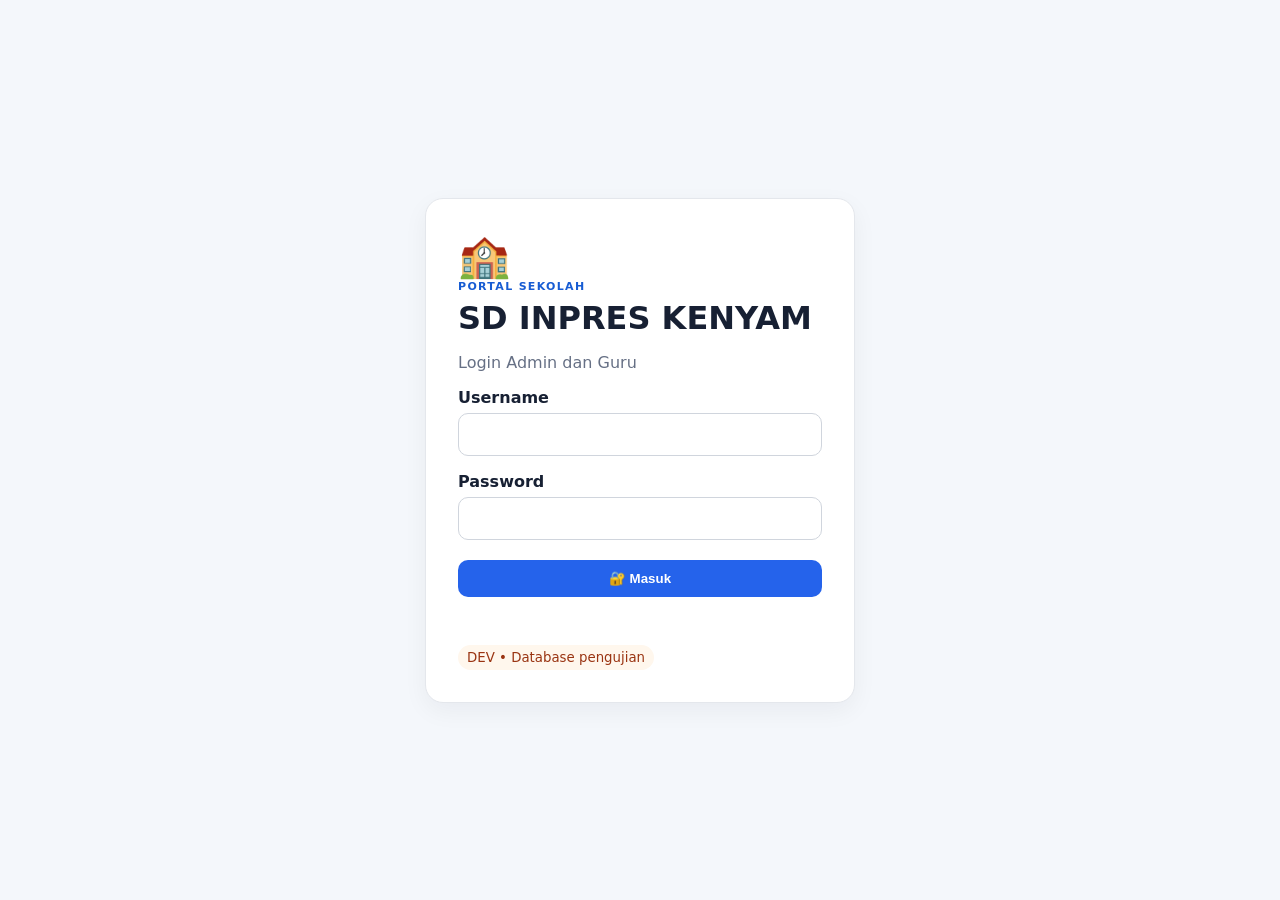
<file: index.html>
<!doctype html>
<html lang="id">
<head>
<meta charset="utf-8">
<meta name="viewport" content="width=device-width,initial-scale=1">
<title>Portal SD Inpres Kenyam</title>
<link rel="stylesheet" href="style.css">
</head>
<body>
<div id="toast" class="toast"></div>
<div id="loginPage" class="login-page">
  <div class="login-card">
    <div class="logo">🏫</div><div class="eyebrow">PORTAL SEKOLAH</div>
    <h1>SD INPRES KENYAM</h1><p class="muted">Login Admin dan Guru</p>
    <form id="loginForm">
      <label>Username<input id="username" required autocomplete="username"></label>
      <label>Password<input id="password" type="password" required autocomplete="current-password"></label>
      <button id="loginBtn" class="primary">🔐 Masuk</button>
    </form>
    <div id="loginMessage" class="message"></div><small>DEV • Database pengujian</small>
  </div>
</div>

<div id="portalPage" class="hidden">
<header class="topbar"><div><div class="eyebrow">SD INPRES KENYAM</div><h2 id="title">Portal</h2><p id="who" class="muted"></p></div><button id="logout" class="danger">Keluar</button></header>

<nav id="adminNav" class="nav hidden">
<button data-page="dashboard">📊 Dashboard</button><button data-page="guru">👨‍🏫 Guru</button><button data-page="siswa">👨‍🎓 Siswa</button>
<button data-page="kelas">🏫 Kelas</button><button data-page="mapel">📚 Mapel</button><button data-page="jadwal">🗓️ Jadwal</button>
<button data-page="absensiGuru">🕘 Absensi Guru</button><button data-page="absensiSiswa">📝 Absensi Siswa</button>
</nav>

<main id="adminMain" class="container hidden">
<section id="page-dashboard" class="page"><div class="stats">
<div><b>👨‍🏫</b><span>Guru</span><strong id="nGuru">-</strong></div><div><b>👨‍🎓</b><span>Siswa</span><strong id="nSiswa">-</strong></div>
<div><b>🏫</b><span>Kelas</span><strong id="nKelas">-</strong></div><div><b>📚</b><span>Mapel</span><strong id="nMapel">-</strong></div></div>
<div class="panel"><h3>Dashboard Admin</h3><p>Semua data diambil dari Spreadsheet DEV melalui API Apps Script.</p><button id="refreshStats" class="ghost">↻ Refresh</button></div></section>

<section id="page-guru" class="page hidden"><div class="panel"><div class="panel-head"><h3>Data Guru</h3><button class="primary small" data-add="guru">＋ Tambah Guru</button></div><div id="guruTable"></div></div></section>
<section id="page-siswa" class="page hidden"><div class="panel"><div class="panel-head"><h3>Data Siswa</h3><button class="primary small" data-add="siswa">＋ Tambah Siswa</button></div><div id="siswaTable"></div></div></section>
<section id="page-kelas" class="page hidden"><div class="panel"><div class="panel-head"><h3>Data Kelas</h3><button class="primary small" data-add="kelas">＋ Tambah Kelas</button></div><div id="kelasTable"></div></div></section>
<section id="page-mapel" class="page hidden"><div class="panel"><div class="panel-head"><h3>Data Mata Pelajaran</h3><button class="primary small" data-add="mapel">＋ Tambah Mapel</button></div><div id="mapelTable"></div></div></section>
<section id="page-jadwal" class="page hidden"><div class="panel"><div class="panel-head"><h3>Data Jadwal</h3><button class="primary small" data-add="jadwal">＋ Tambah Jadwal</button></div><div id="jadwalTable"></div></div></section>
<section id="page-absensiGuru" class="page hidden"><div class="panel"><div class="panel-head"><h3>Absensi Guru</h3><button class="ghost" data-refresh="absensiGuru">↻ Refresh</button></div><div id="absensiGuruTable"></div></div></section>
<section id="page-absensiSiswa" class="page hidden"><div class="panel"><div class="panel-head"><h3>Absensi Siswa</h3><button class="ghost" data-refresh="absensiSiswa">↻ Refresh</button></div><div id="absensiSiswaTable"></div></div></section>
</main>

<main id="guruMain" class="container hidden">
<section id="guruMapelPage" class="page"><div class="stats three"><div><b>📅</b><span>Hari</span><strong id="gHari">-</strong></div><div><b>🗓️</b><span>Jadwal</span><strong id="gJadwal">0</strong></div><div><b>🏫</b><span>Kelas</span><strong id="gKelas">0</strong></div></div>
<div class="panel"><div class="panel-head"><h3>Jadwal Mengajar</h3><button id="refreshGuru" class="ghost">↻ Refresh</button></div><div id="scheduleCards" class="cards"></div></div>
<div id="guruAttendance" class="panel hidden"><div class="panel-head"><div><h3 id="gaTitle">Absensi</h3><p id="gaInfo" class="muted"></p></div><button id="closeGa" class="ghost">Tutup</button></div><div id="gaStudents" class="students"></div></div></section>

<section id="waliPage" class="page hidden"><div class="stats four"><div><b>👨‍🎓</b><span>Siswa</span><strong id="wSiswa">0</strong></div><div><b>✅</b><span>Hadir</span><strong id="wHadir">0</strong></div><div><b>🩺</b><span>Sakit</span><strong id="wSakit">0</strong></div><div><b>📝</b><span>Izin/Alpa</span><strong id="wLain">0</strong></div></div>
<div class="panel"><div class="panel-head"><div><h3 id="wTitle">Wali Kelas</h3><p id="wDate" class="muted"></p></div><button id="refreshWali" class="ghost">↻ Refresh</button></div><div id="wStudents" class="students"></div></div></section>
</main>
</div>

<div id="modal" class="modal hidden"><div class="modal-card"><div class="panel-head"><h3 id="modalTitle">Form</h3><button id="modalClose" class="ghost">✕</button></div><form id="entityForm"></form></div></div>
<script src="app.js"></script>
</body>
</html>
</file>
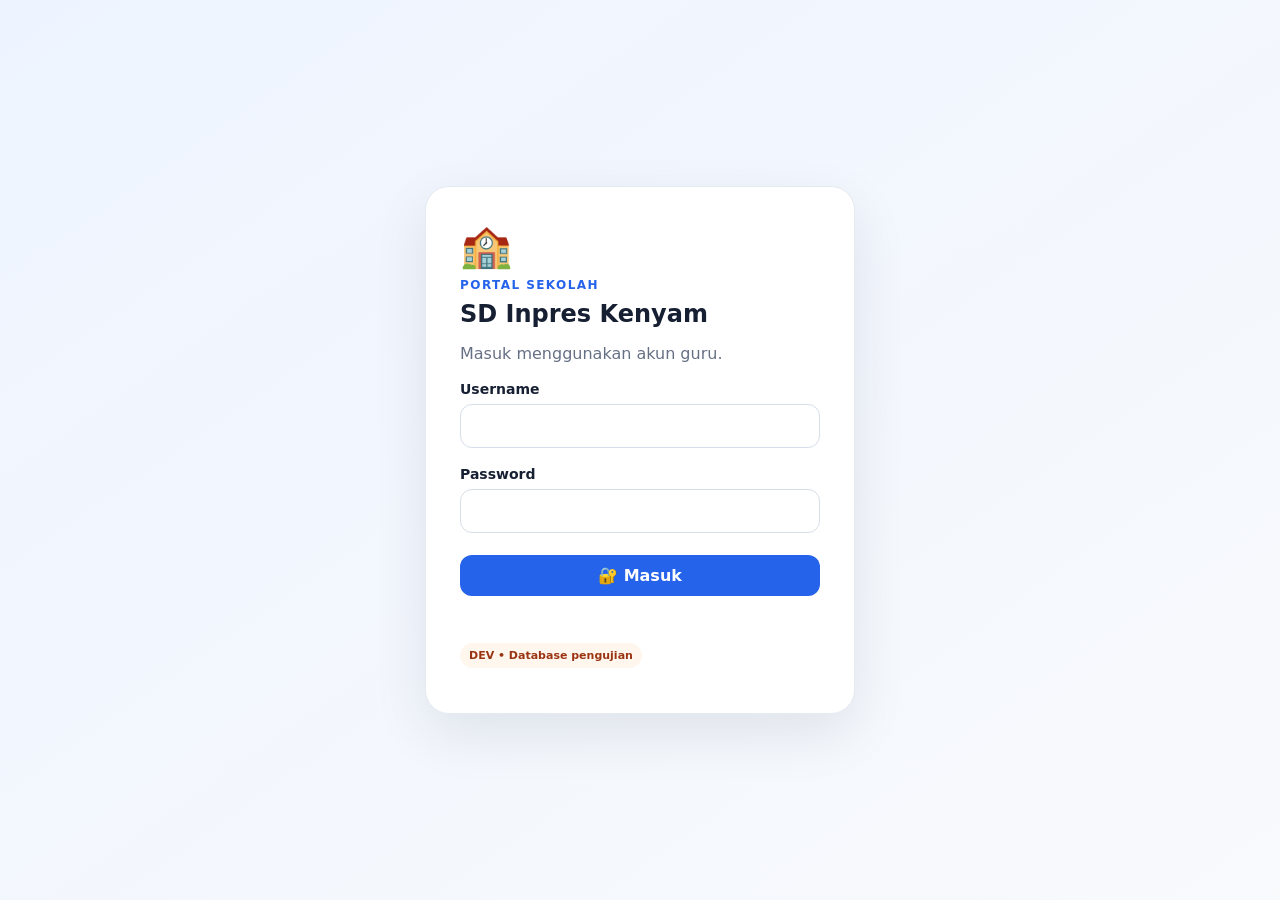
<file: Guru.html>
<!doctype html><html lang="id"><head><meta charset="utf-8"><meta name="viewport" content="width=device-width,initial-scale=1"><title>Portal Guru - SD Inpres Kenyam</title><link rel="stylesheet" href="Guru.css"></head><body>
<div id="toast" class="toast"></div><main class="shell"><section id="loginView" class="login-wrap"><div class="login-card"><div class="brand-mark">🏫</div><p class="eyebrow">PORTAL SEKOLAH</p><h1>SD Inpres Kenyam</h1><p class="muted">Masuk menggunakan akun guru.</p><form id="loginForm"><label>Username<input id="username" autocomplete="username" required></label><label>Password<input id="password" type="password" autocomplete="current-password" required></label><button id="loginBtn" class="primary">🔐 Masuk</button></form><div id="loginMessage" class="message"></div><p class="dev-badge">DEV • Database pengujian</p></div></section>
<section id="appView" class="app hidden"><header class="topbar"><div><p class="eyebrow">SD INPRES KENYAM</p><h2 id="pageTitle">Portal Guru</h2><p id="guruInfo" class="muted"></p></div><button id="logoutBtn" class="danger ghost">Keluar</button></header><div id="loadingBox" class="loading hidden">⏳ Memuat data...</div>
<section id="mapelView" class="hidden"><div class="hero"><div><span>📅</span><p>Hari</p><strong id="mapelHari">-</strong></div><div><span>📚</span><p>Jadwal</p><strong id="jumlahJadwal">0</strong></div><div><span>🏫</span><p>Kelas</p><strong id="jumlahKelas">0</strong></div></div><div class="panel"><div class="panel-head"><div><h3>Jadwal Mengajar</h3><p>Pilih jadwal untuk mengisi absensi siswa.</p></div><button class="ghost" id="refreshMapel">↻ Refresh</button></div><div id="jadwalList" class="cards"></div></div><div id="absenMapelPanel" class="panel hidden"><div class="panel-head"><div><h3 id="judulJadwal">Absensi Siswa</h3><p id="detailJadwal"></p></div><button class="ghost" id="tutupJadwal">Tutup</button></div><div id="siswaMapelList" class="student-list"></div></div></section>
<section id="waliView" class="hidden"><div class="hero four"><div><span>👨‍🎓</span><p>Siswa</p><strong id="waliJumlah">0</strong></div><div><span>✅</span><p>Hadir</p><strong id="waliHadir">0</strong></div><div><span>🩺</span><p>Sakit</p><strong id="waliSakit">0</strong></div><div><span>📝</span><p>Izin / Alpa</p><strong id="waliLain">0</strong></div></div><div class="panel"><div class="panel-head"><div><h3 id="waliKelas">Wali Kelas</h3><p id="waliTanggal">Absensi hari ini</p></div><button class="ghost" id="refreshWali">↻ Refresh</button></div><div id="siswaWaliList" class="student-list"></div></div></section></section></main><script src="Guru.js"></script></body></html>
</file>
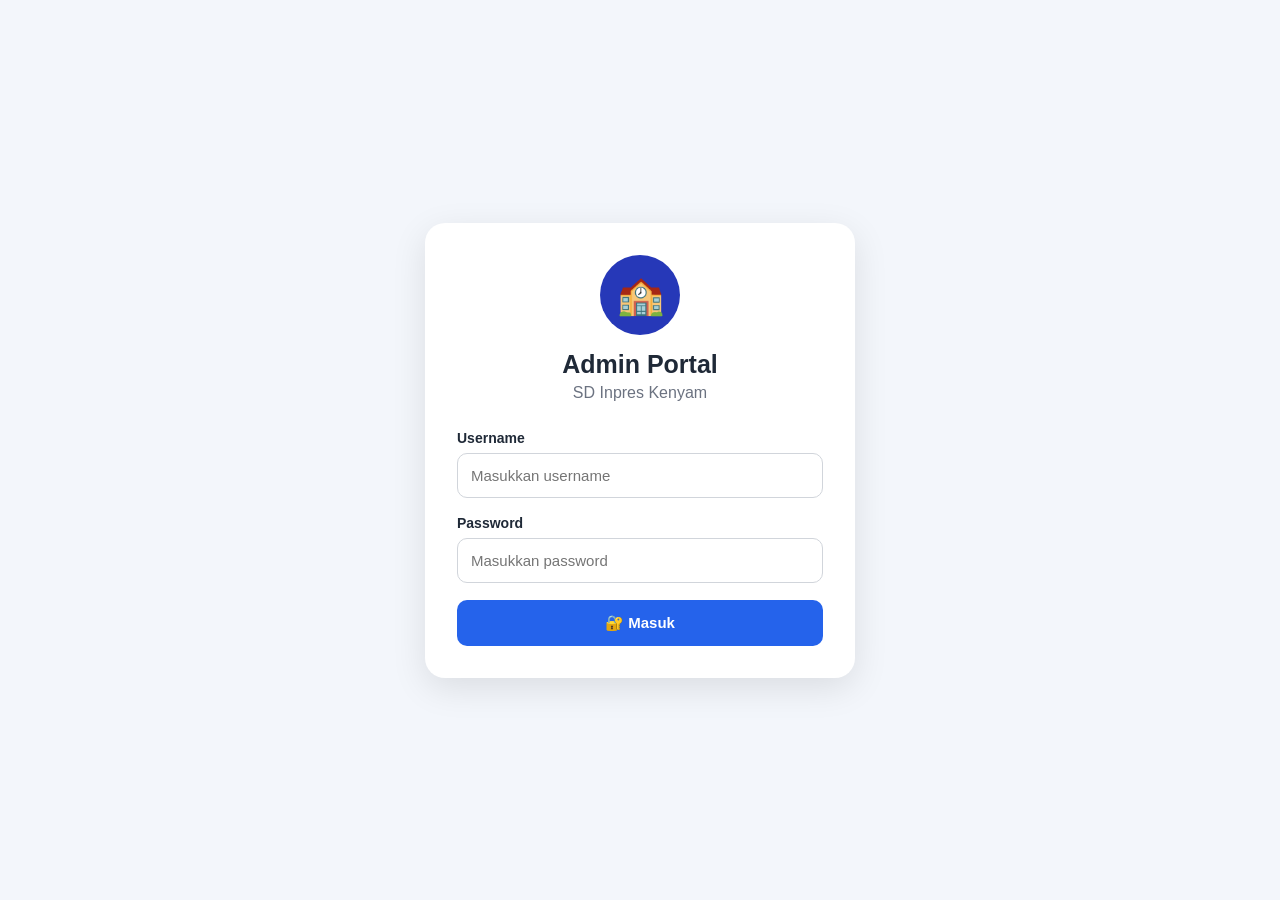
<file: Login.html>
<!DOCTYPE html>
<html>

<head>

  <base target="_top">

  <meta
    name="viewport"
    content="width=device-width, initial-scale=1"
  >

  <style>

    * {
      box-sizing: border-box;
    }

    body {

      margin: 0;

      font-family:
        Arial,
        sans-serif;

      background:
        #f3f6fb;

      color:
        #1f2937;

    }


    /* =====================================================
       LOGIN
       ===================================================== */

    #loginPage {

      min-height: 100vh;

      display: flex;

      justify-content: center;

      align-items: center;

      padding: 20px;

    }


    .login-card {

      width: 100%;

      max-width: 430px;

      background: white;

      padding: 32px;

      border-radius: 20px;

      box-shadow:
        0 10px 35px
        rgba(0,0,0,.10);

    }


    .logo {

      width: 80px;

      height: 80px;

      margin:
        0 auto 15px;

      border-radius: 50%;

      background:
        #2638b8;

      display: flex;

      align-items: center;

      justify-content: center;

      font-size: 38px;

    }


    .login-title {

      text-align: center;

      font-size: 25px;

      font-weight: bold;

      margin-bottom: 5px;

    }


    .login-subtitle {

      text-align: center;

      color:
        #6b7280;

      margin-bottom: 28px;

    }


    label {

      display: block;

      margin-bottom: 7px;

      font-weight: bold;

      font-size: 14px;

    }


    input,
    select {

      width: 100%;

      padding: 13px;

      border:
        1px solid #d1d5db;

      border-radius: 10px;

      font-size: 15px;

      margin-bottom: 17px;

      outline: none;

      background: white;

    }


    input:focus,
    select:focus {

      border-color:
        #2563eb;

    }


    button {

      border: none;

      cursor: pointer;

      border-radius: 10px;

      font-weight: bold;

    }


    button:disabled {

      opacity: .6;

      cursor: wait;

    }


    .login-button {

      width: 100%;

      padding: 14px;

      background:
        #2563eb;

      color: white;

      font-size: 15px;

    }


    #loginMessage {

      margin-top: 15px;

      padding: 12px;

      border-radius: 10px;

      display: none;

      font-size: 14px;

      text-align: center;

    }


    .success {

      display: block !important;

      background:
        #dcfce7;

      color:
        #166534;

    }


    .error {

      display: block !important;

      background:
        #fee2e2;

      color:
        #991b1b;

    }


    .info {

      display: block !important;

      background:
        #dbeafe;

      color:
        #1e40af;

    }


    /* =====================================================
       DASHBOARD
       ===================================================== */

    #dashboardPage {

      display: none;

      min-height: 100vh;

    }


    .topbar {

      background: white;

      padding:
        18px 25px;

      display: flex;

      justify-content:
        space-between;

      align-items: center;

      box-shadow:
        0 2px 10px
        rgba(0,0,0,.06);

      position: sticky;

      top: 0;

      z-index: 10;

    }


    .school-name {

      font-size: 20px;

      font-weight: bold;

    }


    .admin-name {

      color:
        #6b7280;

      font-size: 13px;

      margin-top: 3px;

    }


    .logout-button {

      padding:
        10px 15px;

      background:
        #ef4444;

      color: white;

    }


    .dashboard-container {

      padding: 25px;

      max-width: 1200px;

      margin: auto;

    }


    .welcome {

      margin-bottom: 25px;

    }


    .welcome h1 {

      margin:
        0 0 7px;

      font-size: 28px;

    }


    .welcome p {

      margin: 0;

      color:
        #6b7280;

    }


    /* =====================================================
       STATISTIK
       ===================================================== */

    .stats {

      display: grid;

      grid-template-columns:
        repeat(
          auto-fit,
          minmax(180px, 1fr)
        );

      gap: 15px;

      margin-bottom: 30px;

    }


    .stat-card {

      background: white;

      border-radius: 15px;

      padding: 20px;

      box-shadow:
        0 5px 18px
        rgba(0,0,0,.06);

    }


    .stat-icon {

      font-size: 28px;

      margin-bottom: 10px;

    }


    .stat-title {

      color:
        #6b7280;

      font-size: 13px;

    }


    .stat-number {

      font-size: 28px;

      font-weight: bold;

      margin-top: 5px;

    }


    /* =====================================================
       MENU
       ===================================================== */

    .section-title {

      font-size: 20px;

      font-weight: bold;

      margin-bottom: 15px;

    }


    .menu-grid {

      display: grid;

      grid-template-columns:
        repeat(
          auto-fit,
          minmax(220px, 1fr)
        );

      gap: 15px;

    }


    .menu-card {

      background: white;

      border-radius: 15px;

      padding: 22px;

      box-shadow:
        0 5px 18px
        rgba(0,0,0,.06);

      cursor: pointer;

      transition: .2s;

    }


    .menu-card:hover {

      transform:
        translateY(-2px);

      box-shadow:
        0 8px 22px
        rgba(0,0,0,.10);

    }


    .menu-icon {

      font-size: 32px;

      margin-bottom: 12px;

    }


    .menu-title {

      font-weight: bold;

      font-size: 16px;

      margin-bottom: 5px;

    }


    .menu-description {

      color:
        #6b7280;

      font-size: 13px;

      line-height: 1.4;

    }


    /* =====================================================
       HALAMAN DATA
       ===================================================== */

    #guruPage,
    #siswaPage,
    #kelasPage,
    #mapelPage,
    #jadwalPage,
    #absensiGuruPage,
    #absensiSiswaPage {

      display: none;

      min-height: 100vh;

    }


    .page-container {

      padding: 20px;

      max-width: 1200px;

      margin: auto;

    }


    .page-header {

      display: flex;

      justify-content:
        space-between;

      align-items: center;

      gap: 15px;

      margin-bottom: 20px;

    }


    .page-title {

      font-size: 25px;

      font-weight: bold;

    }


    .back-button {

      padding:
        10px 15px;

      background:
        #6b7280;

      color: white;

      margin-right: 5px;

    }


    .add-button {

      padding:
        11px 16px;

      background:
        #16a34a;

      color: white;

    }


    .search-box {

      background: white;

      padding: 15px;

      border-radius: 14px;

      margin-bottom: 15px;

      box-shadow:
        0 4px 15px
        rgba(0,0,0,.05);

    }


    .search-box input {

      margin: 0;

    }


    .table-card {

      background: white;

      border-radius: 14px;

      overflow-x: auto;

      box-shadow:
        0 4px 15px
        rgba(0,0,0,.05);

    }


    table {

      width: 100%;

      border-collapse:
        collapse;

      min-width: 800px;

    }


    th {

      background:
        #f8fafc;

      text-align: left;

      padding: 13px;

      font-size: 13px;

      white-space: nowrap;

    }


    td {

      padding: 13px;

      border-top:
        1px solid #e5e7eb;

      font-size: 13px;

      white-space: nowrap;

    }


    .badge {

      display: inline-block;

      padding:
        5px 9px;

      border-radius: 20px;

      font-size: 11px;

      font-weight: bold;

    }


    .badge-aktif {

      background:
        #dcfce7;

      color:
        #166534;

    }


    .badge-nonaktif {

      background:
        #fee2e2;

      color:
        #991b1b;

    }


    .action-button {

      padding:
        7px 9px;

      margin-right: 4px;

      color: white;

      font-size: 12px;

    }


    .edit-button {

      background:
        #2563eb;

    }


    .delete-button {

      background:
        #dc2626;

    }


    /* =====================================================
       MODAL
       ===================================================== */

    .modal {

      display: none;

      position: fixed;

      inset: 0;

      background:
        rgba(0,0,0,.45);

      z-index: 100;

      align-items: center;

      justify-content: center;

      padding: 20px;

    }


    .modal-content {

      width: 100%;

      max-width: 500px;

      max-height: 90vh;

      overflow-y: auto;

      background: white;

      border-radius: 18px;

      padding: 24px;

    }


    .modal-title {

      font-size: 21px;

      font-weight: bold;

      margin-bottom: 20px;

    }


    .form-buttons {

      display: flex;

      gap: 10px;

      margin-top: 10px;

    }


    .save-button {

      flex: 1;

      padding: 13px;

      background:
        #2563eb;

      color: white;

    }


    .cancel-button {

      flex: 1;

      padding: 13px;

      background:
        #6b7280;

      color: white;

    }


    #guruMessage,
    #siswaMessage,
    #kelasMessage,
    #mapelMessage,
    #jadwalMessage,
    #absensiGuruMessage,
    #absensiSiswaMessage {

      margin-top: 10px;

      padding: 10px;

      border-radius: 9px;

      display: none;

      font-size: 13px;

    }


    .status-hadir {
      background: #dcfce7;
      color: #166534;
    }

    .status-izin {
      background: #fef3c7;
      color: #92400e;
    }

    .status-sakit {
      background: #dbeafe;
      color: #1e40af;
    }

    .status-alpa {
      background: #fee2e2;
      color: #991b1b;
    }


    /* =====================================================
       MOBILE
       ===================================================== */

    @media (max-width: 600px) {

      .topbar {

        padding: 15px;

      }

      .school-name {

        font-size: 16px;

      }

      .dashboard-container {

        padding: 15px;

      }

      .welcome h1 {

        font-size: 23px;

      }

      .login-card {

        padding: 25px;

      }

      .page-header {

        align-items: flex-start;

        flex-direction: column;

      }

    }

  
/* =====================================================
   HALAMAN AKUN / IMPORT / PENGATURAN
   ===================================================== */

#akunPage,
#importPage,
#pengaturanPage {
  display: none;
  min-height: 100vh;
}

.portal-card {
  background: white;
  border-radius: 15px;
  padding: 22px;
  box-shadow: 0 5px 18px rgba(0,0,0,.06);
  margin-bottom: 18px;
}

.portal-note {
  background: #eff6ff;
  color: #1e40af;
  padding: 12px 14px;
  border-radius: 10px;
  font-size: 13px;
  line-height: 1.5;
  margin-bottom: 18px;
}

.portal-message {
  margin-top: 12px;
  padding: 11px;
  border-radius: 9px;
  display: none;
  font-size: 13px;
}

.portal-grid {
  display: grid;
  grid-template-columns: repeat(auto-fit, minmax(210px, 1fr));
  gap: 15px;
}

.portal-import-options {
  display: grid;
  grid-template-columns: repeat(auto-fit, minmax(170px, 1fr));
  gap: 10px;
  margin-bottom: 18px;
}

.portal-import-button {
  padding: 12px;
  background: #f8fafc;
  border: 1px solid #d1d5db;
  color: #1f2937;
}

.portal-import-button.active {
  background: #dbeafe;
  border-color: #2563eb;
  color: #1e40af;
}

.portal-file-box {
  border: 2px dashed #cbd5e1;
  border-radius: 12px;
  padding: 20px;
  text-align: center;
  margin-bottom: 15px;
}

.portal-file-box input[type="file"] {
  margin: 10px auto 0;
  display: block;
}

.portal-table-wrap {
  overflow-x: auto;
  margin-top: 15px;
}

.portal-table {
  width: 100%;
  border-collapse: collapse;
  min-width: 650px;
}

.portal-table th,
.portal-table td {
  padding: 10px;
  border: 1px solid #e5e7eb;
  text-align: left;
  font-size: 12px;
}

.portal-table th {
  background: #f8fafc;
}

.danger-note {
  background: #fff7ed;
  color: #9a3412;
  padding: 11px;
  border-radius: 9px;
  font-size: 12px;
  margin-top: 12px;
}

  </style>

</head>


<body>


<!-- =====================================================
     LOGIN
     ===================================================== -->

<div id="loginPage">

  <div class="login-card">

    <div class="logo">
      🏫
    </div>

    <div class="login-title">
      Admin Portal
    </div>

    <div class="login-subtitle">
      SD Inpres Kenyam
    </div>


    <label>
      Username
    </label>

    <input
      id="username"
      type="text"
      placeholder="Masukkan username"
      autocomplete="username"
    >


    <label>
      Password
    </label>

    <input
      id="password"
      type="password"
      placeholder="Masukkan password"
      autocomplete="current-password"
    >


    <button
      id="loginButton"
      class="login-button"
      onclick="login()"
    >
      🔐 Masuk
    </button>


    <div id="loginMessage"></div>

  </div>

</div>



<!-- =====================================================
     DASHBOARD
     ===================================================== -->

<div id="dashboardPage">


  <div class="topbar">

    <div>

      <div class="school-name">
        🏫 SD INPRES KENYAM
      </div>

      <div class="admin-name">
        Admin Portal:
        <span id="adminUsername">-</span>
      </div>

    </div>


    <button
      class="logout-button"
      onclick="logout()"
    >
      Keluar
    </button>

  </div>


  <div class="dashboard-container">


    <div class="welcome">

      <h1>
        Dashboard Admin Portal
      </h1>

      <p>
        Kelola data sekolah, guru, siswa,
        kelas, jadwal, dan sistem absensi.
      </p>

    </div>


    <!-- STATISTIK -->

    <div class="stats">


      <div class="stat-card">

        <div class="stat-icon">
          👨‍🏫
        </div>

        <div class="stat-title">
          Guru
        </div>

        <div
          id="jumlahGuru"
          class="stat-number"
        >
          ...
        </div>

      </div>


      <div class="stat-card">

        <div class="stat-icon">
          👨‍🎓
        </div>

        <div class="stat-title">
          Siswa
        </div>

        <div
          id="jumlahSiswa"
          class="stat-number"
        >
          ...
        </div>

      </div>


      <div class="stat-card">

        <div class="stat-icon">
          🏫
        </div>

        <div class="stat-title">
          Kelas
        </div>

        <div
          id="jumlahKelas"
          class="stat-number"
        >
          ...
        </div>

      </div>


      <div class="stat-card">

        <div class="stat-icon">
          📚
        </div>

        <div class="stat-title">
          Mata Pelajaran
        </div>

        <div
          id="jumlahMapel"
          class="stat-number"
        >
          ...
        </div>

      </div>


    </div>


    <!-- DATA SEKOLAH -->

    <div class="section-title">
      📊 Data Sekolah
    </div>


    <div class="menu-grid">


      <!-- DATA GURU -->

      <div
        class="menu-card"
        onclick="bukaGuru()"
      >

        <div class="menu-icon">
          👨‍🏫
        </div>

        <div class="menu-title">
          Data Guru
        </div>

        <div class="menu-description">
          Tambah, edit, hapus, dan kelola
          data guru.
        </div>

      </div>


      <!-- DATA SISWA -->

      <div
        class="menu-card"
        onclick="bukaSiswa()"
      >

        <div class="menu-icon">
          👨‍🎓
        </div>

        <div class="menu-title">
          Data Siswa
        </div>

        <div class="menu-description">
          Tambah, edit, hapus, cari, dan kelola
          seluruh data siswa sekolah.
        </div>

      </div>


      <!-- KELAS -->

      <div
        class="menu-card"
        onclick="bukaKelas()"
      >

        <div class="menu-icon">
          🏫
        </div>

        <div class="menu-title">
          Data Kelas
        </div>

        <div class="menu-description">
          Tambah, edit, hapus, dan kelola
          kelas serta wali kelas.
        </div>

      </div>


      <!-- MAPEL -->

      <div
        class="menu-card"
        onclick="bukaMapel()"
      >

        <div class="menu-icon">
          📚
        </div>

        <div class="menu-title">
          Mata Pelajaran
        </div>

        <div class="menu-description">
          Kelola daftar mata pelajaran.
        </div>

      </div>


      <!-- JADWAL -->

      <div
        class="menu-card"
        onclick="bukaJadwal()"
      >

        <div class="menu-icon">
          🕐
        </div>

        <div class="menu-title">
          Jadwal
        </div>

        <div class="menu-description">
          Kelola jadwal pelajaran setiap kelas.
        </div>

      </div>


    </div>


    <br>


    <!-- ABSENSI -->

    <div class="section-title">
      📝 Absensi
    </div>


    <div class="menu-grid">


      <div
        class="menu-card"
        onclick="bukaAbsensiGuru()"
      >

        <div class="menu-icon">
          👨‍🏫
        </div>

        <div class="menu-title">
          Absensi Guru
        </div>

        <div class="menu-description">
          Lihat dan kelola data kehadiran guru.
        </div>

      </div>


      <div
        class="menu-card"
        onclick="bukaAbsensiSiswa()"
      >

        <div class="menu-icon">
          👨‍🎓
        </div>

        <div class="menu-title">
          Absensi Siswa
        </div>

        <div class="menu-description">
          Lihat dan kelola data kehadiran siswa.
        </div>

      </div>


    </div>


    <br>


    <!-- MANAJEMEN -->

    <div class="section-title">
      ⚙️ Manajemen Portal
    </div>


    <div class="menu-grid">


      <div
        class="menu-card"
        onclick="bukaAkun()"
      >

        <div class="menu-icon">
          👤
        </div>

        <div class="menu-title">
          Akun
        </div>

        <div class="menu-description">
          Kelola akun Admin Portal dan akun guru.
        </div>

      </div>


      <div
        class="menu-card"
        onclick="bukaImportData()"
      >

        <div class="menu-icon">
          📥
        </div>

        <div class="menu-title">
          Import Data
        </div>

        <div class="menu-description">
          Tambahkan data sekolah tanpa
          mengubah kode.
        </div>

      </div>


      <div
        class="menu-card"
        onclick="bukaPengaturan()"
      >

        <div class="menu-icon">
          ⚙️
        </div>

        <div class="menu-title">
          Pengaturan
        </div>

        <div class="menu-description">
          Pengaturan dasar Portal SD Inpres Kenyam.
        </div>

      </div>


    </div>


  </div>

</div>




<!-- =====================================================
     HALAMAN AKUN ADMIN
     ===================================================== -->

<div id="akunPage">

  <div class="topbar">
    <div>
      <div class="school-name">👤 AKUN ADMIN PORTAL</div>
      <div class="admin-name">Kelola akun Admin yang sedang aktif</div>
    </div>

    <button class="logout-button" onclick="logout()">
      Keluar
    </button>
  </div>

  <div class="page-container">

    <div class="page-header">
      <div class="page-title">Akun Admin</div>

      <button
        class="back-button"
        onclick="kembaliDashboardDariPortal('akunPage')"
      >
        ← Dashboard
      </button>
    </div>

    <div class="portal-card">

      <div class="portal-note">
        🔐 Password tidak pernah ditampilkan. Kosongkan password baru
        jika hanya ingin mengganti username.
      </div>

      <label>Username</label>
      <input
        id="akunUsername"
        type="text"
        placeholder="Username Admin"
        autocomplete="username"
      >

      <label>Password Baru</label>
      <input
        id="akunPassword"
        type="password"
        placeholder="Kosongkan jika tidak ingin mengubah password"
        autocomplete="new-password"
      >

      <label>Konfirmasi Password Baru</label>
      <input
        id="akunPasswordKonfirmasi"
        type="password"
        placeholder="Ulangi password baru"
        autocomplete="new-password"
      >

      <div id="akunMessage" class="portal-message"></div>

      <div class="form-buttons">
        <button
          class="cancel-button"
          onclick="kembaliDashboardDariPortal('akunPage')"
        >
          Batal
        </button>

        <button
          class="save-button"
          id="simpanAkunButton"
          onclick="simpanAkun()"
        >
          Simpan Perubahan
        </button>
      </div>

    </div>

  </div>

</div>


<!-- =====================================================
     HALAMAN IMPORT DATA
     ===================================================== -->

<div id="importPage">

  <div class="topbar">
    <div>
      <div class="school-name">📥 IMPORT DATA</div>
      <div class="admin-name">Import data sekolah dari CSV</div>
    </div>

    <button class="logout-button" onclick="logout()">
      Keluar
    </button>
  </div>

  <div class="page-container">

    <div class="page-header">
      <div class="page-title">Import Data</div>

      <button
        class="back-button"
        onclick="kembaliDashboardDariPortal('importPage')"
      >
        ← Dashboard
      </button>
    </div>

    <div class="portal-card">

      <div class="portal-note">
        📌 Pilih jenis data terlebih dahulu. File CSV harus mengikuti
        urutan kolom pada Sheet tujuan. Baris pertama/header tidak perlu
        dimasukkan karena sistem langsung menggunakan data mulai baris kedua.
      </div>

      <label>Jenis Data</label>

      <div class="portal-import-options">

        <button
          type="button"
          class="portal-import-button active"
          id="importJenisGuru"
          onclick="pilihJenisImport('GURU')"
        >
          👨‍🏫 Guru
        </button>

        <button
          type="button"
          class="portal-import-button"
          id="importJenisSiswa"
          onclick="pilihJenisImport('SISWA')"
        >
          👨‍🎓 Siswa
        </button>

        <button
          type="button"
          class="portal-import-button"
          id="importJenisKelas"
          onclick="pilihJenisImport('KELAS')"
        >
          🏫 Kelas
        </button>

        <button
          type="button"
          class="portal-import-button"
          id="importJenisMapel"
          onclick="pilihJenisImport('MAPEL')"
        >
          📚 Mapel
        </button>

        <button
          type="button"
          class="portal-import-button"
          id="importJenisJadwal"
          onclick="pilihJenisImport('JADWAL')"
        >
          🕐 Jadwal
        </button>

      </div>

      <div style="display:flex;gap:8px;flex-wrap:wrap;margin-bottom:10px">
        <button type="button" class="back-button" onclick="downloadTemplateImport()">
          📄 Download Template CSV
        </button>
      </div>

      <div class="portal-file-box">

        <div>
          📄 Pilih file CSV
        </div>

        <input
          id="importFile"
          type="file"
          accept=".csv,text/csv"
          onchange="bacaFileImport(this)"
        >

        <div
          id="importNamaFile"
          style="margin-top:8px;color:#6b7280;font-size:12px"
        >
          Belum ada file dipilih.
        </div>

      </div>

      <div id="importPreview"></div>

      <div class="danger-note">
        ⚠️ Import akan menambahkan baris baru ke Sheet. Data lama tidak
        dihapus. Untuk sementara kita sengaja membatasi import ke CSV
        agar data Excel tidak masuk setengah-setengah.
      </div>

      <div id="importMessage" class="portal-message"></div>

      <div class="form-buttons">

        <button
          class="cancel-button"
          onclick="kembaliDashboardDariPortal('importPage')"
        >
          Batal
        </button>

        <button
          class="save-button"
          id="importButton"
          onclick="jalankanImportData()"
        >
          📥 Import Data
        </button>

      </div>

    </div>

  </div>

</div>


<!-- =====================================================
     HALAMAN PENGATURAN
     ===================================================== -->

<div id="pengaturanPage">

  <div class="topbar">
    <div>
      <div class="school-name">⚙️ PENGATURAN PORTAL</div>
      <div class="admin-name">Pengaturan dasar sistem sekolah</div>
    </div>

    <button class="logout-button" onclick="logout()">
      Keluar
    </button>
  </div>

  <div class="page-container">

    <div class="page-header">
      <div class="page-title">Pengaturan</div>

      <button
        class="back-button"
        onclick="kembaliDashboardDariPortal('pengaturanPage')"
      >
        ← Dashboard
      </button>
    </div>

    <div class="portal-card">

      <div class="portal-grid">

        <div>
          <label>Nama Sekolah</label>
          <input
            id="pengaturanNamaSekolah"
            type="text"
            placeholder="Nama sekolah"
          >
        </div>

        <div>
          <label>Tahun Ajaran</label>
          <input
            id="pengaturanTahunAjaran"
            type="text"
            placeholder="Contoh: 2026/2027"
          >
        </div>

        <div>
          <label>Semester</label>
          <select id="pengaturanSemester">
            <option value="">Pilih semester</option>
            <option value="GANJIL">GANJIL</option>
            <option value="GENAP">GENAP</option>
          </select>
        </div>

        <div>
          <label>Jam Masuk</label>
          <input
            id="pengaturanJamMasuk"
            type="time"
          >
        </div>

        <div>
          <label>Batas Absensi</label>
          <input
            id="pengaturanBatasAbsensi"
            type="time"
          >
        </div>

      </div>

      <div id="pengaturanMessage" class="portal-message"></div>

      <div class="form-buttons">

        <button
          class="cancel-button"
          onclick="kembaliDashboardDariPortal('pengaturanPage')"
        >
          Batal
        </button>

        <button
          class="save-button"
          id="simpanPengaturanButton"
          onclick="simpanPengaturan()"
        >
          Simpan Pengaturan
        </button>

      </div>

    </div>

  </div>

</div>


<!-- =====================================================
     HALAMAN DATA GURU
     ===================================================== -->

<div id="guruPage">


  <div class="topbar">

    <div>

      <div class="school-name">
        👨‍🏫 DATA GURU
      </div>

      <div class="admin-name">
        SD Inpres Kenyam
      </div>

    </div>


    <button
      class="logout-button"
      onclick="logout()"
    >
      Keluar
    </button>

  </div>


  <div class="page-container">


    <div class="page-header">

      <div class="page-title">
        Data Guru
      </div>


      <div>

        <button
          class="back-button"
          onclick="kembaliDashboard()"
        >
          ← Dashboard
        </button>


        <button
          class="add-button"
          onclick="bukaFormGuru()"
        >
          ＋ Tambah Guru
        </button>

      </div>

    </div>


    <div class="search-box">

      <input
        id="cariGuru"
        type="text"
        placeholder="🔎 Cari nama, username, ID, atau kelas wali..."
        oninput="filterGuru()"
      >

    </div>


    <div class="table-card">

      <table>

        <thead>

          <tr>

            <th>ID</th>

            <th>Nama Guru</th>

            <th>Username</th>

            <th>Role</th>

            <th>Kelas Wali</th>

            <th>Status</th>

            <th>Aksi</th>

          </tr>

        </thead>


        <tbody id="tabelGuru">

          <tr>

            <td
              colspan="7"
              style="text-align:center;padding:30px"
            >
              Memuat data guru...
            </td>

          </tr>

        </tbody>

      </table>

    </div>


  </div>

</div>



<!-- =====================================================
     HALAMAN DATA SISWA
     ===================================================== -->

<div id="siswaPage">


  <div class="topbar">

    <div>

      <div class="school-name">
        👨‍🎓 DATA SISWA
      </div>

      <div class="admin-name">
        SD Inpres Kenyam
      </div>

    </div>


    <button
      class="logout-button"
      onclick="logout()"
    >
      Keluar
    </button>

  </div>


  <div class="page-container">


    <div class="page-header">

      <div class="page-title">
        Data Siswa
      </div>


      <div>

        <button
          class="back-button"
          onclick="kembaliDashboardDariSiswa()"
        >
          ← Dashboard
        </button>


        <button
          class="add-button"
          onclick="bukaFormSiswa()"
        >
          ＋ Tambah Siswa
        </button>

      </div>

    </div>


    <div class="search-box">

      <input
        id="cariSiswa"
        type="text"
        placeholder="🔎 Cari nama, NIS, NISN, ID, atau kelas..."
        oninput="filterSiswa()"
      >

    </div>


    <div class="table-card">

      <table>

        <thead>

          <tr>

            <th>ID</th>

            <th>NIS</th>

            <th>NISN</th>

            <th>Nama Siswa</th>

            <th>JK</th>

            <th>Kelas</th>

            <th>Status</th>

            <th>Aksi</th>

          </tr>

        </thead>


        <tbody id="tabelSiswa">

          <tr>

            <td
              colspan="8"
              style="text-align:center;padding:30px"
            >
              Memuat data siswa...
            </td>

          </tr>

        </tbody>

      </table>

    </div>


  </div>

</div>



<!-- =====================================================
     HALAMAN DATA KELAS
     ===================================================== -->

<div id="kelasPage">


  <div class="topbar">

    <div>

      <div class="school-name">
        🏫 DATA KELAS
      </div>

      <div class="admin-name">
        SD Inpres Kenyam
      </div>

    </div>


    <button
      class="logout-button"
      onclick="logout()"
    >
      Keluar
    </button>

  </div>


  <div class="page-container">


    <div class="page-header">

      <div class="page-title">
        Data Kelas
      </div>


      <div>

        <button
          class="back-button"
          onclick="kembaliDashboardDariKelas()"
        >
          ← Dashboard
        </button>


        <button
          class="add-button"
          onclick="bukaFormKelas()"
        >
          ＋ Tambah Kelas
        </button>

      </div>

    </div>


    <div class="search-box">

      <input
        id="cariKelas"
        type="text"
        placeholder="🔎 Cari ID, nama kelas, wali kelas, atau status..."
        oninput="filterKelas()"
      >

    </div>


    <div class="table-card">

      <table>

        <thead>

          <tr>

            <th>ID Kelas</th>

            <th>Nama Kelas</th>

            <th>Wali Kelas</th>

            <th>Status</th>

            <th>Aksi</th>

          </tr>

        </thead>


        <tbody id="tabelKelas">

          <tr>

            <td
              colspan="5"
              style="text-align:center;padding:30px"
            >
              Memuat data kelas...
            </td>

          </tr>

        </tbody>

      </table>

    </div>


  </div>

</div>



<!-- =====================================================
     HALAMAN MATA PELAJARAN
     ===================================================== -->

<div
  id="mapelPage"
>


  <div class="topbar">

    <div>

      <div class="school-name">
        📚 DATA MATA PELAJARAN
      </div>

      <div class="admin-name">
        SD Inpres Kenyam
      </div>

    </div>


    <button
      class="logout-button"
      onclick="logout()"
    >
      Keluar
    </button>

  </div>


  <div class="page-container">


    <div class="page-header">

      <div class="page-title">
        Data Mata Pelajaran
      </div>


      <div>

        <button
          class="back-button"
          onclick="kembaliDashboardDariMapel()"
        >
          ← Dashboard
        </button>


        <button
          class="add-button"
          onclick="bukaFormMapel()"
        >
          ＋ Tambah Mata Pelajaran
        </button>

      </div>

    </div>


    <div class="search-box">

      <input
        id="cariMapel"
        type="text"
        placeholder="🔎 Cari ID, nama mata pelajaran, atau status..."
        oninput="filterMapel()"
      >

    </div>


    <div class="table-card">

      <table>

        <thead>

          <tr>

            <th>ID Mapel</th>

            <th>Nama Mata Pelajaran</th>

            <th>Status</th>

            <th>Aksi</th>

          </tr>

        </thead>


        <tbody id="tabelMapel">

          <tr>

            <td
              colspan="4"
              style="text-align:center;padding:30px"
            >
              Memuat data mata pelajaran...
            </td>

          </tr>

        </tbody>

      </table>

    </div>


  </div>

</div>



<!-- =====================================================
     HALAMAN JADWAL
     ===================================================== -->

<div
  id="jadwalPage"
>


  <div class="topbar">

    <div>

      <div class="school-name">
        🕐 DATA JADWAL
      </div>

      <div class="admin-name">
        SD Inpres Kenyam
      </div>

    </div>


    <button
      class="logout-button"
      onclick="logout()"
    >
      Keluar
    </button>

  </div>


  <div class="page-container">


    <div class="page-header">

      <div class="page-title">
        Data Jadwal
      </div>


      <div>

        <button
          class="back-button"
          onclick="kembaliDashboardDariJadwal()"
        >
          ← Dashboard
        </button>


        <button
          class="add-button"
          onclick="bukaFormJadwal()"
        >
          ＋ Tambah Jadwal
        </button>

      </div>

    </div>


    <div class="search-box">

      <input
        id="cariJadwal"
        type="text"
        placeholder="🔎 Cari hari, guru, kelas, mata pelajaran, atau jam..."
        oninput="filterJadwal()"
      >

    </div>


    <div class="table-card">

      <table>

        <thead>

          <tr>

            <th>ID Jadwal</th>

            <th>Hari</th>

            <th>Jam Pelajaran</th>

            <th>Guru</th>

            <th>Kelas</th>

            <th>Mata Pelajaran</th>

            <th>Aksi</th>

          </tr>

        </thead>


        <tbody id="tabelJadwal">

          <tr>

            <td
              colspan="7"
              style="text-align:center;padding:30px"
            >
              Memuat data jadwal...
            </td>

          </tr>

        </tbody>

      </table>

    </div>


  </div>

</div>


<!-- =====================================================
     HALAMAN ABSENSI GURU
     ===================================================== -->

<div id="absensiGuruPage">

  <div class="topbar">

    <div>
      <div class="school-name">
        📝 ABSENSI GURU
      </div>

      <div class="admin-name">
        SD Inpres Kenyam
      </div>
    </div>

    <button
      class="logout-button"
      onclick="logout()"
    >
      Keluar
    </button>

  </div>


  <div class="page-container">

    <div class="page-header">

      <div class="page-title">
        Absensi Guru
      </div>

      <div>

        <button
          class="back-button"
          onclick="kembaliDashboardDariAbsensiGuru()"
        >
          ← Dashboard
        </button>

        <button
          class="add-button"
          onclick="bukaFormAbsensiGuru()"
        >
          ＋ Tambah Absensi
        </button>

      </div>

    </div>


    <!-- FILTER -->

    <div class="search-box">

      <input
        id="cariAbsensiGuru"
        type="text"
        placeholder="🔎 Cari tanggal, nama guru, status, jam..."
        oninput="filterAbsensiGuru()"
      >

    </div>


    <!-- TABEL -->

    <div class="table-card">

      <table>

        <thead>

          <tr>

            <th>ID</th>

            <th>Tanggal</th>

            <th>Jam</th>

            <th>Guru</th>

            <th>Jam Pelajaran</th>

            <th>Status</th>

            <th>Keterangan</th>

            <th>Aksi</th>

          </tr>

        </thead>


        <tbody id="tabelAbsensiGuru">

          <tr>

            <td
              colspan="8"
              style="
                text-align:center;
                padding:30px
              "
            >
              Memuat data absensi guru...
            </td>

          </tr>

        </tbody>

      </table>

    </div>

  </div>

</div>


<!-- =====================================================
     MODAL FORM ABSENSI GURU
     ===================================================== -->

<div
  id="absensiGuruModal"
  class="modal"
>

  <div class="modal-content">

    <div
      id="absensiGuruModalTitle"
      class="modal-title"
    >
      Tambah Absensi Guru
    </div>


    <input
      id="absensiGuruId"
      type="hidden"
    >


    <label>
      Tanggal
    </label>

    <input
      id="absensiGuruTanggal"
      type="date"
    >


    <label>
      Guru
    </label>

    <select id="absensiGuruGuru">

      <option value="">
        Pilih guru
      </option>

    </select>


    <label>
      Jam Absen
    </label>

    <input
      id="absensiGuruJam"
      type="time"
    >


    <label>
      Jam Pelajaran
    </label>

    <input
      id="absensiGuruJamPelajaran"
      type="text"
      placeholder="Contoh: 07:00 - 08:00"
    >


    <label>
      Jadwal
    </label>

    <select id="absensiGuruJadwal">

      <option value="">
        Tidak menggunakan jadwal
      </option>

    </select>


    <label>
      Status Kehadiran
    </label>

    <select id="absensiGuruStatus">

      <option value="HADIR">
        HADIR
      </option>

      <option value="IZIN">
        IZIN
      </option>

      <option value="SAKIT">
        SAKIT
      </option>

      <option value="ALPA">
        ALPA
      </option>

    </select>


    <label>
      Keterangan
    </label>

    <input
      id="absensiGuruKeterangan"
      type="text"
      placeholder="Keterangan (opsional)"
    >


    <div id="absensiGuruMessage"></div>


    <div class="form-buttons">

      <button
        class="cancel-button"
        onclick="tutupFormAbsensiGuru()"
      >
        Batal
      </button>


      <button
        class="save-button"
        id="simpanAbsensiGuruButton"
        onclick="simpanAbsensiGuru()"
      >
        Simpan Absensi
      </button>

    </div>

  </div>

</div>
<!-- =====================================================
     HALAMAN ABSENSI SISWA
     ===================================================== -->

<div id="absensiSiswaPage">

  <div class="topbar">
    <div>
      <div class="school-name">
        📝 ABSENSI SISWA
      </div>
      <div class="admin-name">
        SD Inpres Kenyam
      </div>
    </div>

    <button
      class="logout-button"
      onclick="logout()"
    >
      Keluar
    </button>
  </div>

  <div class="page-container">

    <div class="page-header">
      <div class="page-title">
        Absensi Siswa
      </div>

      <div>
        <button
          class="back-button"
          onclick="kembaliDashboardDariAbsensiSiswa()"
        >
          ← Dashboard
        </button>

        <button
          class="add-button"
          onclick="bukaFormAbsensiSiswa()"
        >
          ＋ Tambah Absensi
        </button>
      </div>
    </div>

    <div class="search-box">
      <input
        id="cariAbsensiSiswa"
        type="text"
        placeholder="🔎 Cari tanggal, siswa, guru, kelas, status..."
        oninput="filterAbsensiSiswa()"
      >
    </div>

    <div class="table-card">
      <table>
        <thead>
          <tr>
            <th>ID</th>
            <th>Tanggal</th>
            <th>Jam</th>
            <th>Siswa</th>
            <th>Guru</th>
            <th>Kelas</th>
            <th>Jam Pelajaran</th>
            <th>Status</th>
            <th>Keterangan</th>
            <th>Aksi</th>
          </tr>
        </thead>
        <tbody id="tabelAbsensiSiswa">
          <tr>
            <td colspan="10" style="text-align:center;padding:30px">
              Memuat data absensi siswa...
            </td>
          </tr>
        </tbody>
      </table>
    </div>

  </div>
</div>


<!-- =====================================================
     MODAL FORM ABSENSI SISWA
     ===================================================== -->

<div id="absensiSiswaModal" class="modal">

  <div class="modal-content">

    <div id="absensiSiswaModalTitle" class="modal-title">
      Tambah Absensi Siswa
    </div>

    <input id="absensiSiswaId" type="hidden">

    <label>Tanggal</label>
    <input id="absensiSiswaTanggal" type="date">

    <label>Jam Absen</label>
    <input id="absensiSiswaJam" type="time">

    <label>Siswa</label>
    <select id="absensiSiswaSiswa">
      <option value="">Pilih siswa</option>
    </select>

    <label>Guru</label>
    <select id="absensiSiswaGuru">
      <option value="">Pilih guru</option>
    </select>

    <label>Kelas</label>
    <select id="absensiSiswaKelas">
      <option value="">Pilih kelas</option>
    </select>

    <label>Jam Pelajaran</label>
    <input
      id="absensiSiswaJamPelajaran"
      type="text"
      placeholder="Contoh: 1 atau 1-2"
    >

    <label>Jadwal</label>
    <select id="absensiSiswaJadwal">
      <option value="">Tidak menggunakan jadwal</option>
    </select>

    <label>Status Kehadiran</label>
    <select id="absensiSiswaStatus">
      <option value="HADIR">HADIR</option>
      <option value="IZIN">IZIN</option>
      <option value="SAKIT">SAKIT</option>
      <option value="ALPA">ALPA</option>
    </select>

    <label>Keterangan</label>
    <input
      id="absensiSiswaKeterangan"
      type="text"
      placeholder="Keterangan (opsional)"
    >

    <div id="absensiSiswaMessage"></div>

    <div class="form-buttons">
      <button
        class="cancel-button"
        onclick="tutupFormAbsensiSiswa()"
      >
        Batal
      </button>

      <button
        class="save-button"
        id="simpanAbsensiSiswaButton"
        onclick="simpanAbsensiSiswa()"
      >
        Simpan Absensi
      </button>
    </div>

  </div>
</div>


<!-- =====================================================
     MODAL FORM GURU
     ===================================================== -->

<div
  id="guruModal"
  class="modal"
>

  <div class="modal-content">


    <div
      id="guruModalTitle"
      class="modal-title"
    >
      Tambah Guru
    </div>


    <input
      id="guruId"
      type="hidden"
    >


    <label>
      Nama Guru
    </label>

    <input
      id="guruNama"
      type="text"
      placeholder="Nama lengkap guru"
    >


    <label>
      Username
    </label>

    <input
      id="guruUsername"
      type="text"
      placeholder="Username login guru"
    >


    <label>
      Password
    </label>

    <input
      id="guruPassword"
      type="password"
      placeholder="Password guru"
    >


    <small
      id="passwordInfo"
      style="
        display:block;
        margin-top:-10px;
        margin-bottom:15px;
        color:#6b7280;
      "
    >
      Saat edit, kosongkan jika password
      tidak ingin diubah.
    </small>


    <label>
      Role
    </label>

    <select id="guruRole">

      <option value="GURU">
        GURU
      </option>

      <option value="GURU_MAPEL">
        GURU_MAPEL
      </option>

      <option value="WALI_KELAS">
        WALI_KELAS
      </option>

    </select>


    <label>
      Kelas Wali
    </label>

    <select id="guruKelasWali">

      <option value="">
        Tidak menjadi wali kelas
      </option>

    </select>


    <label>
      Status
    </label>

    <select id="guruStatus">

      <option value="AKTIF">
        AKTIF
      </option>

      <option value="NONAKTIF">
        NONAKTIF
      </option>

    </select>


    <div id="guruMessage"></div>


    <div class="form-buttons">

      <button
        class="cancel-button"
        onclick="tutupFormGuru()"
      >
        Batal
      </button>


      <button
        class="save-button"
        id="simpanGuruButton"
        onclick="simpanGuru()"
      >
        Simpan Guru
      </button>

    </div>


  </div>

</div>



<!-- =====================================================
     MODAL FORM SISWA
     ===================================================== -->

<div
  id="siswaModal"
  class="modal"
>

  <div class="modal-content">


    <div
      id="siswaModalTitle"
      class="modal-title"
    >
      Tambah Siswa
    </div>


    <input
      id="siswaId"
      type="hidden"
    >


    <label>
      NIS
    </label>

    <input
      id="siswaNis"
      type="text"
      placeholder="Nomor Induk Siswa"
    >


    <label>
      NISN
    </label>

    <input
      id="siswaNisn"
      type="text"
      placeholder="Nomor Induk Siswa Nasional"
    >


    <label>
      Nama Siswa
    </label>

    <input
      id="siswaNama"
      type="text"
      placeholder="Nama lengkap siswa"
    >


    <label>
      Jenis Kelamin
    </label>

    <select id="siswaJk">

      <option value="">
        Pilih jenis kelamin
      </option>

      <option value="L">
        L - Laki-laki
      </option>

      <option value="P">
        P - Perempuan
      </option>

    </select>


    <label>
      Kelas
    </label>

    <select id="siswaKelas">

      <option value="">
        Pilih kelas
      </option>

    </select>


    <label>
      Tempat Tanggal Lahir
    </label>

    <input
      id="siswaTempatTanggalLahir"
      type="text"
      placeholder="Contoh: Kenyam, 12 Januari 2015"
    >


    <label>
      Agama
    </label>

    <select id="siswaAgama">

      <option value="">
        Pilih agama
      </option>

      <option value="ISLAM">
        Islam
      </option>

      <option value="KRISTEN">
        Kristen
      </option>

      <option value="KATOLIK">
        Katolik
      </option>

      <option value="HINDU">
        Hindu
      </option>

      <option value="BUDDHA">
        Buddha
      </option>

      <option value="KONGHUCU">
        Konghucu
      </option>

    </select>


    <label>
      Nama Orang Tua
    </label>

    <input
      id="siswaNamaOrangTua"
      type="text"
      placeholder="Nama orang tua/wali"
    >


    <label>
      Status
    </label>

    <select id="siswaStatus">

      <option value="AKTIF">
        AKTIF
      </option>

      <option value="NONAKTIF">
        NONAKTIF
      </option>

    </select>


    <div id="siswaMessage"></div>


    <div class="form-buttons">

      <button
        class="cancel-button"
        onclick="tutupFormSiswa()"
      >
        Batal
      </button>


      <button
        class="save-button"
        id="simpanSiswaButton"
        onclick="simpanSiswa()"
      >
        Simpan Siswa
      </button>

    </div>


  </div>

</div>



<!-- =====================================================
     MODAL FORM KELAS
     ===================================================== -->

<div
  id="kelasModal"
  class="modal"
>

  <div class="modal-content">


    <div
      id="kelasModalTitle"
      class="modal-title"
    >
      Tambah Kelas
    </div>


    <input
      id="kelasId"
      type="hidden"
    >


    <label>
      Nama Kelas
    </label>

    <input
      id="kelasNama"
      type="text"
      placeholder="Contoh: 7A"
    >


    <label>
      Wali Kelas
    </label>

    <select id="kelasWali">

      <option value="">
        Tidak ada wali kelas
      </option>

    </select>


    <label>
      Status
    </label>

    <select id="kelasStatus">

      <option value="AKTIF">
        AKTIF
      </option>

      <option value="NONAKTIF">
        NONAKTIF
      </option>

    </select>


    <div id="kelasMessage"></div>


    <div class="form-buttons">

      <button
        class="cancel-button"
        onclick="tutupFormKelas()"
      >
        Batal
      </button>


      <button
        class="save-button"
        id="simpanKelasButton"
        onclick="simpanKelas()"
      >
        Simpan Kelas
      </button>

    </div>


  </div>

</div>



<!-- =====================================================
     MODAL FORM MATA PELAJARAN
     ===================================================== -->

<div
  id="mapelModal"
  class="modal"
>

  <div class="modal-content">


    <div
      id="mapelModalTitle"
      class="modal-title"
    >
      Tambah Mata Pelajaran
    </div>


    <input
      id="mapelId"
      type="hidden"
    >


    <label>
      Nama Mata Pelajaran
    </label>

    <input
      id="mapelNama"
      type="text"
      placeholder="Contoh: MATEMATIKA"
    >


    <label>
      Status
    </label>

    <select id="mapelStatus">

      <option value="AKTIF">
        AKTIF
      </option>

      <option value="NONAKTIF">
        NONAKTIF
      </option>

    </select>


    <div id="mapelMessage"></div>


    <div class="form-buttons">

      <button
        class="cancel-button"
        onclick="tutupFormMapel()"
      >
        Batal
      </button>


      <button
        class="save-button"
        id="simpanMapelButton"
        onclick="simpanMapel()"
      >
        Simpan Mata Pelajaran
      </button>

    </div>


  </div>

</div>



<!-- =====================================================
     MODAL FORM JADWAL
     ===================================================== -->

<div
  id="jadwalModal"
  class="modal"
>

  <div class="modal-content">


    <div
      id="jadwalModalTitle"
      class="modal-title"
    >
      Tambah Jadwal
    </div>


    <input
      id="jadwalId"
      type="hidden"
    >


    <label>
      Hari
    </label>

    <select id="jadwalHari">

      <option value="">
        Pilih hari
      </option>

      <option value="SENIN">
        SENIN
      </option>

      <option value="SELASA">
        SELASA
      </option>

      <option value="RABU">
        RABU
      </option>

      <option value="KAMIS">
        KAMIS
      </option>

      <option value="JUMAT">
        JUMAT
      </option>

      <option value="SABTU">
        SABTU
      </option>

    </select>


    <label>
      Jam Pelajaran
    </label>

    <input
      id="jadwalJam"
      type="text"
      placeholder="Contoh: 1 atau 1-2"
    >


    <label>
      Guru
    </label>

    <select id="jadwalGuru">

      <option value="">
        Pilih guru
      </option>

    </select>


    <label>
      Kelas
    </label>

    <select id="jadwalKelas" multiple size="6"
      style="min-height:150px;">

      <option value="">
        Pilih satu atau beberapa kelas
      </option>

    </select>

    <small style="display:block;margin-top:-10px;margin-bottom:15px;color:#6b7280;">
      Gunakan Ctrl + klik (Windows) untuk memilih lebih dari satu kelas.
    </small>


    <label>
      Mata Pelajaran
    </label>

    <select id="jadwalMapel">

      <option value="">
        Pilih mata pelajaran
      </option>

    </select>


    <div id="jadwalMessage"></div>


    <div class="form-buttons">

      <button
        class="cancel-button"
        onclick="tutupFormJadwal()"
      >
        Batal
      </button>


      <button
        class="save-button"
        id="simpanJadwalButton"
        onclick="simpanJadwal()"
      >
        Simpan Jadwal
      </button>

    </div>


  </div>

</div>



<script>


// ========================================================
// VARIABEL
// ========================================================

let semuaGuru = [];

let modeGuru = "tambah";

let semuaSiswa = [];

let modeSiswa = "tambah";

let semuaKelas = [];

let modeKelas = "tambah";

let semuaMapel = [];

let modeMapel = "tambah";

let semuaJadwal = [];

let modeJadwal = "tambah";


// ========================================================
// LOGIN
// ========================================================

// ========================================================
// LOGIN
// ========================================================

function login() {

  const username =
    document
      .getElementById("username")
      .value
      .trim();

  const password =
    document
      .getElementById("password")
      .value;

  const button =
    document
      .getElementById("loginButton");

  const message =
    document
      .getElementById("loginMessage");

  message.className = "";
  message.innerText = "";

  if (!username) {
    message.className = "error";
    message.innerText = "Username wajib diisi.";
    return;
  }

  if (!password) {
    message.className = "error";
    message.innerText = "Password wajib diisi.";
    return;
  }

  button.disabled = true;
  button.innerText = "⏳ Memeriksa...";
  message.className = "info";
  message.innerText = "Sedang memeriksa akun...";

  /*
   * Login sekarang mencoba akun guru terlebih dahulu.
   * Admin tetap menggunakan loginAdmin() sebagai fallback.
   */

  google.script.run
    .withSuccessHandler(function(guru) {

      if (guru && guru.success) {

        sessionStorage.setItem(
          "idGuru",
          guru.idGuru || ""
        );

        sessionStorage.setItem(
          "namaGuru",
          guru.namaGuru || ""
        );

        sessionStorage.setItem(
          "roleGuru",
          guru.role || ""
        );

        sessionStorage.setItem(
          "kelasWali",
          guru.kelasWali || ""
        );

        if (
          String(guru.role || "")
            .trim()
            .toUpperCase() === "WALI_KELAS"
        ) {

          message.className = "success";
          message.innerText =
            "✓ Login berhasil. Membuka Dashboard Wali Kelas...";

          setTimeout(function() {

            google.script.run
              .withSuccessHandler(function(url) {

                window.top.location.href =
                  url + "?page=wali";

              })
              .withFailureHandler(function(error) {

                message.className = "error";
                message.innerText =
                  "Gagal membuka Dashboard Wali Kelas: " +
                  error.message;

                button.disabled = false;
                button.innerText = "🔐 Masuk";

              })
              .getWebAppUrl();

          }, 400);

          return;
        }

        /*
         * Guru biasa / guru mapel sementara tetap
         * diarahkan ke dashboard guru yang sudah ada.
         * Kita tidak mengubah dashboard Admin.
         */

        message.className = "success";
        message.innerText =
          "✓ Login guru berhasil.";

        button.disabled = false;
        button.innerText = "🔐 Masuk";

        return;
      }

      /*
       * Jika bukan akun guru, coba akun Admin.
       */

      google.script.run
        .withSuccessHandler(function(result) {

          if (
            result &&
            result.success
          ) {

            message.className = "success";
            message.innerText =
              "✓ Login berhasil. Membuka Dashboard...";

            document
              .getElementById("adminUsername")
              .innerText =
              result.username;

            setTimeout(function() {

              document
                .getElementById("loginPage")
                .style.display = "none";

              document
                .getElementById("dashboardPage")
                .style.display = "block";

              document
                .getElementById("guruPage")
                .style.display = "none";

              document
                .getElementById("siswaPage")
                .style.display = "none";

              document
                .getElementById("kelasPage")
                .style.display = "none";

              document
                .getElementById("absensiGuruPage")
                .style.display = "none";

              document
                .getElementById("absensiSiswaPage")
                .style.display = "none";

              loadStatistics();

            }, 400);

          } else {

            message.className = "error";
            message.innerText =
              result && result.message
                ? result.message
                : "Username atau password salah.";

            button.disabled = false;
            button.innerText = "🔐 Masuk";
          }

        })
        .withFailureHandler(function(error) {

          message.className = "error";
          message.innerText =
            "Terjadi kesalahan: " +
            error.message;

          button.disabled = false;
          button.innerText = "🔐 Masuk";

        })
        .loginAdmin(
          username,
          password
        );

    })
    .withFailureHandler(function(error) {

      /*
       * Jika fungsi loginGuru belum tersedia/bermasalah,
       * jangan langsung menghilangkan akses Admin.
       * Coba login Admin.
       */

      google.script.run
        .withSuccessHandler(function(result) {

          if (
            result &&
            result.success
          ) {

            message.className = "success";
            message.innerText =
              "✓ Login berhasil. Membuka Dashboard...";

            document
              .getElementById("adminUsername")
              .innerText =
              result.username;

            setTimeout(function() {

              document
                .getElementById("loginPage")
                .style.display = "none";

              document
                .getElementById("dashboardPage")
                .style.display = "block";

              loadStatistics();

            }, 400);

          } else {

            message.className = "error";
            message.innerText =
              result && result.message
                ? result.message
                : "Username atau password salah.";

            button.disabled = false;
            button.innerText = "🔐 Masuk";
          }

        })
        .withFailureHandler(function(adminError) {

          message.className = "error";
          message.innerText =
            "Terjadi kesalahan: " +
            adminError.message;

          button.disabled = false;
          button.innerText = "🔐 Masuk";

        })
        .loginAdmin(
          username,
          password
        );

    })
    .loginGuru(
      username,
      password
    );
}


// ========================================================
// STATISTIK
// ========================================================

function loadStatistics() {


  google.script.run

    .withSuccessHandler(
      function(data) {

        document
          .getElementById(
            "jumlahGuru"
          )
          .innerText =
          Array.isArray(data)
            ? data.length
            : 0;

      }
    )

    .withFailureHandler(
      function() {

        document
          .getElementById(
            "jumlahGuru"
          )
          .innerText =
          "-";

      }
    )

    .getGuru();


  google.script.run

    .withSuccessHandler(
      function(data) {

        document
          .getElementById(
            "jumlahSiswa"
          )
          .innerText =
          Array.isArray(data)
            ? data.length
            : 0;

      }
    )

    .withFailureHandler(
      function() {

        document
          .getElementById(
            "jumlahSiswa"
          )
          .innerText =
          "-";

      }
    )

    .getSiswa();


  google.script.run

    .withSuccessHandler(
      function(data) {

        document
          .getElementById(
            "jumlahKelas"
          )
          .innerText =
          Array.isArray(data)
            ? data.length
            : 0;

      }
    )

    .withFailureHandler(
      function() {

        document
          .getElementById(
            "jumlahKelas"
          )
          .innerText =
          "-";

      }
    )

    .getKelas();


  google.script.run

    .withSuccessHandler(
      function(data) {

        document
          .getElementById(
            "jumlahMapel"
          )
          .innerText =
          Array.isArray(data)
            ? data.length
            : 0;

      }
    )

    .withFailureHandler(
      function() {

        document
          .getElementById(
            "jumlahMapel"
          )
          .innerText =
          "-";

      }
    )

    .getMapel();

}


// ========================================================
// DATA GURU
// ========================================================

function bukaGuru() {

  document
    .getElementById("dashboardPage")
    .style.display =
    "none";


  document
    .getElementById("siswaPage")
    .style.display =
    "none";


  document
    .getElementById("kelasPage")
    .style.display =
    "none";


  document
    .getElementById("guruPage")
    .style.display =
    "block";


  loadGuru();

}


function kembaliDashboard() {

  document
    .getElementById("guruPage")
    .style.display =
    "none";


  document
    .getElementById("dashboardPage")
    .style.display =
    "block";


  loadStatistics();

}


function loadGuru() {

  const tbody =
    document.getElementById(
      "tabelGuru"
    );


  tbody.innerHTML = `

    <tr>

      <td
        colspan="7"
        style="
          text-align:center;
          padding:30px
        "
      >
        ⏳ Memuat data guru...
      </td>

    </tr>

  `;


  google.script.run

    .withSuccessHandler(
      function(data) {

        semuaGuru =
          Array.isArray(data)
            ? data
            : [];


        tampilkanGuru(
          semuaGuru
        );

      }
    )

    .withFailureHandler(
      function(error) {

        tbody.innerHTML = `

          <tr>

            <td
              colspan="7"
              style="
                text-align:center;
                padding:30px;
                color:#dc2626
              "
            >
              Gagal mengambil data guru:
              ${escapeHtml(error.message)}
            </td>

          </tr>

        `;

      }
    )

    .adminGetGuru();

}


function tampilkanGuru(data) {

  const tbody =
    document.getElementById(
      "tabelGuru"
    );


  if (
    !data ||
    data.length === 0
  ) {

    tbody.innerHTML = `

      <tr>

        <td
          colspan="7"
          style="
            text-align:center;
            padding:35px;
            color:#6b7280
          "
        >

          Belum ada data guru.

          <br><br>

          Silakan klik
          <b>＋ Tambah Guru</b>
          untuk menambahkan guru pertama.

        </td>

      </tr>

    `;

    return;

  }


  tbody.innerHTML =
    data
      .map(function(guru, index) {

        const status =
          String(
            guru.status || "AKTIF"
          ).toUpperCase();


        const badge =
          status === "AKTIF"
            ? "badge badge-aktif"
            : "badge badge-nonaktif";


        return `

          <tr>

            <td>
              ${escapeHtml(
                guru.id_guru
              )}
            </td>

            <td>
              <b>
                ${escapeHtml(
                  guru.nama_guru
                )}
              </b>
            </td>

            <td>
              ${escapeHtml(
                guru.username
              )}
            </td>

            <td>
              ${escapeHtml(
                guru.role
              )}
            </td>

            <td>
              ${escapeHtml(
                guru.kelas_wali || "-"
              )}
            </td>

            <td>

              <span class="${badge}">
                ${escapeHtml(status)}
              </span>

            </td>

            <td>

              <button
                class="action-button edit-button"
                onclick="editGuruByIndex(${index})"
              >
                ✏️ Edit
              </button>

              <button
                class="action-button delete-button"
                onclick="hapusGuruByIndex(${index})"
              >
                🗑️ Hapus
              </button>

            </td>

          </tr>

        `;

      })
      .join("");

}


function filterGuru() {

  const keyword =
    document
      .getElementById("cariGuru")
      .value
      .trim()
      .toLowerCase();


  if (!keyword) {

    tampilkanGuru(
      semuaGuru
    );

    return;

  }


  const hasil =
    semuaGuru.filter(
      function(guru) {

        const gabungan = [

          guru.id_guru,

          guru.nama_guru,

          guru.username,

          guru.role,

          guru.kelas_wali,

          guru.status

        ]
          .join(" ")
          .toLowerCase();


        return gabungan
          .includes(keyword);

      }
    );


  tampilkanGuru(
    hasil
  );

}


function bukaFormGuru() {

  modeGuru =
    "tambah";


  document
    .getElementById("guruModalTitle")
    .innerText =
    "Tambah Guru";


  document
    .getElementById("guruId")
    .value =
    "";


  document
    .getElementById("guruNama")
    .value =
    "";


  document
    .getElementById("guruUsername")
    .value =
    "";


  document
    .getElementById("guruPassword")
    .value =
    "";


  document
    .getElementById("guruRole")
    .value =
    "GURU";


  document
    .getElementById("guruStatus")
    .value =
    "AKTIF";


  document
    .getElementById("passwordInfo")
    .style
    .display =
    "none";


  document
    .getElementById("guruMessage")
    .style
    .display =
    "none";


  loadPilihanKelas("");


  document
    .getElementById("guruModal")
    .style
    .display =
    "flex";

}


function editGuruByIndex(index) {

  const guru =
    semuaGuru[index];


  if (!guru) {

    return;

  }


  editGuru(guru);

}


function hapusGuruByIndex(index) {

  const guru =
    semuaGuru[index];


  if (!guru) {

    return;

  }


  hapusGuru(
    guru.id_guru
  );

}


function editGuru(guru) {

  modeGuru =
    "edit";


  document
    .getElementById("guruModalTitle")
    .innerText =
    "Edit Guru";


  document
    .getElementById("guruId")
    .value =
    guru.id_guru || "";


  document
    .getElementById("guruNama")
    .value =
    guru.nama_guru || "";


  document
    .getElementById("guruUsername")
    .value =
    guru.username || "";


  document
    .getElementById("guruPassword")
    .value =
    "";


  document
    .getElementById("guruRole")
    .value =
    guru.role || "GURU";


  document
    .getElementById("guruStatus")
    .value =
    guru.status || "AKTIF";


  document
    .getElementById("passwordInfo")
    .style
    .display =
    "block";


  document
    .getElementById("guruMessage")
    .style
    .display =
    "none";


  loadPilihanKelas(
    guru.kelas_wali || ""
  );


  document
    .getElementById("guruModal")
    .style
    .display =
    "flex";

}


function loadPilihanKelas(
  nilaiTerpilih
) {

  const select =
    document.getElementById(
      "guruKelasWali"
    );


  select.innerHTML = `

    <option value="">
      Tidak menjadi wali kelas
    </option>

  `;


  google.script.run

    .withSuccessHandler(
      function(data) {

        if (
          !Array.isArray(data)
        ) {

          return;

        }


        data.forEach(
          function(namaKelas) {

            const option =
              document.createElement(
                "option"
              );


            option.value =
              namaKelas;

            option.textContent =
              namaKelas;


            if (
              String(namaKelas) ===
              String(nilaiTerpilih)
            ) {

              option.selected =
                true;

            }


            select.appendChild(
              option
            );

          }
        );

      }
    )

    .withFailureHandler(
      function(error) {

        console.error(error);

      }
    )

    .adminGetKelasUntukGuru();

}


function simpanGuru() {

  const idGuru =
    document
      .getElementById("guruId")
      .value;


  const nama =
    document
      .getElementById("guruNama")
      .value
      .trim();


  const username =
    document
      .getElementById("guruUsername")
      .value
      .trim();


  const password =
    document
      .getElementById("guruPassword")
      .value;


  const role =
    document
      .getElementById("guruRole")
      .value;


  const kelasWali =
    document
      .getElementById("guruKelasWali")
      .value;


  const status =
    document
      .getElementById("guruStatus")
      .value;


  const button =
    document
      .getElementById("simpanGuruButton");


  if (!nama) {

    tampilkanPesanGuru(
      "Nama guru wajib diisi.",
      "error"
    );

    return;

  }


  if (!username) {

    tampilkanPesanGuru(
      "Username guru wajib diisi.",
      "error"
    );

    return;

  }


  if (
    modeGuru === "tambah" &&
    !password
  ) {

    tampilkanPesanGuru(
      "Password guru wajib diisi.",
      "error"
    );

    return;

  }


  const data = {

    id_guru:
      idGuru,

    nama_guru:
      nama,

    username:
      username,

    password:
      password,

    role:
      role,

    kelas_wali:
      kelasWali,

    status:
      status

  };


  button.disabled =
    true;

  button.innerText =
    "Menyimpan...";


  const selesai =
    function(result) {

      if (
        result &&
        result.success
      ) {

        tampilkanPesanGuru(
          result.message,
          "success"
        );


        setTimeout(
          function() {

            tutupFormGuru();

            loadGuru();

            loadStatistics();

          },
          500
        );


      } else {

        tampilkanPesanGuru(
          result &&
          result.message
            ? result.message
            : "Gagal menyimpan data.",
          "error"
        );


        button.disabled =
          false;

        button.innerText =
          "Simpan Guru";

      }

    };


  const gagal =
    function(error) {

      tampilkanPesanGuru(
        "Terjadi kesalahan: " +
        error.message,
        "error"
      );


      button.disabled =
        false;

      button.innerText =
        "Simpan Guru";

    };


  if (
    modeGuru === "tambah"
  ) {

    google.script.run
      .withSuccessHandler(selesai)
      .withFailureHandler(gagal)
      .adminTambahGuru(data);

  } else {

    google.script.run
      .withSuccessHandler(selesai)
      .withFailureHandler(gagal)
      .adminEditGuru(data);

  }

}


function hapusGuru(idGuru) {

  const yakin =
    confirm(
      "Yakin ingin menghapus guru dengan ID " +
      idGuru +
      "?"
    );


  if (!yakin) {

    return;

  }


  google.script.run

    .withSuccessHandler(
      function(result) {

        if (
          result &&
          result.success
        ) {

          alert(
            result.message
          );

          loadGuru();

          loadStatistics();

        } else {

          alert(
            result &&
            result.message
              ? result.message
              : "Gagal menghapus guru."
          );

        }

      }
    )

    .withFailureHandler(
      function(error) {

        alert(
          "Terjadi kesalahan: " +
          error.message
        );

      }
    )

    .adminHapusGuru(
      idGuru
    );

}


function tutupFormGuru() {

  document
    .getElementById("guruModal")
    .style
    .display =
    "none";


  document
    .getElementById(
      "simpanGuruButton"
    )
    .disabled =
    false;


  document
    .getElementById(
      "simpanGuruButton"
    )
    .innerText =
    "Simpan Guru";

}


function tampilkanPesanGuru(
  pesan,
  tipe
) {

  const element =
    document.getElementById(
      "guruMessage"
    );


  element.style.display =
    "block";


  element.className =
    tipe === "success"
      ? "success"
      : "error";


  element.innerText =
    pesan;

}


// ========================================================
// DATA SISWA
// ========================================================

function bukaSiswa() {

  document
    .getElementById("dashboardPage")
    .style.display =
    "none";


  document
    .getElementById("guruPage")
    .style.display =
    "none";


  document
    .getElementById("kelasPage")
    .style.display =
    "none";


  document
    .getElementById("siswaPage")
    .style.display =
    "block";


  loadSiswa();

}


function kembaliDashboardDariSiswa() {

  document
    .getElementById("siswaPage")
    .style.display =
    "none";


  document
    .getElementById("dashboardPage")
    .style.display =
    "block";


  loadStatistics();

}


function loadSiswa() {

  const tbody =
    document.getElementById(
      "tabelSiswa"
    );


  tbody.innerHTML = `

    <tr>

      <td
        colspan="8"
        style="
          text-align:center;
          padding:30px
        "
      >
        ⏳ Memuat data siswa...
      </td>

    </tr>

  `;


  google.script.run

    .withSuccessHandler(
      function(data) {

        semuaSiswa =
          Array.isArray(data)
            ? data
            : [];


        tampilkanSiswa(
          semuaSiswa
        );

      }
    )

    .withFailureHandler(
      function(error) {

        tbody.innerHTML = `

          <tr>

            <td
              colspan="8"
              style="
                text-align:center;
                padding:30px;
                color:#dc2626
              "
            >

              Gagal mengambil data siswa:

              <br><br>

              ${escapeHtml(
                error.message
              )}

            </td>

          </tr>

        `;

      }
    )

    .adminGetSiswa();

}


function tampilkanSiswa(data) {

  const tbody =
    document.getElementById(
      "tabelSiswa"
    );


  if (
    !data ||
    data.length === 0
  ) {

    tbody.innerHTML = `

      <tr>

        <td
          colspan="8"
          style="
            text-align:center;
            padding:35px;
            color:#6b7280
          "
        >

          Belum ada data siswa.

          <br><br>

          Silakan klik
          <b>＋ Tambah Siswa</b>
          untuk menambahkan siswa pertama.

        </td>

      </tr>

    `;

    return;

  }


  tbody.innerHTML =
    data
      .map(function(siswa, index) {

        const status =
          String(
            siswa.status || "AKTIF"
          ).toUpperCase();


        const badge =
          status === "AKTIF"
            ? "badge badge-aktif"
            : "badge badge-nonaktif";


        return `

          <tr>

            <td>
              ${escapeHtml(
                siswa.id_siswa
              )}
            </td>

            <td>
              ${escapeHtml(
                siswa.nis || "-"
              )}
            </td>

            <td>
              ${escapeHtml(
                siswa.nisn || "-"
              )}
            </td>

            <td>
              <b>
                ${escapeHtml(
                  siswa.nama
                )}
              </b>
            </td>

            <td>
              ${escapeHtml(
                siswa.jk || "-"
              )}
            </td>

            <td>
              ${escapeHtml(
                siswa.kelas || "-"
              )}
            </td>

            <td>

              <span
                class="${badge}"
              >
                ${escapeHtml(status)}
              </span>

            </td>

            <td>

              <button
                class="action-button edit-button"
                onclick="editSiswaByIndex(${index})"
              >
                ✏️ Edit
              </button>

              <button
                class="action-button delete-button"
                onclick="hapusSiswaByIndex(${index})"
              >
                🗑️ Hapus
              </button>

            </td>

          </tr>

        `;

      })
      .join("");

}


function filterSiswa() {

  const keyword =
    document
      .getElementById("cariSiswa")
      .value
      .trim()
      .toLowerCase();


  if (!keyword) {

    tampilkanSiswa(
      semuaSiswa
    );

    return;

  }


  const hasil =
    semuaSiswa.filter(
      function(siswa) {

        const gabungan = [

          siswa.id_siswa,

          siswa.nis,

          siswa.nisn,

          siswa.nama,

          siswa.jk,

          siswa.kelas,

          siswa.tempat_tanggal_lahir,

          siswa.agama,

          siswa.nama_orang_tua,

          siswa.status

        ]
          .join(" ")
          .toLowerCase();


        return gabungan
          .includes(keyword);

      }
    );


  tampilkanSiswa(
    hasil
  );

}


function bukaFormSiswa() {

  modeSiswa =
    "tambah";


  document
    .getElementById("siswaModalTitle")
    .innerText =
    "Tambah Siswa";


  document
    .getElementById("siswaId")
    .value =
    "";


  document
    .getElementById("siswaNis")
    .value =
    "";


  document
    .getElementById("siswaNisn")
    .value =
    "";


  document
    .getElementById("siswaNama")
    .value =
    "";


  document
    .getElementById("siswaJk")
    .value =
    "";


  document
    .getElementById(
      "siswaTempatTanggalLahir"
    )
    .value =
    "";


  document
    .getElementById("siswaAgama")
    .value =
    "";


  document
    .getElementById(
      "siswaNamaOrangTua"
    )
    .value =
    "";


  document
    .getElementById("siswaStatus")
    .value =
    "AKTIF";


  document
    .getElementById("siswaMessage")
    .style
    .display =
    "none";


  loadPilihanKelasSiswa("");


  document
    .getElementById("siswaModal")
    .style
    .display =
    "flex";

}


function editSiswaByIndex(index) {

  const siswa =
    semuaSiswa[index];


  if (!siswa) {

    return;

  }


  editSiswa(siswa);

}


function hapusSiswaByIndex(index) {

  const siswa =
    semuaSiswa[index];


  if (!siswa) {

    return;

  }


  hapusSiswa(
    siswa.id_siswa
  );

}


function editSiswa(siswa) {

  modeSiswa =
    "edit";


  document
    .getElementById("siswaModalTitle")
    .innerText =
    "Edit Siswa";


  document
    .getElementById("siswaId")
    .value =
    siswa.id_siswa || "";


  document
    .getElementById("siswaNis")
    .value =
    siswa.nis || "";


  document
    .getElementById("siswaNisn")
    .value =
    siswa.nisn || "";


  document
    .getElementById("siswaNama")
    .value =
    siswa.nama || "";


  document
    .getElementById("siswaJk")
    .value =
    siswa.jk || "";


  document
    .getElementById(
      "siswaTempatTanggalLahir"
    )
    .value =
    siswa.tempat_tanggal_lahir || "";


  document
    .getElementById("siswaAgama")
    .value =
    siswa.agama || "";


  document
    .getElementById(
      "siswaNamaOrangTua"
    )
    .value =
    siswa.nama_orang_tua || "";


  document
    .getElementById("siswaStatus")
    .value =
    siswa.status || "AKTIF";


  document
    .getElementById("siswaMessage")
    .style
    .display =
    "none";


  loadPilihanKelasSiswa(
    siswa.kelas || ""
  );


  document
    .getElementById("siswaModal")
    .style
    .display =
    "flex";

}


function loadPilihanKelasSiswa(
  nilaiTerpilih
) {

  const select =
    document.getElementById(
      "siswaKelas"
    );


  select.innerHTML = `

    <option value="">
      Pilih kelas
    </option>

  `;


  google.script.run

    .withSuccessHandler(
      function(data) {

        if (
          !Array.isArray(data)
        ) {

          return;

        }


        data.forEach(
          function(namaKelas) {

            const option =
              document.createElement(
                "option"
              );


            option.value =
              namaKelas;

            option.textContent =
              namaKelas;


            if (
              String(namaKelas) ===
              String(nilaiTerpilih)
            ) {

              option.selected =
                true;

            }


            select.appendChild(
              option
            );

          }
        );

      }
    )

    .withFailureHandler(
      function(error) {

        console.error(error);

      }
    )

    .adminGetKelasUntukSiswa();

}


function simpanSiswa() {

  const idSiswa =
    document
      .getElementById("siswaId")
      .value;


  const nis =
    document
      .getElementById("siswaNis")
      .value
      .trim();


  const nisn =
    document
      .getElementById("siswaNisn")
      .value
      .trim();


  const nama =
    document
      .getElementById("siswaNama")
      .value
      .trim();


  const jk =
    document
      .getElementById("siswaJk")
      .value;


  const kelas =
    document
      .getElementById("siswaKelas")
      .value;


  const tempatTanggalLahir =
    document
      .getElementById(
        "siswaTempatTanggalLahir"
      )
      .value
      .trim();


  const agama =
    document
      .getElementById("siswaAgama")
      .value;


  const namaOrangTua =
    document
      .getElementById(
        "siswaNamaOrangTua"
      )
      .value
      .trim();


  const status =
    document
      .getElementById("siswaStatus")
      .value;


  const button =
    document
      .getElementById(
        "simpanSiswaButton"
      );


  if (!nama) {

    tampilkanPesanSiswa(
      "Nama siswa wajib diisi.",
      "error"
    );

    return;

  }


  if (!jk) {

    tampilkanPesanSiswa(
      "Jenis kelamin wajib dipilih.",
      "error"
    );

    return;

  }


  if (!kelas) {

    tampilkanPesanSiswa(
      "Kelas wajib dipilih.",
      "error"
    );

    return;

  }


  const data = {

    id_siswa:
      idSiswa,

    nis:
      nis,

    nisn:
      nisn,

    nama:
      nama,

    jk:
      jk,

    kelas:
      kelas,

    tempat_tanggal_lahir:
      tempatTanggalLahir,

    agama:
      agama,

    nama_orang_tua:
      namaOrangTua,

    status:
      status

  };


  button.disabled =
    true;

  button.innerText =
    "Menyimpan...";


  const selesai =
    function(result) {

      if (
        result &&
        result.success
      ) {

        tampilkanPesanSiswa(
          result.message,
          "success"
        );


        setTimeout(
          function() {

            tutupFormSiswa();

            loadSiswa();

            loadStatistics();

          },
          500
        );


      } else {

        tampilkanPesanSiswa(
          result &&
          result.message
            ? result.message
            : "Gagal menyimpan data siswa.",
          "error"
        );


        button.disabled =
          false;

        button.innerText =
          "Simpan Siswa";

      }

    };


  const gagal =
    function(error) {

      tampilkanPesanSiswa(
        "Terjadi kesalahan: " +
        error.message,
        "error"
      );


      button.disabled =
        false;

      button.innerText =
        "Simpan Siswa";

    };


  if (
    modeSiswa === "tambah"
  ) {

    google.script.run
      .withSuccessHandler(selesai)
      .withFailureHandler(gagal)
      .adminTambahSiswa(data);

  } else {

    google.script.run
      .withSuccessHandler(selesai)
      .withFailureHandler(gagal)
      .adminEditSiswa(data);

  }

}


function hapusSiswa(idSiswa) {

  const yakin =
    confirm(
      "Yakin ingin menghapus siswa dengan ID " +
      idSiswa +
      "?"
    );


  if (!yakin) {

    return;

  }


  google.script.run

    .withSuccessHandler(
      function(result) {

        if (
          result &&
          result.success
        ) {

          alert(
            result.message
          );

          loadSiswa();

          loadStatistics();

        } else {

          alert(
            result &&
            result.message
              ? result.message
              : "Gagal menghapus siswa."
          );

        }

      }
    )

    .withFailureHandler(
      function(error) {

        alert(
          "Terjadi kesalahan: " +
          error.message
        );

      }
    )

    .adminHapusSiswa(
      idSiswa
    );

}


function tutupFormSiswa() {

  document
    .getElementById("siswaModal")
    .style
    .display =
    "none";


  document
    .getElementById(
      "simpanSiswaButton"
    )
    .disabled =
    false;


  document
    .getElementById(
      "simpanSiswaButton"
    )
    .innerText =
    "Simpan Siswa";

}


function tampilkanPesanSiswa(
  pesan,
  tipe
) {

  const element =
    document.getElementById(
      "siswaMessage"
    );


  element.style.display =
    "block";


  element.className =
    tipe === "success"
      ? "success"
      : "error";


  element.innerText =
    pesan;

}


// ========================================================
// DATA KELAS
// ========================================================

function bukaKelas() {

  document
    .getElementById("dashboardPage")
    .style.display =
    "none";


  document
    .getElementById("guruPage")
    .style.display =
    "none";


  document
    .getElementById("siswaPage")
    .style.display =
    "none";


  document
    .getElementById("kelasPage")
    .style.display =
    "block";


  loadKelas();

}


function kembaliDashboardDariKelas() {

  document
    .getElementById("kelasPage")
    .style.display =
    "none";


  document
    .getElementById("dashboardPage")
    .style.display =
    "block";


  loadStatistics();

}


function loadKelas() {

  const tbody =
    document.getElementById(
      "tabelKelas"
    );


  tbody.innerHTML = `

    <tr>

      <td
        colspan="5"
        style="
          text-align:center;
          padding:30px
        "
      >
        ⏳ Memuat data kelas...
      </td>

    </tr>

  `;


  google.script.run

    .withSuccessHandler(
      function(data) {

        semuaKelas =
          Array.isArray(data)
            ? data
            : [];


        tampilkanKelas(
          semuaKelas
        );

      }
    )

    .withFailureHandler(
      function(error) {

        tbody.innerHTML = `

          <tr>

            <td
              colspan="5"
              style="
                text-align:center;
                padding:30px;
                color:#dc2626
              "
            >

              Gagal mengambil data kelas:

              <br><br>

              ${escapeHtml(
                error.message
              )}

            </td>

          </tr>

        `;

      }
    )

    .adminGetKelas();

}


function tampilkanKelas(data) {

  const tbody =
    document.getElementById(
      "tabelKelas"
    );


  if (
    !data ||
    data.length === 0
  ) {

    tbody.innerHTML = `

      <tr>

        <td
          colspan="5"
          style="
            text-align:center;
            padding:35px;
            color:#6b7280
          "
        >

          Belum ada data kelas.

          <br><br>

          Silakan klik
          <b>＋ Tambah Kelas</b>
          untuk menambahkan kelas pertama.

        </td>

      </tr>

    `;

    return;

  }


  tbody.innerHTML =
    data
      .map(function(kelas, index) {

        const status =
          String(
            kelas.status || "AKTIF"
          ).toUpperCase();


        const badge =
          status === "AKTIF"
            ? "badge badge-aktif"
            : "badge badge-nonaktif";


        const namaWali =
          kelas.nama_wali ||
          kelas.wali_kelas ||
          kelas.nama_guru ||
          "-";


        return `

          <tr>

            <td>
              ${escapeHtml(
                kelas.id_kelas
              )}
            </td>

            <td>
              <b>
                ${escapeHtml(
                  kelas.nama_kelas
                )}
              </b>
            </td>

            <td>
              ${escapeHtml(
                namaWali
              )}
            </td>

            <td>

              <span class="${badge}">
                ${escapeHtml(status)}
              </span>

            </td>

            <td>

              <button
                class="action-button edit-button"
                onclick="editKelasByIndex(${index})"
              >
                ✏️ Edit
              </button>

              <button
                class="action-button delete-button"
                onclick="hapusKelasByIndex(${index})"
              >
                🗑️ Hapus
              </button>

            </td>

          </tr>

        `;

      })
      .join("");

}


function filterKelas() {

  const keyword =
    document
      .getElementById("cariKelas")
      .value
      .trim()
      .toLowerCase();


  if (!keyword) {

    tampilkanKelas(
      semuaKelas
    );

    return;

  }


  const hasil =
    semuaKelas.filter(
      function(kelas) {

        const gabungan = [

          kelas.id_kelas,

          kelas.nama_kelas,

          kelas.id_wali_kelas,

          kelas.nama_wali,

          kelas.nama_guru,

          kelas.wali_kelas,

          kelas.status

        ]
          .join(" ")
          .toLowerCase();


        return gabungan
          .includes(keyword);

      }
    );


  tampilkanKelas(
    hasil
  );

}


function bukaFormKelas() {

  modeKelas =
    "tambah";


  document
    .getElementById(
      "kelasModalTitle"
    )
    .innerText =
    "Tambah Kelas";


  document
    .getElementById(
      "kelasId"
    )
    .value =
    "";


  document
    .getElementById(
      "kelasNama"
    )
    .value =
    "";


  document
    .getElementById(
      "kelasStatus"
    )
    .value =
    "AKTIF";


  document
    .getElementById(
      "kelasMessage"
    )
    .style
    .display =
    "none";


  loadPilihanWaliKelas("");


  document
    .getElementById(
      "kelasModal"
    )
    .style
    .display =
    "flex";

}


function editKelasByIndex(index) {

  const kelas =
    semuaKelas[index];


  if (!kelas) {

    return;

  }


  editKelas(kelas);

}


function hapusKelasByIndex(index) {

  const kelas =
    semuaKelas[index];


  if (!kelas) {

    return;

  }


  hapusKelas(
    kelas.id_kelas
  );

}


function editKelas(kelas) {

  modeKelas =
    "edit";


  document
    .getElementById(
      "kelasModalTitle"
    )
    .innerText =
    "Edit Kelas";


  document
    .getElementById(
      "kelasId"
    )
    .value =
    kelas.id_kelas || "";


  document
    .getElementById(
      "kelasNama"
    )
    .value =
    kelas.nama_kelas || "";


  document
    .getElementById(
      "kelasStatus"
    )
    .value =
    kelas.status || "AKTIF";


  document
    .getElementById(
      "kelasMessage"
    )
    .style
    .display =
    "none";


  loadPilihanWaliKelas(
    kelas.id_wali_kelas || ""
  );


  document
    .getElementById(
      "kelasModal"
    )
    .style
    .display =
    "flex";

}


function loadPilihanWaliKelas(
  nilaiTerpilih
) {

  const select =
    document
      .getElementById(
        "kelasWali"
      );


  select.innerHTML = `

    <option value="">
      Tidak ada wali kelas
    </option>

  `;


  google.script.run

    .withSuccessHandler(
      function(data) {

        if (
          !Array.isArray(data)
        ) {

          return;

        }


        data.forEach(
          function(guru) {

            const option =
              document
                .createElement(
                  "option"
                );


            const idGuru =
              guru.id_guru || "";


            const namaGuru =
              guru.nama_guru ||
              guru.nama ||
              "";


            option.value =
              idGuru;


            option.textContent =
              namaGuru;


            if (
              String(idGuru) ===
              String(nilaiTerpilih)
            ) {

              option.selected =
                true;

            }


            select
              .appendChild(
                option
              );

          }
        );

      }
    )

    .withFailureHandler(
      function(error) {

        console.error(error);

      }
    )

    .adminGetGuru();

}


function simpanKelas() {

  const idKelas =
    document
      .getElementById(
        "kelasId"
      )
      .value;


  const namaKelas =
    document
      .getElementById(
        "kelasNama"
      )
      .value
      .trim();


  const idWaliKelas =
    document
      .getElementById(
        "kelasWali"
      )
      .value;


  const status =
    document
      .getElementById(
        "kelasStatus"
      )
      .value;


  const button =
    document
      .getElementById(
        "simpanKelasButton"
      );


  if (!namaKelas) {

    tampilkanPesanKelas(
      "Nama kelas wajib diisi.",
      "error"
    );

    return;

  }


  const data = {

    id_kelas:
      idKelas,

    nama_kelas:
      namaKelas,

    id_wali_kelas:
      idWaliKelas,

    status:
      status

  };


  button.disabled =
    true;

  button.innerText =
    "Menyimpan...";


  const selesai =
    function(result) {

      if (
        result &&
        result.success
      ) {

        tampilkanPesanKelas(
          result.message,
          "success"
        );


        setTimeout(
          function() {

            tutupFormKelas();

            loadKelas();

            loadStatistics();

          },
          500
        );


      } else {

        tampilkanPesanKelas(
          result &&
          result.message
            ? result.message
            : "Gagal menyimpan data kelas.",
          "error"
        );


        button.disabled =
          false;

        button.innerText =
          "Simpan Kelas";

      }

    };


  const gagal =
    function(error) {

      tampilkanPesanKelas(
        "Terjadi kesalahan: " +
        error.message,
        "error"
      );


      button.disabled =
        false;

      button.innerText =
        "Simpan Kelas";

    };


  if (
    modeKelas === "tambah"
  ) {

    google.script.run
      .withSuccessHandler(selesai)
      .withFailureHandler(gagal)
      .adminTambahKelas(data);

  } else {

    google.script.run
      .withSuccessHandler(selesai)
      .withFailureHandler(gagal)
      .adminEditKelas(data);

  }

}


function hapusKelas(idKelas) {

  const yakin =
    confirm(
      "Yakin ingin menghapus kelas dengan ID " +
      idKelas +
      "?"
    );


  if (!yakin) {

    return;

  }


  google.script.run

    .withSuccessHandler(
      function(result) {

        if (
          result &&
          result.success
        ) {

          alert(
            result.message
          );

          loadKelas();

          loadStatistics();

        } else {

          alert(
            result &&
            result.message
              ? result.message
              : "Gagal menghapus kelas."
          );

        }

      }
    )

    .withFailureHandler(
      function(error) {

        alert(
          "Terjadi kesalahan: " +
          error.message
        );

      }
    )

    .adminHapusKelas(
      idKelas
    );

}


function tutupFormKelas() {

  document
    .getElementById(
      "kelasModal"
    )
    .style
    .display =
    "none";


  document
    .getElementById(
      "simpanKelasButton"
    )
    .disabled =
    false;


  document
    .getElementById(
      "simpanKelasButton"
    )
    .innerText =
    "Simpan Kelas";

}


function tampilkanPesanKelas(
  pesan,
  tipe
) {

  const element =
    document.getElementById(
      "kelasMessage"
    );


  element.style.display =
    "block";


  element.className =
    tipe === "success"
      ? "success"
      : "error";


  element.innerText =
    pesan;

}


// ========================================================
// DATA MATA PELAJARAN
// ========================================================

function bukaMapel() {

  document
    .getElementById("dashboardPage")
    .style.display =
    "none";


  document
    .getElementById("guruPage")
    .style.display =
    "none";


  document
    .getElementById("siswaPage")
    .style.display =
    "none";


  document
    .getElementById("kelasPage")
    .style.display =
    "none";


  document
    .getElementById("mapelPage")
    .style.display =
    "block";


  loadMapel();

}


function kembaliDashboardDariMapel() {

  document
    .getElementById("mapelPage")
    .style.display =
    "none";


  document
    .getElementById("dashboardPage")
    .style.display =
    "block";


  loadStatistics();

}


function loadMapel() {

  const tbody =
    document.getElementById(
      "tabelMapel"
    );


  tbody.innerHTML = `

    <tr>

      <td
        colspan="4"
        style="
          text-align:center;
          padding:30px
        "
      >
        ⏳ Memuat data mata pelajaran...
      </td>

    </tr>

  `;


  google.script.run

    .withSuccessHandler(
      function(data) {

        semuaMapel =
          Array.isArray(data)
            ? data
            : [];


        tampilkanMapel(
          semuaMapel
        );

      }
    )

    .withFailureHandler(
      function(error) {

        tbody.innerHTML = `

          <tr>

            <td
              colspan="4"
              style="
                text-align:center;
                padding:30px;
                color:#dc2626
              "
            >

              Gagal mengambil data mata pelajaran:

              <br><br>

              ${escapeHtml(
                error.message
              )}

            </td>

          </tr>

        `;

      }
    )

    .adminGetMapel();

}


function tampilkanMapel(data) {

  const tbody =
    document.getElementById(
      "tabelMapel"
    );


  if (
    !data ||
    data.length === 0
  ) {

    tbody.innerHTML = `

      <tr>

        <td
          colspan="4"
          style="
            text-align:center;
            padding:35px;
            color:#6b7280
          "
        >

          Belum ada data mata pelajaran.

          <br><br>

          Silakan klik
          <b>＋ Tambah Mata Pelajaran</b>
          untuk menambahkan mata pelajaran pertama.

        </td>

      </tr>

    `;

    return;

  }


  tbody.innerHTML =
    data
      .map(function(mapel, index) {

        const status =
          String(
            mapel.status || "AKTIF"
          ).toUpperCase();


        const badge =
          status === "AKTIF"
            ? "badge badge-aktif"
            : "badge badge-nonaktif";


        return `

          <tr>

            <td>
              ${escapeHtml(
                mapel.id_mapel
              )}
            </td>

            <td>
              <b>
                ${escapeHtml(
                  mapel.nama_mapel
                )}
              </b>
            </td>

            <td>

              <span class="${badge}">
                ${escapeHtml(status)}
              </span>

            </td>

            <td>

              <button
                class="action-button edit-button"
                onclick="editMapelByIndex(${index})"
              >
                ✏️ Edit
              </button>

              <button
                class="action-button delete-button"
                onclick="hapusMapelByIndex(${index})"
              >
                🗑️ Hapus
              </button>

            </td>

          </tr>

        `;

      })
      .join("");

}


function filterMapel() {

  const keyword =
    document
      .getElementById("cariMapel")
      .value
      .trim()
      .toLowerCase();


  if (!keyword) {

    tampilkanMapel(
      semuaMapel
    );

    return;

  }


  const hasil =
    semuaMapel.filter(
      function(mapel) {

        const gabungan = [

          mapel.id_mapel,

          mapel.nama_mapel,

          mapel.status

        ]
          .join(" ")
          .toLowerCase();


        return gabungan
          .includes(keyword);

      }
    );


  tampilkanMapel(
    hasil
  );

}


function bukaFormMapel() {

  modeMapel =
    "tambah";


  document
    .getElementById(
      "mapelModalTitle"
    )
    .innerText =
    "Tambah Mata Pelajaran";


  document
    .getElementById(
      "mapelId"
    )
    .value =
    "";


  document
    .getElementById(
      "mapelNama"
    )
    .value =
    "";


  document
    .getElementById(
      "mapelStatus"
    )
    .value =
    "AKTIF";


  document
    .getElementById(
      "mapelMessage"
    )
    .style
    .display =
    "none";


  document
    .getElementById(
      "mapelModal"
    )
    .style
    .display =
    "flex";


  setTimeout(
    function() {

      document
        .getElementById(
          "mapelNama"
        )
        .focus();

    },
    50
  );

}


function editMapelByIndex(index) {

  const mapel =
    semuaMapel[index];


  if (!mapel) {

    return;

  }


  editMapel(mapel);

}


function hapusMapelByIndex(index) {

  const mapel =
    semuaMapel[index];


  if (!mapel) {

    return;

  }


  hapusMapel(
    mapel.id_mapel
  );

}


function editMapel(mapel) {

  modeMapel =
    "edit";


  document
    .getElementById(
      "mapelModalTitle"
    )
    .innerText =
    "Edit Mata Pelajaran";


  document
    .getElementById(
      "mapelId"
    )
    .value =
    mapel.id_mapel || "";


  document
    .getElementById(
      "mapelNama"
    )
    .value =
    mapel.nama_mapel || "";


  document
    .getElementById(
      "mapelStatus"
    )
    .value =
    mapel.status || "AKTIF";


  document
    .getElementById(
      "mapelMessage"
    )
    .style
    .display =
    "none";


  document
    .getElementById(
      "mapelModal"
    )
    .style
    .display =
    "flex";


  setTimeout(
    function() {

      document
        .getElementById(
          "mapelNama"
        )
        .focus();

    },
    50
  );

}


function simpanMapel() {

  const idMapel =
    document
      .getElementById(
        "mapelId"
      )
      .value;


  const namaMapel =
    document
      .getElementById(
        "mapelNama"
      )
      .value
      .trim();


  const status =
    document
      .getElementById(
        "mapelStatus"
      )
      .value;


  const button =
    document
      .getElementById(
        "simpanMapelButton"
      );


  if (!namaMapel) {

    tampilkanPesanMapel(
      "Nama mata pelajaran wajib diisi.",
      "error"
    );

    return;

  }


  const data = {

    id_mapel:
      idMapel,

    nama_mapel:
      namaMapel,

    status:
      status

  };


  button.disabled =
    true;


  button.innerText =
    "Menyimpan...";


  const selesai =
    function(result) {

      if (
        result &&
        result.success
      ) {

        tampilkanPesanMapel(
          result.message,
          "success"
        );


        setTimeout(
          function() {

            tutupFormMapel();

            loadMapel();

            loadStatistics();

          },
          500
        );


      } else {

        tampilkanPesanMapel(
          result &&
          result.message
            ? result.message
            : "Gagal menyimpan data mata pelajaran.",
          "error"
        );


        button.disabled =
          false;


        button.innerText =
          "Simpan Mata Pelajaran";

      }

    };


  const gagal =
    function(error) {

      tampilkanPesanMapel(
        "Terjadi kesalahan: " +
        error.message,
        "error"
      );


      button.disabled =
        false;


      button.innerText =
        "Simpan Mata Pelajaran";

    };


  if (
    modeMapel === "tambah"
  ) {

    google.script.run
      .withSuccessHandler(selesai)
      .withFailureHandler(gagal)
      .adminTambahMapel(data);

  } else {

    google.script.run
      .withSuccessHandler(selesai)
      .withFailureHandler(gagal)
      .adminEditMapel(data);

  }

}


function hapusMapel(idMapel) {

  const yakin =
    confirm(
      "Yakin ingin menghapus mata pelajaran dengan ID " +
      idMapel +
      "?"
    );


  if (!yakin) {

    return;

  }


  google.script.run

    .withSuccessHandler(
      function(result) {

        if (
          result &&
          result.success
        ) {

          alert(
            result.message
          );


          loadMapel();

          loadStatistics();

        } else {

          alert(
            result &&
            result.message
              ? result.message
              : "Gagal menghapus mata pelajaran."
          );

        }

      }
    )

    .withFailureHandler(
      function(error) {

        alert(
          "Terjadi kesalahan: " +
          error.message
        );

      }
    )

    .adminHapusMapel(
      idMapel
    );

}


function tutupFormMapel() {

  document
    .getElementById(
      "mapelModal"
    )
    .style
    .display =
    "none";


  document
    .getElementById(
      "simpanMapelButton"
    )
    .disabled =
    false;


  document
    .getElementById(
      "simpanMapelButton"
    )
    .innerText =
    "Simpan Mata Pelajaran";

}


function tampilkanPesanMapel(
  pesan,
  tipe
) {

  const element =
    document.getElementById(
      "mapelMessage"
    );


  element.style.display =
    "block";


  element.className =
    tipe === "success"
      ? "success"
      : "error";


  element.innerText =
    pesan;

}


// ========================================================
// DATA JADWAL
// ========================================================

function bukaJadwal() {

  document
    .getElementById("dashboardPage")
    .style.display =
    "none";


  document
    .getElementById("guruPage")
    .style.display =
    "none";


  document
    .getElementById("siswaPage")
    .style.display =
    "none";


  document
    .getElementById("kelasPage")
    .style.display =
    "none";


  document
    .getElementById("mapelPage")
    .style.display =
    "none";


  document
    .getElementById("jadwalPage")
    .style.display =
    "block";


  loadJadwal();

}


function kembaliDashboardDariJadwal() {

  document
    .getElementById("jadwalPage")
    .style.display =
    "none";


  document
    .getElementById("dashboardPage")
    .style.display =
    "block";


  loadStatistics();

}


function loadJadwal() {

  const tbody =
    document.getElementById(
      "tabelJadwal"
    );


  tbody.innerHTML = `

    <tr>

      <td
        colspan="7"
        style="
          text-align:center;
          padding:30px
        "
      >
        ⏳ Memuat data jadwal...
      </td>

    </tr>

  `;


  google.script.run

    .withSuccessHandler(
      function(data) {

        semuaJadwal =
          Array.isArray(data)
            ? data
            : [];


        tampilkanJadwal(
          semuaJadwal
        );

      }
    )

    .withFailureHandler(
      function(error) {

        tbody.innerHTML = `

          <tr>

            <td
              colspan="7"
              style="
                text-align:center;
                padding:30px;
                color:#dc2626
              "
            >

              Gagal mengambil data jadwal:

              <br><br>

              ${escapeHtml(
                error.message
              )}

            </td>

          </tr>

        `;

      }
    )

    .adminGetJadwal();

}


function tampilkanJadwal(data) {

  const tbody =
    document.getElementById(
      "tabelJadwal"
    );


  if (
    !data ||
    data.length === 0
  ) {

    tbody.innerHTML = `

      <tr>

        <td
          colspan="7"
          style="
            text-align:center;
            padding:35px;
            color:#6b7280
          "
        >

          Belum ada data jadwal.

          <br><br>

          Silakan klik
          <b>＋ Tambah Jadwal</b>
          untuk menambahkan jadwal pertama.

        </td>

      </tr>

    `;

    return;

  }


  tbody.innerHTML =
    data
      .map(function(jadwal, index) {

        return `

          <tr>

            <td>
              ${escapeHtml(
                jadwal.id_jadwal
              )}
            </td>

            <td>
              <b>
                ${escapeHtml(
                  jadwal.hari || "-"
                )}
              </b>
            </td>

            <td>
              ${escapeHtml(
                jadwal.jam_pelajaran || "-"
              )}
            </td>

            <td>
              ${escapeHtml(
                jadwal.nama_guru ||
                jadwal.id_guru ||
                "-"
              )}
            </td>

            <td>
              ${escapeHtml(
                jadwal.nama_kelas ||
                jadwal.id_kelas ||
                "-"
              )}
            </td>

            <td>
              ${escapeHtml(
                jadwal.nama_mapel ||
                jadwal.id_mapel ||
                "-"
              )}
            </td>

            <td>

              <button
                class="action-button edit-button"
                onclick="editJadwalByIndex(${index})"
              >
                ✏️ Edit
              </button>

              <button
                class="action-button delete-button"
                onclick="hapusJadwalByIndex(${index})"
              >
                🗑️ Hapus
              </button>

            </td>

          </tr>

        `;

      })
      .join("");

}


function filterJadwal() {

  const keyword =
    document
      .getElementById("cariJadwal")
      .value
      .trim()
      .toLowerCase();


  if (!keyword) {

    tampilkanJadwal(
      semuaJadwal
    );

    return;

  }


  const hasil =
    semuaJadwal.filter(
      function(jadwal) {

        const gabungan = [

          jadwal.id_jadwal,

          jadwal.hari,

          jadwal.jam_pelajaran,

          jadwal.id_guru,

          jadwal.nama_guru,

          jadwal.id_kelas,

          jadwal.nama_kelas,

          jadwal.id_mapel,

          jadwal.nama_mapel

        ]
          .join(" ")
          .toLowerCase();


        return gabungan
          .includes(keyword);

      }
    );


  tampilkanJadwal(
    hasil
  );

}


function bukaFormJadwal() {

  modeJadwal =
    "tambah";


  document
    .getElementById(
      "jadwalModalTitle"
    )
    .innerText =
    "Tambah Jadwal";


  document
    .getElementById(
      "jadwalId"
    )
    .value =
    "";


  document
    .getElementById(
      "jadwalHari"
    )
    .value =
    "";


  document
    .getElementById(
      "jadwalJam"
    )
    .value =
    "";


  document
    .getElementById(
      "jadwalGuru"
    )
    .innerHTML = `
      <option value="">
        Memuat guru...
      </option>
    `;


  document
    .getElementById(
      "jadwalKelas"
    )
    .innerHTML = `
      <option value="">
        Memuat kelas...
      </option>
    `;


  document
    .getElementById(
      "jadwalMapel"
    )
    .innerHTML = `
      <option value="">
        Memuat mata pelajaran...
      </option>
    `;


  document
    .getElementById(
      "jadwalMessage"
    )
    .style
    .display =
    "none";


  document
    .getElementById(
      "jadwalModal"
    )
    .style
    .display =
    "flex";


  carregarDadosFormularioJadwal(
    "",
    "",
    ""
  );

}


function editJadwalByIndex(index) {

  const jadwal =
    semuaJadwal[index];


  if (!jadwal) {

    return;

  }


  editJadwal(jadwal);

}


function hapusJadwalByIndex(index) {

  const jadwal =
    semuaJadwal[index];


  if (!jadwal) {

    return;

  }


  hapusJadwal(
    jadwal.id_jadwal
  );

}


function editJadwal(jadwal) {

  modeJadwal =
    "edit";


  document
    .getElementById(
      "jadwalModalTitle"
    )
    .innerText =
    "Edit Jadwal";


  document
    .getElementById(
      "jadwalId"
    )
    .value =
    jadwal.id_jadwal || "";


  document
    .getElementById(
      "jadwalHari"
    )
    .value =
    jadwal.hari || "";


  document
    .getElementById(
      "jadwalJam"
    )
    .value =
    jadwal.jam_pelajaran || "";


  document
    .getElementById(
      "jadwalMessage"
    )
    .style
    .display =
    "none";


  document
    .getElementById(
      "jadwalModal"
    )
    .style
    .display =
    "flex";


  carregarDadosFormularioJadwal(
    jadwal.id_guru || "",
    jadwal.id_kelas || "",
    jadwal.id_mapel || ""
  );

}


function carregarDadosFormularioJadwal(
  guruTerpilih,
  kelasTerpilih,
  mapelTerpilih
) {

  let selesai = 0;

  const total = 3;


  function cekSelesai() {

    selesai++;

    if (
      selesai === total
    ) {

      document
        .getElementById(
          "jadwalGuru"
        )
        .focus();

    }

  }


  const guruSelect =
    document.getElementById(
      "jadwalGuru"
    );


  guruSelect.innerHTML = `
    <option value="">
      Memuat guru...
    </option>
  `;


  google.script.run

    .withSuccessHandler(
      function(data) {

        guruSelect.innerHTML = `
          <option value="">
            Pilih guru
          </option>
        `;


        if (
          Array.isArray(data)
        ) {

          data.forEach(
            function(guru) {

              const option =
                document.createElement(
                  "option"
                );


              option.value =
                guru.id_guru || "";


              option.textContent =
                guru.nama_guru || "";


              if (
                String(
                  guru.id_guru || ""
                ) ===
                String(
                  guruTerpilih || ""
                )
              ) {

                option.selected =
                  true;

              }


              guruSelect.appendChild(
                option
              );

            }
          );

        }


        cekSelesai();

      }
    )

    .withFailureHandler(
      function(error) {

        guruSelect.innerHTML = `
          <option value="">
            Gagal memuat guru
          </option>
        `;


        console.error(error);

        cekSelesai();

      }
    )

    .adminGetGuruUntukJadwal();


  const kelasSelect =
    document.getElementById(
      "jadwalKelas"
    );


  kelasSelect.innerHTML = `
    <option value="">
      Memuat kelas...
    </option>
  `;


  google.script.run

    .withSuccessHandler(
      function(data) {

        kelasSelect.innerHTML = ``;


        if (
          Array.isArray(data)
        ) {

          data.forEach(
            function(kelas) {

              const option =
                document.createElement(
                  "option"
                );


              option.value =
                kelas.id_kelas || "";


              option.textContent =
                kelas.nama_kelas || "";


              const kelasTerpilihArray =
                String(kelasTerpilih || "")
                  .split(",")
                  .map(function(item) {
                    return item.trim();
                  })
                  .filter(function(item) {
                    return item !== "";
                  });

              if (
                kelasTerpilihArray.indexOf(
                  String(kelas.id_kelas || "").trim()
                ) !== -1
              ) {

                option.selected = true;

              }


              kelasSelect.appendChild(
                option
              );

            }
          );

        }


        cekSelesai();

      }
    )

    .withFailureHandler(
      function(error) {

        kelasSelect.innerHTML = `
          <option value="">
            Gagal memuat kelas
          </option>
        `;


        console.error(error);

        cekSelesai();

      }
    )

    .adminGetKelasUntukJadwal();


  const mapelSelect =
    document.getElementById(
      "jadwalMapel"
    );


  mapelSelect.innerHTML = `
    <option value="">
      Memuat mata pelajaran...
    </option>
  `;


  google.script.run

    .withSuccessHandler(
      function(data) {

        mapelSelect.innerHTML = `
          <option value="">
            Pilih mata pelajaran
          </option>
        `;


        if (
          Array.isArray(data)
        ) {

          data.forEach(
            function(mapel) {

              const option =
                document.createElement(
                  "option"
                );


              option.value =
                mapel.id_mapel || "";


              option.textContent =
                mapel.nama_mapel || "";


              if (
                String(
                  mapel.id_mapel || ""
                ) ===
                String(
                  mapelTerpilih || ""
                )
              ) {

                option.selected =
                  true;

              }


              mapelSelect.appendChild(
                option
              );

            }
          );

        }


        cekSelesai();

      }
    )

    .withFailureHandler(
      function(error) {

        mapelSelect.innerHTML = `
          <option value="">
            Gagal memuat mata pelajaran
          </option>
        `;


        console.error(error);

        cekSelesai();

      }
    )

    .adminGetMapelUntukJadwal();

}


function simpanJadwal() {

  const idJadwal =
    document
      .getElementById(
        "jadwalId"
      )
      .value;


  const hari =
    document
      .getElementById(
        "jadwalHari"
      )
      .value;


  const jamPelajaran =
    document
      .getElementById(
        "jadwalJam"
      )
      .value
      .trim();


  const idGuru =
    document
      .getElementById(
        "jadwalGuru"
      )
      .value;


  const kelasSelect =
    document.getElementById(
      "jadwalKelas"
    );

  const idKelas =
    Array.from(
      kelasSelect.selectedOptions
    )
    .map(function(option) {
      return String(option.value || "").trim();
    })
    .filter(function(value) {
      return value !== "";
    })
    .join(",");


  const idMapel =
    document
      .getElementById(
        "jadwalMapel"
      )
      .value;


  const button =
    document
      .getElementById(
        "simpanJadwalButton"
      );


  if (!hari) {

    tampilkanPesanJadwal(
      "Hari wajib dipilih.",
      "error"
    );

    return;

  }


  if (!jamPelajaran) {

    tampilkanPesanJadwal(
      "Jam pelajaran wajib diisi.",
      "error"
    );

    return;

  }


  if (!idGuru) {

    tampilkanPesanJadwal(
      "Guru wajib dipilih.",
      "error"
    );

    return;

  }


  if (!idKelas) {

    tampilkanPesanJadwal(
      "Kelas wajib dipilih.",
      "error"
    );

    return;

  }


  if (!idMapel) {

    tampilkanPesanJadwal(
      "Mata pelajaran wajib dipilih.",
      "error"
    );

    return;

  }


  const data = {

    id_jadwal:
      idJadwal,

    id_guru:
      idGuru,

    id_kelas:
      idKelas,

    id_mapel:
      idMapel,

    jam_pelajaran:
      jamPelajaran,

    hari:
      hari

  };


  button.disabled =
    true;


  button.innerText =
    "Menyimpan...";


  const selesai =
    function(result) {

      if (
        result &&
        result.success
      ) {

        tampilkanPesanJadwal(
          result.message,
          "success"
        );


        setTimeout(
          function() {

            tutupFormJadwal();

            loadJadwal();

          },
          500
        );


      } else {

        tampilkanPesanJadwal(
          result &&
          result.message
            ? result.message
            : "Gagal menyimpan data jadwal.",
          "error"
        );


        button.disabled =
          false;


        button.innerText =
          "Simpan Jadwal";

      }

    };


  const gagal =
    function(error) {

      tampilkanPesanJadwal(
        "Terjadi kesalahan: " +
        error.message,
        "error"
      );


      button.disabled =
        false;


      button.innerText =
        "Simpan Jadwal";

    };


  if (
    modeJadwal === "tambah"
  ) {

    google.script.run
      .withSuccessHandler(selesai)
      .withFailureHandler(gagal)
      .adminTambahJadwal(data);

  } else {

    google.script.run
      .withSuccessHandler(selesai)
      .withFailureHandler(gagal)
      .adminEditJadwal(data);

  }

}


function hapusJadwal(idJadwal) {

  const yakin =
    confirm(
      "Yakin ingin menghapus jadwal dengan ID " +
      idJadwal +
      "?"
    );


  if (!yakin) {

    return;

  }


  google.script.run

    .withSuccessHandler(
      function(result) {

        if (
          result &&
          result.success
        ) {

          alert(
            result.message
          );


          loadJadwal();

        } else {

          alert(
            result &&
            result.message
              ? result.message
              : "Gagal menghapus jadwal."
          );

        }

      }
    )

    .withFailureHandler(
      function(error) {

        alert(
          "Terjadi kesalahan: " +
          error.message
        );

      }
    )

    .adminHapusJadwal(
      idJadwal
    );

}


function tutupFormJadwal() {

  document
    .getElementById(
      "jadwalModal"
    )
    .style
    .display =
    "none";


  document
    .getElementById(
      "simpanJadwalButton"
    )
    .disabled =
    false;


  document
    .getElementById(
      "simpanJadwalButton"
    )
    .innerText =
    "Simpan Jadwal";

}


function tampilkanPesanJadwal(
  pesan,
  tipe
) {

  const element =
    document.getElementById(
      "jadwalMessage"
    );


  element.style.display =
    "block";


  element.className =
    tipe === "success"
      ? "success"
      : "error";


  element.innerText =
    pesan;

}



// ========================================================
// MENU AKUN
// ========================================================

function sembunyikanSemuaHalamanPortal() {

  const ids = [
    "dashboardPage",
    "guruPage",
    "siswaPage",
    "kelasPage",
    "mapelPage",
    "jadwalPage",
    "absensiGuruPage",
    "absensiSiswaPage",
    "akunPage",
    "importPage",
    "pengaturanPage"
  ];

  ids.forEach(function(id) {

    const element =
      document.getElementById(id);

    if (element) {
      element.style.display = "none";
    }

  });

}


function kembaliDashboardDariPortal(
  halaman
) {

  const page =
    document.getElementById(
      halaman
    );

  if (page) {
    page.style.display = "none";
  }

  const dashboard =
    document.getElementById(
      "dashboardPage"
    );

  if (dashboard) {
    dashboard.style.display = "block";
  }

  loadStatistics();

}


function bukaAkun() {

  sembunyikanSemuaHalamanPortal();

  document
    .getElementById("akunPage")
    .style.display = "block";

  document
    .getElementById("akunMessage")
    .style.display = "none";

  document
    .getElementById("akunPassword")
    .value = "";

  document
    .getElementById("akunPasswordKonfirmasi")
    .value = "";

  google.script.run
    .withSuccessHandler(
      function(result) {

        if (
          result &&
          result.success
        ) {

          document
            .getElementById("akunUsername")
            .value =
            result.username || "";

        } else {

          tampilkanPesanPortal(
            "akunMessage",
            result &&
            result.message
              ? result.message
              : "Gagal mengambil data akun.",
            "error"
          );

        }

      }
    )
    .withFailureHandler(
      function(error) {

        tampilkanPesanPortal(
          "akunMessage",
          "Terjadi kesalahan: " +
          error.message,
          "error"
        );

      }
    )
    .adminGetAkun();

}


function simpanAkun() {

  const username =
    document
      .getElementById("akunUsername")
      .value
      .trim();

  const password =
    document
      .getElementById("akunPassword")
      .value;

  const konfirmasi =
    document
      .getElementById("akunPasswordKonfirmasi")
      .value;

  const button =
    document
      .getElementById("simpanAkunButton");

  if (!username) {

    tampilkanPesanPortal(
      "akunMessage",
      "Username wajib diisi.",
      "error"
    );

    return;

  }

  if (password !== konfirmasi) {

    tampilkanPesanPortal(
      "akunMessage",
      "Konfirmasi password tidak sama.",
      "error"
    );

    return;

  }

  if (
    password &&
    password.length < 6
  ) {

    tampilkanPesanPortal(
      "akunMessage",
      "Password baru minimal 6 karakter.",
      "error"
    );

    return;

  }

  button.disabled = true;
  button.innerText = "Menyimpan...";

  google.script.run
    .withSuccessHandler(
      function(result) {

        if (
          result &&
          result.success
        ) {

          document
            .getElementById("adminUsername")
            .innerText =
            result.username || username;

          document
            .getElementById("akunPassword")
            .value = "";

          document
            .getElementById("akunPasswordKonfirmasi")
            .value = "";

          tampilkanPesanPortal(
            "akunMessage",
            result.message ||
            "Akun berhasil diperbarui.",
            "success"
          );

        } else {

          tampilkanPesanPortal(
            "akunMessage",
            result &&
            result.message
              ? result.message
              : "Gagal memperbarui akun.",
            "error"
          );

        }

        button.disabled = false;
        button.innerText =
          "Simpan Perubahan";

      }
    )
    .withFailureHandler(
      function(error) {

        tampilkanPesanPortal(
          "akunMessage",
          "Terjadi kesalahan: " +
          error.message,
          "error"
        );

        button.disabled = false;
        button.innerText =
          "Simpan Perubahan";

      }
    )
    .adminEditAkun({

      username:
        username,

      password:
        password

    });

}


// ========================================================
// IMPORT DATA
// ========================================================

let jenisImportAktif = "GURU";
let dataImportHeaders = [];
let dataImportRows = [];


function bukaImportData() {

  sembunyikanSemuaHalamanPortal();

  document
    .getElementById("importPage")
    .style.display = "block";

  pilihJenisImport("GURU");

  document
    .getElementById("importFile")
    .value = "";

  document
    .getElementById("importNamaFile")
    .innerText =
    "Belum ada file dipilih.";

  document
    .getElementById("importPreview")
    .innerHTML = "";

  dataImportRows = [];

  document
    .getElementById("importMessage")
    .style.display = "none";

}


function pilihJenisImport(jenis) {

  jenisImportAktif = String(jenis || "").trim().toUpperCase();

  const semuaTombol = ["GURU", "SISWA", "KELAS", "MAPEL", "JADWAL"];
  semuaTombol.forEach(function(item) {
    const button = document.getElementById(
      "importJenis" + item.charAt(0) + item.slice(1).toLowerCase()
    );
    if (button) button.classList.remove("active");
  });

  const aktif = document.getElementById(
    "importJenis" + jenisImportAktif.charAt(0) + jenisImportAktif.slice(1).toLowerCase()
  );
  if (aktif) aktif.classList.add("active");

  // Jangan sampai file Guru yang tadi dipilih ikut ter-import sebagai Siswa, dst.
  dataImportHeaders = [];
  dataImportRows = [];
  const fileInput = document.getElementById("importFile");
  if (fileInput) fileInput.value = "";
  const namaFile = document.getElementById("importNamaFile");
  if (namaFile) namaFile.innerText = "Belum ada file dipilih.";
  const preview = document.getElementById("importPreview");
  if (preview) preview.innerHTML = "";
  if (typeof tampilkanPesanPortal === "function") {
    tampilkanPesanPortal("importMessage", "", "");
    const msg = document.getElementById("importMessage");
    if (msg) msg.style.display = "none";
  }
}


function bacaFileImport(input) {

  const file = input && input.files && input.files[0];
  if (!file) {
    dataImportHeaders = [];
    dataImportRows = [];
    document.getElementById("importNamaFile").innerText = "Belum ada file dipilih.";
    document.getElementById("importPreview").innerHTML = "";
    return;
  }

  if (!/\.csv$/i.test(file.name)) {
    dataImportHeaders = [];
    dataImportRows = [];
    document.getElementById("importPreview").innerHTML = "";
    tampilkanPesanPortal("importMessage", "Gunakan file CSV (.csv).", "error");
    return;
  }

  document.getElementById("importNamaFile").innerText = file.name;

  const reader = new FileReader();
  reader.onload = function(event) {
    try {
      const text = String(event.target.result || "").replace(/^\uFEFF/, "");
      const parsed = parseCSVImport(text);
      if (!parsed.length) throw new Error("CSV kosong.");
      if (parsed.length < 2) throw new Error("CSV harus memiliki header dan minimal 1 baris data.");

      dataImportHeaders = parsed[0].map(function(v) { return String(v || "").trim(); });
      dataImportRows = parsed.slice(1).filter(function(row) {
        return row.some(function(value) { return String(value == null ? "" : value).trim() !== ""; });
      });

      if (!dataImportRows.length) throw new Error("Tidak ada baris data setelah header.");

      tampilkanPreviewImport(dataImportHeaders, dataImportRows);
      tampilkanPesanPortal(
        "importMessage",
        dataImportRows.length + " baris siap diperiksa dan diimport sebagai " + jenisImportAktif + ".",
        "success"
      );

    } catch (error) {
      dataImportHeaders = [];
      dataImportRows = [];
      document.getElementById("importPreview").innerHTML = "";
      tampilkanPesanPortal("importMessage", "File CSV tidak dapat dibaca: " + error.message, "error");
    }
  };

  reader.readAsText(file, "UTF-8");
}


function parseCSVImport(
  text
) {

  const rows = [];
  let row = [];
  let cell = "";
  let quoted = false;

  for (
    let i = 0;
    i < text.length;
    i++
  ) {

    const char =
      text[i];

    const next =
      text[i + 1];

    if (char === '"') {

      if (
        quoted &&
        next === '"'
      ) {

        cell += '"';
        i++;

      } else {

        quoted =
          !quoted;

      }

    } else if (
      char === "," &&
      !quoted
    ) {

      row.push(cell);
      cell = "";

    } else if (
      (
        char === "\n" ||
        char === "\r"
      ) &&
      !quoted
    ) {

      if (
        char === "\r" &&
        next === "\n"
      ) {
        i++;
      }

      row.push(cell);
      cell = "";

      if (
        row.some(function(value) {
          return String(value).trim() !== "";
        })
      ) {

        rows.push(row);

      }

      row = [];

    } else {

      cell += char;

    }

  }

  if (
    cell !== "" ||
    row.length > 0
  ) {

    row.push(cell);

    if (
      row.some(function(value) {
        return String(value).trim() !== "";
      })
    ) {

      rows.push(row);

    }

  }

  return rows;

}


function tampilkanPreviewImport(headers, rows) {
  const preview = document.getElementById("importPreview");
  if (!headers || !headers.length || !rows || !rows.length) {
    preview.innerHTML = "<div class='portal-note'>Tidak ada data yang terbaca.</div>";
    return;
  }

  const jumlahPreview = Math.min(rows.length, 8);
  let html = "<div style='font-weight:bold;margin-bottom:8px'>Preview " + jumlahPreview + " dari " + rows.length + " baris</div>";
  html += "<div style='overflow:auto;max-height:360px'><table class='portal-table'><thead><tr>";
  headers.forEach(function(h) { html += "<th>" + escapeHtml(String(h)) + "</th>"; });
  html += "</tr></thead><tbody>";
  for (let i = 0; i < jumlahPreview; i++) {
    html += "<tr>";
    for (let c = 0; c < headers.length; c++) {
      html += "<td>" + escapeHtml(String(rows[i][c] == null ? "" : rows[i][c])) + "</td>";
    }
    html += "</tr>";
  }
  html += "</tbody></table></div>";
  preview.innerHTML = html;
}

function downloadTemplateImport() {
  const templates = {
    GURU: ["NAMA_GURU","USERNAME","PASSWORD","ROLE","KELAS_WALI","STATUS"],
    SISWA: ["NIS","NISN","NAMA_SISWA","JK","KELAS","TEMPAT_TANGGAL_LAHIR","AGAMA","NAMA_ORANG_TUA","STATUS"],
    KELAS: ["NAMA_KELAS","ID_WALI_KELAS","STATUS"],
    MAPEL: ["NAMA_MAPEL","STATUS"],
    JADWAL: ["ID_GURU","ID_KELAS","ID_MAPEL","JAM_PELAJARAN","HARI"]
  };
  const header = templates[jenisImportAktif] || templates.GURU;
  const csv = header.join(",") + "\r\n";
  const blob = new Blob(["\uFEFF" + csv], {type:"text/csv;charset=utf-8;"});
  const url = URL.createObjectURL(blob);
  const a = document.createElement("a");
  a.href = url;
  a.download = "Template_Import_" + jenisImportAktif + ".csv";
  document.body.appendChild(a);
  a.click();
  document.body.removeChild(a);
  URL.revokeObjectURL(url);
}


function jalankanImportData() {

  if (
    !dataImportHeaders ||
    dataImportHeaders.length === 0 ||
    !dataImportRows ||
    dataImportRows.length === 0
  ) {

    tampilkanPesanPortal(
      "importMessage",
      "Pilih file CSV yang berisi data terlebih dahulu.",
      "error"
    );

    return;

  }

  const button =
    document
      .getElementById(
        "importButton"
      );

  const yakin =
    confirm(
      "Import " +
      dataImportRows.length +
      " baris ke " +
      jenisImportAktif +
      "?"
    );

  if (!yakin) {
    return;
  }

  button.disabled = true;
  button.innerText =
    "Mengimport...";

  google.script.run
    .withSuccessHandler(
      function(result) {

        if (
          result &&
          result.success
        ) {

          tampilkanPesanPortal(
            "importMessage",
            result.message,
            "success"
          );

          dataImportHeaders = [];
          dataImportRows = [];

          document
            .getElementById(
              "importFile"
            )
            .value = "";

          document
            .getElementById(
              "importNamaFile"
            )
            .innerText =
            "Import selesai.";

          document
            .getElementById(
              "importPreview"
            )
            .innerHTML = "";

          loadStatistics();

        } else {

          tampilkanPesanPortal(
            "importMessage",
            result &&
            result.message
              ? result.message
              : "Import gagal.",
            "error"
          );

        }

        button.disabled = false;
        button.innerText =
          "📥 Import Data";

      }
    )
    .withFailureHandler(
      function(error) {

        tampilkanPesanPortal(
          "importMessage",
          "Terjadi kesalahan: " +
          error.message,
          "error"
        );

        button.disabled = false;
        button.innerText =
          "📥 Import Data";

      }
    )
    .adminImportData({

      sheet:
        jenisImportAktif,

      headers:
        dataImportHeaders,

      rows:
        dataImportRows

    });

}


// ========================================================
// PENGATURAN
// ========================================================

function bukaPengaturan() {

  sembunyikanSemuaHalamanPortal();

  document
    .getElementById("pengaturanPage")
    .style.display = "block";

  document
    .getElementById("pengaturanMessage")
    .style.display = "none";

  google.script.run
    .withSuccessHandler(
      function(result) {

        if (
          result &&
          result.success
        ) {

          const data =
            result.pengaturan ||
            {};

          document
            .getElementById(
              "pengaturanNamaSekolah"
            )
            .value =
            data.namaSekolah || "";

          document
            .getElementById(
              "pengaturanTahunAjaran"
            )
            .value =
            data.tahunAjaran || "";

          document
            .getElementById(
              "pengaturanSemester"
            )
            .value =
            data.semester || "";

          document
            .getElementById(
              "pengaturanJamMasuk"
            )
            .value =
            data.jamMasuk || "";

          document
            .getElementById(
              "pengaturanBatasAbsensi"
            )
            .value =
            data.batasAbsensi || "";

        } else {

          tampilkanPesanPortal(
            "pengaturanMessage",
            result &&
            result.message
              ? result.message
              : "Gagal mengambil pengaturan.",
            "error"
          );

        }

      }
    )
    .withFailureHandler(
      function(error) {

        tampilkanPesanPortal(
          "pengaturanMessage",
          "Terjadi kesalahan: " +
          error.message,
          "error"
        );

      }
    )
    .adminGetPengaturan();

}


function simpanPengaturan() {

  const data = {

    namaSekolah:
      document
        .getElementById(
          "pengaturanNamaSekolah"
        )
        .value
        .trim(),

    tahunAjaran:
      document
        .getElementById(
          "pengaturanTahunAjaran"
        )
        .value
        .trim(),

    semester:
      document
        .getElementById(
          "pengaturanSemester"
        )
        .value,

    jamMasuk:
      document
        .getElementById(
          "pengaturanJamMasuk"
        )
        .value,

    batasAbsensi:
      document
        .getElementById(
          "pengaturanBatasAbsensi"
        )
        .value

  };

  if (!data.namaSekolah) {

    tampilkanPesanPortal(
      "pengaturanMessage",
      "Nama sekolah wajib diisi.",
      "error"
    );

    return;

  }

  const button =
    document
      .getElementById(
        "simpanPengaturanButton"
      );

  button.disabled = true;
  button.innerText =
    "Menyimpan...";

  google.script.run
    .withSuccessHandler(
      function(result) {

        if (
          result &&
          result.success
        ) {

          tampilkanPesanPortal(
            "pengaturanMessage",
            result.message ||
            "Pengaturan berhasil disimpan.",
            "success"
          );

        } else {

          tampilkanPesanPortal(
            "pengaturanMessage",
            result &&
            result.message
              ? result.message
              : "Gagal menyimpan pengaturan.",
            "error"
          );

        }

        button.disabled = false;
        button.innerText =
          "Simpan Pengaturan";

      }
    )
    .withFailureHandler(
      function(error) {

        tampilkanPesanPortal(
          "pengaturanMessage",
          "Terjadi kesalahan: " +
          error.message,
          "error"
        );

        button.disabled = false;
        button.innerText =
          "Simpan Pengaturan";

      }
    )
    .adminSimpanPengaturan(
      data
    );

}


// ========================================================
// PESAN PORTAL
// ========================================================

function tampilkanPesanPortal(
  idElement,
  pesan,
  tipe
) {

  const element =
    document.getElementById(
      idElement
    );

  if (!element) {
    return;
  }

  element.style.display =
    "block";

  element.className =
    "portal-message " +
    (
      tipe === "success"
        ? "success"
        : "error"
    );

  element.innerText =
    pesan;

}


// ========================================================
// MENU BELUM AKTIF
// ========================================================

function menuBelumAktif(
  namaMenu
) {

  alert(
    "Menu " +
    namaMenu +
    " akan kita aktifkan pada tahap berikutnya."
  );

}


// ========================================================
// LOGOUT
// ========================================================

function logout() {


  [
    "akunPage",
    "importPage",
    "pengaturanPage"
  ].forEach(function(id) {

    const page =
      document.getElementById(id);

    if (page) {
      page.style.display = "none";
    }

  });



  document
    .getElementById(
      "guruPage"
    )
    .style
    .display =
    "none";


  document
    .getElementById(
      "siswaPage"
    )
    .style
    .display =
    "none";


  document
    .getElementById(
      "kelasPage"
    )
    .style
    .display =
    "none";


  document
    .getElementById(
      "mapelPage"
    )
    .style
    .display =
    "none";


  document
    .getElementById(
      "jadwalPage"
    )
    .style
    .display =
    "none";


  document
    .getElementById(
      "absensiGuruPage"
    )
    .style
    .display =
    "none";


  document
    .getElementById(
      "absensiSiswaPage"
    )
    .style
    .display =
    "none";


  document
    .getElementById(
      "dashboardPage"
    )
    .style
    .display =
    "none";


  document
    .getElementById(
      "loginPage"
    )
    .style
    .display =
    "flex";


  document
    .getElementById(
      "username"
    )
    .value =
    "";


  document
    .getElementById(
      "password"
    )
    .value =
    "";


  document
    .getElementById(
      "loginMessage"
    )
    .className =
    "";


  document
    .getElementById(
      "loginMessage"
    )
    .innerText =
    "";


  document
    .getElementById(
      "loginButton"
    )
    .disabled =
    false;


  document
    .getElementById(
      "loginButton"
    )
    .innerText =
    "🔐 Masuk";

}


// ========================================================
// ESCAPE HTML
// ========================================================

function escapeHtml(
  value
) {

  return String(
    value == null
      ? ""
      : value
  )
    .replace(
      /&/g,
      "&amp;"
    )
    .replace(
      /</g,
      "&lt;"
    )
    .replace(
      />/g,
      "&gt;"
    )
    .replace(
      /"/g,
      "&quot;"
    )
    .replace(
      /'/g,
      "&#039;"
    );

}
// ========================================================
// ABSENSI SISWA
// ========================================================

// --------------------------------------------------------
// BUKA HALAMAN ABSENSI SISWA
// --------------------------------------------------------

function bukaAbsensiSiswa() {

  document.getElementById("dashboardPage").style.display = "none";
  document.getElementById("guruPage").style.display = "none";
  document.getElementById("siswaPage").style.display = "none";
  document.getElementById("kelasPage").style.display = "none";
  document.getElementById("mapelPage").style.display = "none";
  document.getElementById("jadwalPage").style.display = "none";
  document.getElementById("absensiGuruPage").style.display = "none";
  document.getElementById("absensiSiswaPage").style.display = "block";

  loadAbsensiSiswa();

}


// --------------------------------------------------------
// KEMBALI DASHBOARD
// --------------------------------------------------------

function kembaliDashboardDariAbsensiSiswa() {

  document.getElementById("absensiSiswaPage").style.display = "none";
  document.getElementById("dashboardPage").style.display = "block";
  loadStatistics();

}


// --------------------------------------------------------
// LOAD DATA
// --------------------------------------------------------

function loadAbsensiSiswa() {

  const tbody = document.getElementById("tabelAbsensiSiswa");

  tbody.innerHTML = `
    <tr>
      <td colspan="10" style="text-align:center;padding:30px">
        ⏳ Memuat data absensi siswa...
      </td>
    </tr>
  `;

  google.script.run
    .withSuccessHandler(function(data) {

      semuaAbsensiSiswa = Array.isArray(data) ? data : [];
      tampilkanAbsensiSiswa(semuaAbsensiSiswa);

    })
    .withFailureHandler(function(error) {

      tbody.innerHTML = `
        <tr>
          <td colspan="10" style="text-align:center;padding:30px;color:#dc2626">
            Gagal mengambil data:<br><br>
            ${escapeHtml(error.message)}
          </td>
        </tr>
      `;

    })
    .adminGetAbsensiSiswa();

}


// --------------------------------------------------------
// NAMA REFERENSI
// --------------------------------------------------------

function cariNamaSiswaAbsensi(id) {

  const found = semuaSiswa.find(function(siswa) {
    return String(siswa.id_siswa || "") === String(id || "");
  });

  return found
    ? (found.nama_siswa || found.nama || found.id_siswa || id || "-")
    : (id || "-");

}


function cariNamaGuruAbsensiSiswa(id) {

  const found = semuaGuru.find(function(guru) {
    return String(guru.id_guru || "") === String(id || "");
  });

  return found
    ? (found.nama_guru || found.nama || found.id_guru || id || "-")
    : (id || "-");

}


function cariNamaKelasAbsensiSiswa(id) {

  const found = semuaKelas.find(function(kelas) {
    return String(kelas.id_kelas || "") === String(id || "");
  });

  return found
    ? (found.nama_kelas || found.nama || found.id_kelas || id || "-")
    : (id || "-");

}


// --------------------------------------------------------
// TAMPILKAN DATA
// --------------------------------------------------------

function tampilkanAbsensiSiswa(data) {

  const tbody = document.getElementById("tabelAbsensiSiswa");

  if (!data || data.length === 0) {

    tbody.innerHTML = `
      <tr>
        <td colspan="10" style="text-align:center;padding:35px;color:#6b7280">
          Belum ada data absensi siswa.
          <br><br>
          Klik <b>＋ Tambah Absensi</b> untuk mencatat absensi.
        </td>
      </tr>
    `;

    return;

  }

  tbody.innerHTML = data.map(function(absen, index) {

    const status = String(absen.status || "").toUpperCase();
    let statusClass = "badge";

    if (status === "HADIR") statusClass = "badge status-hadir";
    else if (status === "IZIN") statusClass = "badge status-izin";
    else if (status === "SAKIT") statusClass = "badge status-sakit";
    else if (status === "ALPA") statusClass = "badge status-alpa";

    return `
      <tr>
        <td>${escapeHtml(absen.id_absensi || "-")}</td>
        <td>${escapeHtml(absen.tanggal || "-")}</td>
        <td>${escapeHtml(absen.jam || "-")}</td>
        <td>${escapeHtml(cariNamaSiswaAbsensi(absen.id_siswa))}</td>
        <td>${escapeHtml(cariNamaGuruAbsensiSiswa(absen.id_guru))}</td>
        <td>${escapeHtml(cariNamaKelasAbsensiSiswa(absen.id_kelas))}</td>
        <td>${escapeHtml(absen.jam_pelajaran || "-")}</td>
        <td><span class="${statusClass}">${escapeHtml(status || "-")}</span></td>
        <td>${escapeHtml(absen.keterangan || "-")}</td>
        <td>
          <button class="action-button edit-button" onclick="editAbsensiSiswaByIndex(${index})">Edit</button>
          <button class="action-button delete-button" onclick="hapusAbsensiSiswaByIndex(${index})">Hapus</button>
        </td>
      </tr>
    `;

  }).join("");

}


// --------------------------------------------------------
// FILTER
// --------------------------------------------------------

function filterAbsensiSiswa() {

  const keyword = document
    .getElementById("cariAbsensiSiswa")
    .value
    .toLowerCase()
    .trim();

  if (!keyword) {
    tampilkanAbsensiSiswa(semuaAbsensiSiswa);
    return;
  }

  const hasil = semuaAbsensiSiswa.filter(function(absen) {

    const teks = [
      absen.id_absensi,
      absen.tanggal,
      absen.jam,
      cariNamaSiswaAbsensi(absen.id_siswa),
      cariNamaGuruAbsensiSiswa(absen.id_guru),
      cariNamaKelasAbsensiSiswa(absen.id_kelas),
      absen.jam_pelajaran,
      absen.status,
      absen.keterangan
    ].join(" ").toLowerCase();

    return teks.indexOf(keyword) !== -1;

  });

  tampilkanAbsensiSiswa(hasil);

}


// --------------------------------------------------------
// BUKA FORM
// --------------------------------------------------------

function bukaFormAbsensiSiswa() {

  modeAbsensiSiswa = "tambah";

  document.getElementById("absensiSiswaModalTitle").innerText = "Tambah Absensi Siswa";
  document.getElementById("absensiSiswaId").value = "";

  const sekarang = new Date();
  const tahun = sekarang.getFullYear();
  const bulan = String(sekarang.getMonth() + 1).padStart(2, "0");
  const hari = String(sekarang.getDate()).padStart(2, "0");

  document.getElementById("absensiSiswaTanggal").value = tahun + "-" + bulan + "-" + hari;
  document.getElementById("absensiSiswaJam").value = sekarang.toTimeString().slice(0, 5);
  document.getElementById("absensiSiswaJamPelajaran").value = "";
  document.getElementById("absensiSiswaStatus").value = "HADIR";
  document.getElementById("absensiSiswaKeterangan").value = "";
  document.getElementById("absensiSiswaMessage").style.display = "none";

  loadPilihanSiswaAbsensi();
  loadPilihanGuruAbsensiSiswa();
  loadPilihanKelasAbsensiSiswa();
  loadPilihanJadwalAbsensiSiswa();

  document.getElementById("absensiSiswaModal").style.display = "flex";

}


// --------------------------------------------------------
// LOAD PILIHAN SISWA
// --------------------------------------------------------

function loadPilihanSiswaAbsensi(nilaiTerpilih) {

  const select = document.getElementById("absensiSiswaSiswa");

  select.innerHTML = `<option value="">Pilih siswa</option>`;

  google.script.run
    .withSuccessHandler(function(data) {

      if (!Array.isArray(data)) return;

      semuaSiswa = data;

      data.forEach(function(siswa) {

        const option = document.createElement("option");
        const id = siswa.id_siswa || "";
        const nama = siswa.nama_siswa || siswa.nama || id;
        const kelas = siswa.nama_kelas || siswa.kelas || "";

        option.value = id;
        option.textContent = kelas ? nama + " - " + kelas : nama;
        option.selected = String(id) === String(nilaiTerpilih || "");
        select.appendChild(option);

      });

    })
    .withFailureHandler(function(error) {
      console.error(error);
    })
    .getSiswa();

}


// --------------------------------------------------------
// LOAD PILIHAN GURU
// --------------------------------------------------------

function loadPilihanGuruAbsensiSiswa(nilaiTerpilih) {

  const select = document.getElementById("absensiSiswaGuru");
  select.innerHTML = `<option value="">Pilih guru</option>`;

  google.script.run
    .withSuccessHandler(function(data) {

      if (!Array.isArray(data)) return;

      semuaGuru = data;

      data.forEach(function(guru) {

        const option = document.createElement("option");
        const id = guru.id_guru || "";
        const nama = guru.nama_guru || guru.nama || id;

        option.value = id;
        option.textContent = nama;
        option.selected = String(id) === String(nilaiTerpilih || "");
        select.appendChild(option);

      });

    })
    .withFailureHandler(function(error) {
      console.error(error);
    })
    .getGuru();

}


// --------------------------------------------------------
// LOAD PILIHAN KELAS
// --------------------------------------------------------

function loadPilihanKelasAbsensiSiswa(nilaiTerpilih) {

  const select = document.getElementById("absensiSiswaKelas");
  select.innerHTML = `<option value="">Pilih kelas</option>`;

  google.script.run
    .withSuccessHandler(function(data) {

      if (!Array.isArray(data)) return;

      semuaKelas = data;

      data.forEach(function(kelas) {

        const option = document.createElement("option");
        const id = kelas.id_kelas || "";
        const nama = kelas.nama_kelas || kelas.nama || id;

        option.value = id;
        option.textContent = nama;
        option.selected = String(id) === String(nilaiTerpilih || "");
        select.appendChild(option);

      });

    })
    .withFailureHandler(function(error) {
      console.error(error);
    })
    .getKelas();

}


// --------------------------------------------------------
// LOAD PILIHAN JADWAL
// --------------------------------------------------------

function loadPilihanJadwalAbsensiSiswa(nilaiTerpilih) {

  const select = document.getElementById("absensiSiswaJadwal");
  select.innerHTML = `<option value="">Tidak menggunakan jadwal</option>`;

  google.script.run
    .withSuccessHandler(function(data) {

      if (!Array.isArray(data)) return;

      data.forEach(function(jadwal) {

        const option = document.createElement("option");
        const id = jadwal.id_jadwal || "";
        const hari = jadwal.hari || "";
        const jam = jadwal.jam_pelajaran || jadwal.jam || "";
        const kelas = jadwal.nama_kelas || jadwal.kelas || "";
        const mapel = jadwal.nama_mapel || jadwal.mapel || "";

        option.value = id;
        option.textContent = [hari, jam, kelas, mapel].filter(Boolean).join(" - ");
        option.selected = String(id) === String(nilaiTerpilih || "");
        select.appendChild(option);

      });

    })
    .withFailureHandler(function(error) {
      console.error(error);
    })
    .adminGetJadwal();

}


// --------------------------------------------------------
// EDIT
// --------------------------------------------------------

function editAbsensiSiswaByIndex(index) {

  const absen = semuaAbsensiSiswa[index];
  if (!absen) return;

  modeAbsensiSiswa = "edit";

  document.getElementById("absensiSiswaModalTitle").innerText = "Edit Absensi Siswa";
  document.getElementById("absensiSiswaId").value = absen.id_absensi || "";
  document.getElementById("absensiSiswaTanggal").value = absen.tanggal || "";
  document.getElementById("absensiSiswaJam").value = absen.jam || "";
  document.getElementById("absensiSiswaJamPelajaran").value = absen.jam_pelajaran || "";
  document.getElementById("absensiSiswaStatus").value = absen.status || "HADIR";
  document.getElementById("absensiSiswaKeterangan").value = absen.keterangan || "";
  document.getElementById("absensiSiswaMessage").style.display = "none";

  loadPilihanSiswaAbsensi(absen.id_siswa || "");
  loadPilihanGuruAbsensiSiswa(absen.id_guru || "");
  loadPilihanKelasAbsensiSiswa(absen.id_kelas || "");
  loadPilihanJadwalAbsensiSiswa(absen.id_jadwal || "");

  document.getElementById("absensiSiswaModal").style.display = "flex";

}


// --------------------------------------------------------
// SIMPAN
// --------------------------------------------------------

function simpanAbsensiSiswa() {

  const idAbsensi = document.getElementById("absensiSiswaId").value;
  const tanggal = document.getElementById("absensiSiswaTanggal").value;
  const jam = document.getElementById("absensiSiswaJam").value;
  const idSiswa = document.getElementById("absensiSiswaSiswa").value;
  const idGuru = document.getElementById("absensiSiswaGuru").value;
  const idKelas = document.getElementById("absensiSiswaKelas").value;
  const jamPelajaran = document.getElementById("absensiSiswaJamPelajaran").value.trim();
  const idJadwal = document.getElementById("absensiSiswaJadwal").value;
  const status = document.getElementById("absensiSiswaStatus").value;
  const keterangan = document.getElementById("absensiSiswaKeterangan").value.trim();
  const button = document.getElementById("simpanAbsensiSiswaButton");

  if (!tanggal) {
    tampilkanPesanAbsensiSiswa("Tanggal wajib diisi.", "error");
    return;
  }

  if (!idSiswa) {
    tampilkanPesanAbsensiSiswa("Siswa wajib dipilih.", "error");
    return;
  }

  if (!idGuru) {
    tampilkanPesanAbsensiSiswa("Guru wajib dipilih.", "error");
    return;
  }

  if (!idKelas) {
    tampilkanPesanAbsensiSiswa("Kelas wajib dipilih.", "error");
    return;
  }

  if (!status) {
    tampilkanPesanAbsensiSiswa("Status wajib dipilih.", "error");
    return;
  }

  const data = {
    id_absensi: idAbsensi,
    tanggal: tanggal,
    jam: jam,
    id_siswa: idSiswa,
    id_guru: idGuru,
    id_kelas: idKelas,
    id_jadwal: idJadwal,
    jam_pelajaran: jamPelajaran,
    status: status,
    keterangan: keterangan
  };

  button.disabled = true;
  button.innerText = "Menyimpan...";

  const selesai = function(result) {

    if (result && result.success) {

      tampilkanPesanAbsensiSiswa(result.message, "success");

      setTimeout(function() {
        tutupFormAbsensiSiswa();
        loadAbsensiSiswa();
      }, 500);

    } else {

      tampilkanPesanAbsensiSiswa(
        result && result.message ? result.message : "Gagal menyimpan absensi.",
        "error"
      );

      button.disabled = false;
      button.innerText = "Simpan Absensi";

    }

  };

  const gagal = function(error) {

    tampilkanPesanAbsensiSiswa(
      "Terjadi kesalahan: " + error.message,
      "error"
    );

    button.disabled = false;
    button.innerText = "Simpan Absensi";

  };

  if (modeAbsensiSiswa === "tambah") {

    google.script.run
      .withSuccessHandler(selesai)
      .withFailureHandler(gagal)
      .adminTambahAbsensiSiswa(data);

  } else {

    google.script.run
      .withSuccessHandler(selesai)
      .withFailureHandler(gagal)
      .adminEditAbsensiSiswa(data);

  }

}


// --------------------------------------------------------
// HAPUS
// --------------------------------------------------------

function hapusAbsensiSiswaByIndex(index) {

  const absen = semuaAbsensiSiswa[index];
  if (!absen) return;

  const yakin = confirm(
    "Yakin ingin menghapus absensi " + absen.id_absensi + "?"
  );

  if (!yakin) return;

  google.script.run
    .withSuccessHandler(function(result) {

      if (result && result.success) {
        alert(result.message);
        loadAbsensiSiswa();
      } else {
        alert(result && result.message ? result.message : "Gagal menghapus absensi.");
      }

    })
    .withFailureHandler(function(error) {
      alert("Terjadi kesalahan: " + error.message);
    })
    .adminHapusAbsensiSiswa(absen.id_absensi);

}


// --------------------------------------------------------
// TUTUP FORM
// --------------------------------------------------------

function tutupFormAbsensiSiswa() {

  document.getElementById("absensiSiswaModal").style.display = "none";
  document.getElementById("simpanAbsensiSiswaButton").disabled = false;
  document.getElementById("simpanAbsensiSiswaButton").innerText = "Simpan Absensi";

}


// --------------------------------------------------------
// PESAN
// --------------------------------------------------------

function tampilkanPesanAbsensiSiswa(pesan, tipe) {

  const element = document.getElementById("absensiSiswaMessage");

  element.style.display = "block";
  element.className = tipe === "success" ? "success" : "error";
  element.innerText = pesan;

}


// ========================================================
// ABSENSI GURU
// ========================================================

let semuaAbsensiGuru = [];

let modeAbsensiGuru = "tambah";

let semuaAbsensiSiswa = [];

let modeAbsensiSiswa = "tambah";


// --------------------------------------------------------
// BUKA HALAMAN ABSENSI GURU
// --------------------------------------------------------

function bukaAbsensiGuru() {

  document
    .getElementById("dashboardPage")
    .style.display = "none";

  document
    .getElementById("guruPage")
    .style.display = "none";

  document
    .getElementById("siswaPage")
    .style.display = "none";

  document
    .getElementById("kelasPage")
    .style.display = "none";

  document
    .getElementById("absensiGuruPage")
    .style.display = "block";

  loadAbsensiGuru();

}


// --------------------------------------------------------
// KEMBALI DASHBOARD
// --------------------------------------------------------

function kembaliDashboardDariAbsensiGuru() {

  document
    .getElementById("absensiGuruPage")
    .style.display = "none";

  document
    .getElementById("dashboardPage")
    .style.display = "block";

  loadStatistics();

}


// --------------------------------------------------------
// LOAD DATA
// --------------------------------------------------------

function loadAbsensiGuru() {

  const tbody =
    document.getElementById(
      "tabelAbsensiGuru"
    );

  tbody.innerHTML = `

    <tr>

      <td
        colspan="8"
        style="
          text-align:center;
          padding:30px
        "
      >
        ⏳ Memuat data absensi guru...
      </td>

    </tr>

  `;


  google.script.run

    .withSuccessHandler(
      function(data) {

        semuaAbsensiGuru =
          Array.isArray(data)
            ? data
            : [];

        tampilkanAbsensiGuru(
          semuaAbsensiGuru
        );

      }
    )

    .withFailureHandler(
      function(error) {

        tbody.innerHTML = `

          <tr>

            <td
              colspan="8"
              style="
                text-align:center;
                padding:30px;
                color:#dc2626
              "
            >

              Gagal mengambil data:

              <br><br>

              ${escapeHtml(
                error.message
              )}

            </td>

          </tr>

        `;

      }
    )

    .adminGetAbsensiGuru();

}


// --------------------------------------------------------
// TAMPILKAN DATA
// --------------------------------------------------------

function tampilkanAbsensiGuru(data) {

  const tbody =
    document.getElementById(
      "tabelAbsensiGuru"
    );


  if (
    !data ||
    data.length === 0
  ) {

    tbody.innerHTML = `

      <tr>

        <td
          colspan="8"
          style="
            text-align:center;
            padding:35px;
            color:#6b7280
          "
        >

          Belum ada data absensi guru.

          <br><br>

          Klik
          <b>＋ Tambah Absensi</b>
          untuk mencatat absensi.

        </td>

      </tr>

    `;

    return;

  }


  tbody.innerHTML =
    data
      .map(function(absen, index) {

        const status =
          String(
            absen.status || ""
          )
          .toUpperCase();


        let statusClass =
          "badge";


        if (
          status === "HADIR"
        ) {

          statusClass =
            "badge status-hadir";

        } else if (
          status === "IZIN"
        ) {

          statusClass =
            "badge status-izin";

        } else if (
          status === "SAKIT"
        ) {

          statusClass =
            "badge status-sakit";

        } else if (
          status === "ALPA"
        ) {

          statusClass =
            "badge status-alpa";

        }


        return `

          <tr>

            <td>
              ${escapeHtml(
                absen.id_absensi || "-"
              )}
            </td>

            <td>
              ${escapeHtml(
                absen.tanggal || "-"
              )}
            </td>

            <td>
              ${escapeHtml(
                absen.jam || "-"
              )}
            </td>

            <td>
              <b>
                ${escapeHtml(
                  absen.nama_guru ||
                  absen.guru ||
                  absen.id_guru ||
                  "-"
                )}
              </b>
            </td>

            <td>
              ${escapeHtml(
                absen.jam_pelajaran || "-"
              )}
            </td>

            <td>

              <span
                class="${statusClass}"
              >
                ${escapeHtml(status)}
              </span>

            </td>

            <td>
              ${escapeHtml(
                absen.keterangan || "-"
              )}
            </td>

            <td>

              <button
                class="action-button edit-button"
                onclick="editAbsensiGuruByIndex(${index})"
              >
                ✏️ Edit
              </button>

              <button
                class="action-button delete-button"
                onclick="hapusAbsensiGuruByIndex(${index})"
              >
                🗑️ Hapus
              </button>

            </td>

          </tr>

        `;

      })
      .join("");

}


// --------------------------------------------------------
// FILTER
// --------------------------------------------------------

function filterAbsensiGuru() {

  const keyword =
    document
      .getElementById(
        "cariAbsensiGuru"
      )
      .value
      .trim()
      .toLowerCase();


  if (!keyword) {

    tampilkanAbsensiGuru(
      semuaAbsensiGuru
    );

    return;

  }


  const hasil =
    semuaAbsensiGuru.filter(
      function(absen) {

        const gabungan = [

          absen.id_absensi,

          absen.tanggal,

          absen.jam,

          absen.id_guru,

          absen.nama_guru,

          absen.guru,

          absen.jam_pelajaran,

          absen.id_jadwal,

          absen.status,

          absen.keterangan

        ]
          .join(" ")
          .toLowerCase();


        return gabungan
          .includes(keyword);

      }
    );


  tampilkanAbsensiGuru(
    hasil
  );

}


// --------------------------------------------------------
// BUKA FORM TAMBAH
// --------------------------------------------------------

function bukaFormAbsensiGuru() {

  modeAbsensiGuru =
    "tambah";


  document
    .getElementById(
      "absensiGuruModalTitle"
    )
    .innerText =
    "Tambah Absensi Guru";


  document
    .getElementById(
      "absensiGuruId"
    )
    .value = "";


  const sekarang =
    new Date();


  const tahun =
    sekarang.getFullYear();


  const bulan =
    String(
      sekarang.getMonth() + 1
    )
    .padStart(2, "0");


  const hari =
    String(
      sekarang.getDate()
    )
    .padStart(2, "0");


  document
    .getElementById(
      "absensiGuruTanggal"
    )
    .value =
    tahun +
    "-" +
    bulan +
    "-" +
    hari;


  document
    .getElementById(
      "absensiGuruJam"
    )
    .value =
    sekarang
      .toTimeString()
      .slice(0, 5);


  document
    .getElementById(
      "absensiGuruJamPelajaran"
    )
    .value = "";


  document
    .getElementById(
      "absensiGuruStatus"
    )
    .value =
    "HADIR";


  document
    .getElementById(
      "absensiGuruKeterangan"
    )
    .value = "";


  document
    .getElementById(
      "absensiGuruMessage"
    )
    .style.display =
    "none";


  loadPilihanGuruAbsensi();


  loadPilihanJadwalAbsensi();


  document
    .getElementById(
      "absensiGuruModal"
    )
    .style.display =
    "flex";

}


// --------------------------------------------------------
// LOAD PILIHAN GURU
// --------------------------------------------------------

function loadPilihanGuruAbsensi(
  nilaiTerpilih
) {

  const select =
    document.getElementById(
      "absensiGuruGuru"
    );


  select.innerHTML = `

    <option value="">
      Pilih guru
    </option>

  `;


  google.script.run

    .withSuccessHandler(
      function(data) {

        if (
          !Array.isArray(data)
        ) {

          return;

        }


        data.forEach(
          function(guru) {

            const option =
              document.createElement(
                "option"
              );


            const idGuru =
              guru.id_guru || "";


            const namaGuru =
              guru.nama_guru ||
              guru.nama ||
              idGuru;


            option.value =
              idGuru;


            option.textContent =
              namaGuru;


            if (
              String(idGuru) ===
              String(nilaiTerpilih)
            ) {

              option.selected =
                true;

            }


            select.appendChild(
              option
            );

          }
        );

      }
    )

    .withFailureHandler(
      function(error) {

        console.error(error);

      }
    )

    .adminGetGuru();

}


// --------------------------------------------------------
// LOAD PILIHAN JADWAL
// --------------------------------------------------------

function loadPilihanJadwalAbsensi(
  nilaiTerpilih
) {

  const select =
    document.getElementById(
      "absensiGuruJadwal"
    );


  select.innerHTML = `

    <option value="">
      Tidak menggunakan jadwal
    </option>

  `;


  google.script.run

    .withSuccessHandler(
      function(data) {

        if (
          !Array.isArray(data)
        ) {

          return;

        }


        data.forEach(
          function(jadwal) {

            const option =
              document.createElement(
                "option"
              );


            const idJadwal =
              jadwal.id_jadwal || "";


            const namaMapel =
              jadwal.nama_mapel ||
              jadwal.mapel ||
              "";


            const namaKelas =
              jadwal.nama_kelas ||
              jadwal.kelas ||
              "";


            const hari =
              jadwal.hari || "";


            const jam =
              jadwal.jam_pelajaran ||
              jadwal.jam ||
              "";


            option.value =
              idJadwal;


            option.textContent =
              [
                hari,
                jam,
                namaKelas,
                namaMapel
              ]
                .filter(Boolean)
                .join(" - ");


            if (
              String(idJadwal) ===
              String(nilaiTerpilih)
            ) {

              option.selected =
                true;

            }


            select.appendChild(
              option
            );

          }
        );

      }
    )

    .withFailureHandler(
      function(error) {

        console.error(error);

      }
    )

    .adminGetJadwal();

}


// --------------------------------------------------------
// EDIT
// --------------------------------------------------------

function editAbsensiGuruByIndex(
  index
) {

  const absen =
    semuaAbsensiGuru[index];


  if (!absen) {

    return;

  }


  modeAbsensiGuru =
    "edit";


  document
    .getElementById(
      "absensiGuruModalTitle"
    )
    .innerText =
    "Edit Absensi Guru";


  document
    .getElementById(
      "absensiGuruId"
    )
    .value =
    absen.id_absensi || "";


  document
    .getElementById(
      "absensiGuruTanggal"
    )
    .value =
    absen.tanggal || "";


  document
    .getElementById(
      "absensiGuruJam"
    )
    .value =
    absen.jam || "";


  document
    .getElementById(
      "absensiGuruJamPelajaran"
    )
    .value =
    absen.jam_pelajaran || "";


  document
    .getElementById(
      "absensiGuruStatus"
    )
    .value =
    absen.status || "HADIR";


  document
    .getElementById(
      "absensiGuruKeterangan"
    )
    .value =
    absen.keterangan || "";


  document
    .getElementById(
      "absensiGuruMessage"
    )
    .style.display =
    "none";


  loadPilihanGuruAbsensi(
    absen.id_guru || ""
  );


  loadPilihanJadwalAbsensi(
    absen.id_jadwal || ""
  );


  document
    .getElementById(
      "absensiGuruModal"
    )
    .style.display =
    "flex";

}


// --------------------------------------------------------
// SIMPAN
// --------------------------------------------------------

function simpanAbsensiGuru() {

  const idAbsensi =
    document
      .getElementById(
        "absensiGuruId"
      )
      .value;


  const tanggal =
    document
      .getElementById(
        "absensiGuruTanggal"
      )
      .value;


  const jam =
    document
      .getElementById(
        "absensiGuruJam"
      )
      .value;


  const idGuru =
    document
      .getElementById(
        "absensiGuruGuru"
      )
      .value;


  const jamPelajaran =
    document
      .getElementById(
        "absensiGuruJamPelajaran"
      )
      .value
      .trim();


  const idJadwal =
    document
      .getElementById(
        "absensiGuruJadwal"
      )
      .value;


  const status =
    document
      .getElementById(
        "absensiGuruStatus"
      )
      .value;


  const keterangan =
    document
      .getElementById(
        "absensiGuruKeterangan"
      )
      .value
      .trim();


  const button =
    document.getElementById(
      "simpanAbsensiGuruButton"
    );


  if (!tanggal) {

    tampilkanPesanAbsensiGuru(
      "Tanggal wajib diisi.",
      "error"
    );

    return;

  }


  if (!idGuru) {

    tampilkanPesanAbsensiGuru(
      "Guru wajib dipilih.",
      "error"
    );

    return;

  }


  if (!status) {

    tampilkanPesanAbsensiGuru(
      "Status wajib dipilih.",
      "error"
    );

    return;

  }


  const data = {

    id_absensi:
      idAbsensi,

    tanggal:
      tanggal,

    jam:
      jam,

    id_guru:
      idGuru,

    jam_pelajaran:
      jamPelajaran,

    id_jadwal:
      idJadwal,

    status:
      status,

    keterangan:
      keterangan

  };


  button.disabled =
    true;


  button.innerText =
    "Menyimpan...";


  const selesai =
    function(result) {

      if (
        result &&
        result.success
      ) {

        tampilkanPesanAbsensiGuru(
          result.message,
          "success"
        );


        setTimeout(
          function() {

            tutupFormAbsensiGuru();

            loadAbsensiGuru();

          },
          500
        );


      } else {

        tampilkanPesanAbsensiGuru(
          result &&
          result.message
            ? result.message
            : "Gagal menyimpan absensi.",
          "error"
        );


        button.disabled =
          false;


        button.innerText =
          "Simpan Absensi";

      }

    };


  const gagal =
    function(error) {

      tampilkanPesanAbsensiGuru(
        "Terjadi kesalahan: " +
        error.message,
        "error"
      );


      button.disabled =
        false;


      button.innerText =
        "Simpan Absensi";

    };


  if (
    modeAbsensiGuru ===
    "tambah"
  ) {

    google.script.run
      .withSuccessHandler(selesai)
      .withFailureHandler(gagal)
      .adminTambahAbsensiGuru(data);

  } else {

    google.script.run
      .withSuccessHandler(selesai)
      .withFailureHandler(gagal)
      .adminEditAbsensiGuru(data);

  }

}


// --------------------------------------------------------
// HAPUS
// --------------------------------------------------------

function hapusAbsensiGuruByIndex(
  index
) {

  const absen =
    semuaAbsensiGuru[index];


  if (!absen) {

    return;

  }


  const yakin =
    confirm(
      "Yakin ingin menghapus absensi " +
      absen.id_absensi +
      "?"
    );


  if (!yakin) {

    return;

  }


  google.script.run

    .withSuccessHandler(
      function(result) {

        if (
          result &&
          result.success
        ) {

          alert(
            result.message
          );

          loadAbsensiGuru();

        } else {

          alert(
            result &&
            result.message
              ? result.message
              : "Gagal menghapus absensi."
          );

        }

      }
    )

    .withFailureHandler(
      function(error) {

        alert(
          "Terjadi kesalahan: " +
          error.message
        );

      }
    )

    .adminHapusAbsensiGuru(
      absen.id_absensi
    );

}


// --------------------------------------------------------
// TUTUP FORM
// --------------------------------------------------------

function tutupFormAbsensiGuru() {

  document
    .getElementById(
      "absensiGuruModal"
    )
    .style.display =
    "none";


  document
    .getElementById(
      "simpanAbsensiGuruButton"
    )
    .disabled =
    false;


  document
    .getElementById(
      "simpanAbsensiGuruButton"
    )
    .innerText =
    "Simpan Absensi";

}


// --------------------------------------------------------
// PESAN
// --------------------------------------------------------

function tampilkanPesanAbsensiGuru(
  pesan,
  tipe
) {

  const element =
    document.getElementById(
      "absensiGuruMessage"
    );


  element.style.display =
    "block";


  element.className =
    tipe === "success"
      ? "success"
      : "error";


  element.innerText =
    pesan;

}
</script>

</body>

</html>
</file>
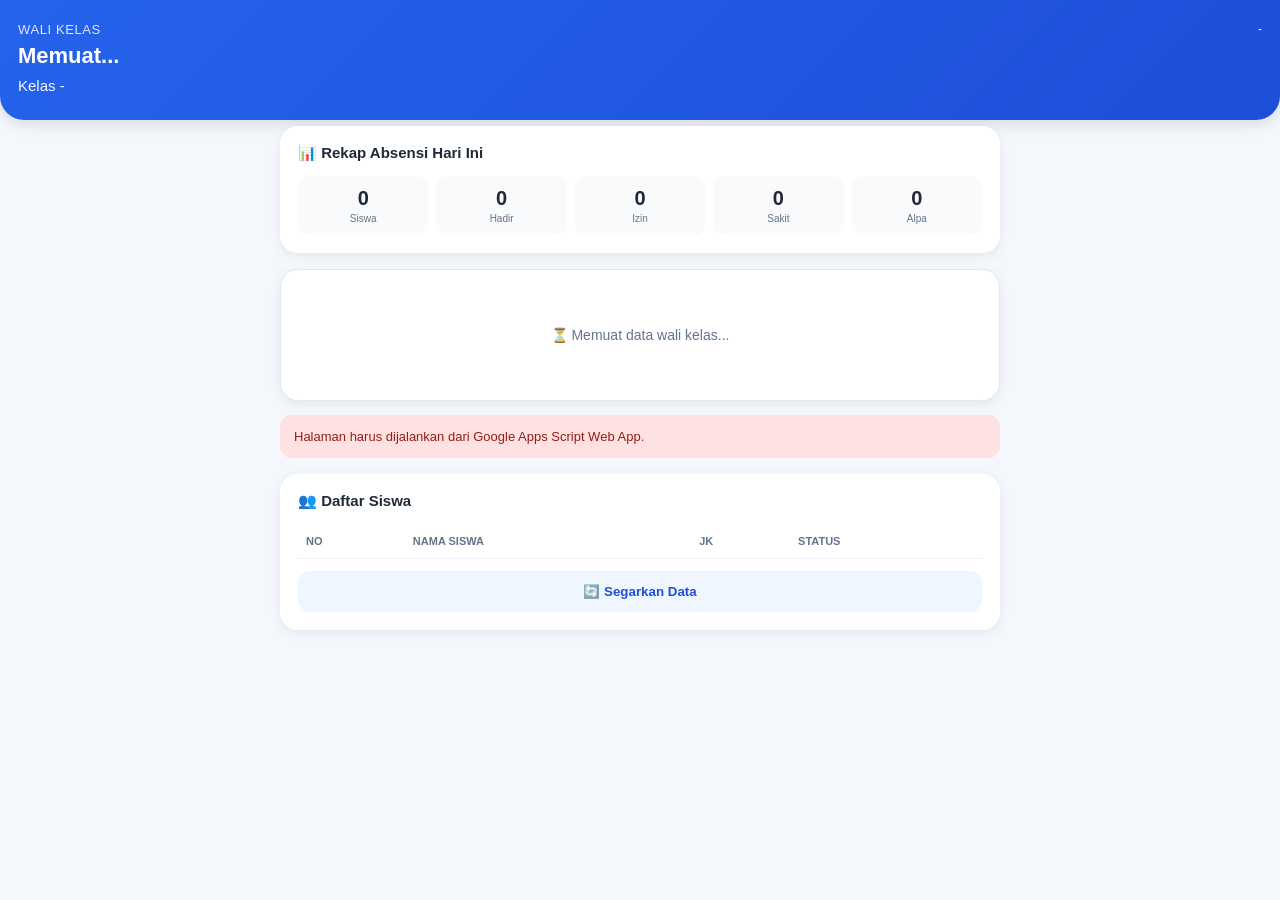
<file: WaliKelas.html>
<!DOCTYPE html>
<html lang="id">
<head>
  <meta charset="UTF-8">
  <meta name="viewport" content="width=device-width, initial-scale=1.0">
  <title>Wali Kelas - SD Inpres Kenyam</title>

  <style>
    * {
      box-sizing: border-box;
    }

    body {
      margin: 0;
      font-family: Arial, Helvetica, sans-serif;
      background: #f4f7fb;
      color: #1f2937;
    }

    .header {
      background: linear-gradient(135deg, #2563eb, #1d4ed8);
      color: white;
      padding: 22px 18px 26px;
      border-radius: 0 0 24px 24px;
      box-shadow: 0 4px 15px rgba(0,0,0,.12);
    }

    .header-top {
      display: flex;
      justify-content: space-between;
      align-items: flex-start;
      gap: 12px;
    }

    .label {
      font-size: 13px;
      opacity: .85;
      margin-bottom: 5px;
      text-transform: uppercase;
      letter-spacing: .6px;
    }

    .nama-guru {
      font-size: 22px;
      font-weight: 700;
      line-height: 1.25;
    }

    .kelas {
      margin-top: 7px;
      font-size: 15px;
      opacity: .95;
    }

    .tanggal {
      font-size: 12px;
      opacity: .9;
      text-align: right;
      white-space: nowrap;
    }

    .container {
      width: min(100% - 24px, 720px);
      margin: -10px auto 30px;
    }

    .card {
      background: white;
      border-radius: 18px;
      padding: 18px;
      margin-top: 16px;
      box-shadow: 0 3px 12px rgba(15, 23, 42, .07);
    }

    .card-title {
      font-size: 15px;
      font-weight: 700;
      margin-bottom: 14px;
    }

    .rekap {
      display: grid;
      grid-template-columns: repeat(5, 1fr);
      gap: 8px;
    }

    .rekap-box {
      background: #f8fafc;
      border-radius: 12px;
      padding: 11px 5px;
      text-align: center;
    }

    .rekap-number {
      font-size: 20px;
      font-weight: 800;
      margin-bottom: 3px;
    }

    .rekap-label {
      font-size: 10px;
      color: #64748b;
    }

    .student-card {
      text-align: center;
      padding: 22px 15px;
      border: 1px solid #e5e7eb;
    }

    .nomor {
      font-size: 12px;
      color: #64748b;
      margin-bottom: 6px;
    }

    .student-name {
      font-size: 25px;
      font-weight: 800;
      color: #111827;
      margin-bottom: 5px;
    }

    .student-jk {
      font-size: 13px;
      color: #64748b;
      margin-bottom: 20px;
    }

    .status-buttons {
      display: grid;
      grid-template-columns: 1fr 1fr;
      gap: 10px;
    }

    .status-btn {
      border: 0;
      border-radius: 12px;
      padding: 14px 8px;
      font-size: 14px;
      font-weight: 700;
      cursor: pointer;
      background: #e5e7eb;
      color: #374151;
      transition: .15s;
    }

    .status-btn:active {
      transform: scale(.97);
    }

    .status-btn.hadir {
      background: #dcfce7;
      color: #166534;
    }

    .status-btn.izin {
      background: #fef3c7;
      color: #92400e;
    }

    .status-btn.sakit {
      background: #dbeafe;
      color: #1e40af;
    }

    .status-btn.alpa {
      background: #fee2e2;
      color: #991b1b;
    }

    .status-btn:disabled {
      opacity: .55;
      cursor: wait;
    }

    .progress-wrap {
      margin-top: 16px;
    }

    .progress-info {
      display: flex;
      justify-content: space-between;
      font-size: 12px;
      color: #64748b;
      margin-bottom: 6px;
    }

    .progress {
      height: 8px;
      background: #e5e7eb;
      border-radius: 99px;
      overflow: hidden;
    }

    .progress-bar {
      height: 100%;
      width: 0;
      background: #2563eb;
      transition: width .25s;
    }

    .table-wrap {
      overflow-x: auto;
    }

    table {
      width: 100%;
      border-collapse: collapse;
      font-size: 13px;
    }

    th, td {
      padding: 11px 8px;
      border-bottom: 1px solid #eef2f7;
      text-align: left;
      white-space: nowrap;
    }

    th {
      color: #64748b;
      font-size: 11px;
      text-transform: uppercase;
    }

    .badge {
      display: inline-block;
      padding: 5px 8px;
      border-radius: 99px;
      font-size: 10px;
      font-weight: 700;
    }

    .badge-hadir {
      background: #dcfce7;
      color: #166534;
    }

    .badge-izin {
      background: #fef3c7;
      color: #92400e;
    }

    .badge-sakit {
      background: #dbeafe;
      color: #1e40af;
    }

    .badge-alpa {
      background: #fee2e2;
      color: #991b1b;
    }

    .badge-belum {
      background: #f1f5f9;
      color: #64748b;
    }

    .message {
      padding: 14px;
      border-radius: 12px;
      font-size: 13px;
      margin-top: 14px;
      display: none;
    }

    .message.error {
      display: block;
      background: #fee2e2;
      color: #991b1b;
    }

    .message.success {
      display: block;
      background: #dcfce7;
      color: #166534;
    }

    .loading {
      text-align: center;
      padding: 35px 10px;
      color: #64748b;
      font-size: 14px;
    }

    .nav-buttons {
      display: grid;
      grid-template-columns: 1fr 1fr;
      gap: 10px;
      margin-top: 14px;
    }

    .nav-btn {
      border: 0;
      border-radius: 12px;
      padding: 12px;
      font-size: 13px;
      font-weight: 700;
      cursor: pointer;
      background: #eef2f7;
      color: #334155;
    }

    .nav-btn:disabled {
      opacity: .45;
      cursor: not-allowed;
    }

    .complete-box {
      text-align: center;
      padding: 28px 12px;
    }

    .complete-icon {
      font-size: 42px;
      margin-bottom: 8px;
    }

    .complete-title {
      font-size: 22px;
      font-weight: 800;
      color: #166534;
      margin-bottom: 7px;
    }

    .complete-text {
      font-size: 13px;
      color: #64748b;
      line-height: 1.5;
    }

    .complete-btn {
      margin-top: 16px;
      border: 0;
      border-radius: 12px;
      padding: 12px 18px;
      background: #2563eb;
      color: white;
      font-weight: 700;
      cursor: pointer;
    }

    .refresh-btn {
      width: 100%;
      border: 0;
      border-radius: 12px;
      padding: 13px;
      background: #eff6ff;
      color: #1d4ed8;
      font-weight: 700;
      cursor: pointer;
      margin-top: 12px;
    }

    .empty {
      text-align: center;
      padding: 25px 10px;
      color: #64748b;
      font-size: 13px;
    }

    @media (max-width: 430px) {
      .rekap {
        gap: 5px;
      }

      .rekap-box {
        padding: 9px 2px;
      }

      .student-name {
        font-size: 22px;
      }
    }
  </style>
</head>

<body>

  <header class="header">
    <div class="header-top">
      <div>
        <div class="label">Wali Kelas</div>
        <div class="nama-guru" id="namaGuru">Memuat...</div>
        <div class="kelas" id="namaKelas">Kelas -</div>
      </div>

      <div class="tanggal" id="tanggal">-</div>
    </div>
  </header>

  <main class="container">

    <section class="card">
      <div class="card-title">📊 Rekap Absensi Hari Ini</div>

      <div class="rekap">
        <div class="rekap-box">
          <div class="rekap-number" id="jumlahSiswa">0</div>
          <div class="rekap-label">Siswa</div>
        </div>

        <div class="rekap-box">
          <div class="rekap-number" id="hadir">0</div>
          <div class="rekap-label">Hadir</div>
        </div>

        <div class="rekap-box">
          <div class="rekap-number" id="izin">0</div>
          <div class="rekap-label">Izin</div>
        </div>

        <div class="rekap-box">
          <div class="rekap-number" id="sakit">0</div>
          <div class="rekap-label">Sakit</div>
        </div>

        <div class="rekap-box">
          <div class="rekap-number" id="alpa">0</div>
          <div class="rekap-label">Alpa</div>
        </div>
      </div>
    </section>

    <section class="card student-card" id="studentCard">
      <div class="loading">Memuat daftar siswa...</div>
    </section>

    <div id="message" class="message"></div>

    <section class="card">
      <div class="card-title">👥 Daftar Siswa</div>

      <div class="table-wrap">
        <table>
          <thead>
            <tr>
              <th>No</th>
              <th>Nama Siswa</th>
              <th>JK</th>
              <th>Status</th>
            </tr>
          </thead>

          <tbody id="tabelSiswa"></tbody>
        </table>
      </div>

      <button class="refresh-btn" onclick="muatDashboard()">
        🔄 Segarkan Data
      </button>
    </section>

  </main>

  <script>
    let dashboardData = null;
    let indexSiswaAktif = 0;

    /*
     * Untuk tahap awal:
     * ID guru dapat dikirim dari Login.html melalui:
     *
     * sessionStorage.setItem("idGuru", hasil.idGuru);
     *
     * Jika belum ada, kita pakai G010 untuk pengujian.
     */
    function ambilIdGuru() {
      return (
        sessionStorage.getItem("idGuru") ||
        localStorage.getItem("idGuru") ||
        "G010"
      );
    }

    function tampilkanPesan(teks, tipe) {
      const el = document.getElementById("message");

      el.className = "message " + tipe;
      el.textContent = teks;

      setTimeout(function() {
        el.className = "message";
        el.textContent = "";
      }, 3000);
    }

    function muatDashboard(resetIndex = true, setelahMuat = null) {
      document.getElementById("studentCard").innerHTML =
        '<div class="loading">⏳ Memuat data wali kelas...</div>';

      const idGuru = ambilIdGuru();
      const indexSebelumMuat = indexSiswaAktif;

      if (
        typeof google === "undefined" ||
        !google.script ||
        !google.script.run
      ) {
        tampilkanPesan(
          "Halaman harus dijalankan dari Google Apps Script Web App.",
          "error"
        );
        return;
      }

      google.script.run
        .withSuccessHandler(function(hasil) {

          if (!hasil || !hasil.success) {
            tampilkanPesan(
              hasil && hasil.message
                ? hasil.message
                : "Data wali kelas gagal dimuat.",
              "error"
            );

            document.getElementById("studentCard").innerHTML =
              '<div class="empty">Data tidak dapat dimuat.</div>';

            return;
          }

          dashboardData = hasil;

          if (resetIndex) {
            indexSiswaAktif = 0;
          } else {
            indexSiswaAktif = Math.max(
              0,
              Math.min(
                indexSebelumMuat,
                (dashboardData.siswa || []).length - 1
              )
            );
          }

          tampilkanDashboard();

          if (typeof setelahMuat === "function") {
            setelahMuat();
          }

        })
        .withFailureHandler(function(error) {

          tampilkanPesan(
            error && error.message
              ? error.message
              : "Terjadi kesalahan saat mengambil data.",
            "error"
          );

          document.getElementById("studentCard").innerHTML =
            '<div class="empty">Gagal mengambil data.</div>';

        })
        .getAbsensiHariIniWaliKelas(idGuru);
    }

    function tampilkanDashboard() {

      const data = dashboardData;

      document.getElementById("namaGuru").textContent =
        data.guru && data.guru.namaGuru
          ? data.guru.namaGuru
          : "-";

      document.getElementById("namaKelas").textContent =
        data.kelas && data.kelas.namaKelas
          ? "Kelas " + data.kelas.namaKelas
          : "Kelas -";

      document.getElementById("tanggal").textContent =
        data.tanggal || "-";

      document.getElementById("jumlahSiswa").textContent =
        data.jumlahSiswa || 0;

      document.getElementById("hadir").textContent =
        data.rekap ? data.rekap.hadir : 0;

      document.getElementById("izin").textContent =
        data.rekap ? data.rekap.izin : 0;

      document.getElementById("sakit").textContent =
        data.rekap ? data.rekap.sakit : 0;

      document.getElementById("alpa").textContent =
        data.rekap ? data.rekap.alpa : 0;

      tampilkanSiswaAktif();
      tampilkanTabel();
    }

    function tampilkanSiswaAktif() {

      const siswa = dashboardData.siswa || [];
      const card = document.getElementById("studentCard");

      if (!siswa.length) {
        card.innerHTML =
          '<div class="empty">Belum ada siswa aktif di kelas ini.</div>';
        return;
      }

      if (indexSiswaAktif >= siswa.length) {
        indexSiswaAktif = siswa.length - 1;
      }

      // Jika semua siswa sudah memiliki status, tetap tampilkan
      // siswa terakhir agar wali kelas masih bisa melakukan koreksi.
      const semuaSudahDiabsen =
        siswa.length > 0 &&
        siswa.every(function(item) {
          return String(item.statusAbsensi || "BELUM")
            .toUpperCase() !== "BELUM";
        });

      const item = siswa[indexSiswaAktif];

      const status = String(
        item.statusAbsensi || "BELUM"
      ).toUpperCase();

      card.innerHTML = `
        <div class="nomor">
          Siswa ${indexSiswaAktif + 1} dari ${siswa.length}
        </div>

        <div class="student-name">
          ${escapeHtml(item.namaSiswa || "-")}
        </div>

        <div class="student-jk">
          ${escapeHtml(item.jk || "-")}
          ${status !== "BELUM" ? " • " + status : ""}
        </div>

        <div class="status-buttons">
          <button
            class="status-btn hadir"
            onclick="simpanStatus('HADIR')">
            ✓ HADIR
          </button>

          <button
            class="status-btn izin"
            onclick="simpanStatus('IZIN')">
            I IZIN
          </button>

          <button
            class="status-btn sakit"
            onclick="simpanStatus('SAKIT')">
            + SAKIT
          </button>

          <button
            class="status-btn alpa"
            onclick="simpanStatus('ALPA')">
            × ALPA
          </button>
        </div>

        <div class="progress-wrap">
          <div class="progress-info">
            <span>Proses absensi</span>
            <span>${indexSiswaAktif + 1}/${siswa.length}</span>
          </div>

          <div class="progress">
            <div
              class="progress-bar"
              style="width:${((indexSiswaAktif + 1) / siswa.length) * 100}%">
            </div>
          </div>

          <div class="nav-buttons">
            <button
              class="nav-btn"
              onclick="siswaSebelumnya()"
              ${indexSiswaAktif === 0 ? "disabled" : ""}>
              ← Sebelumnya
            </button>

            <button
              class="nav-btn"
              onclick="siswaBerikutnya()"
              ${indexSiswaAktif >= siswa.length - 1 ? "disabled" : ""}>
              Berikutnya →
            </button>
          </div>

          ${semuaSudahDiabsen ? `
            <div class="complete-box">
              <div class="complete-icon">✅</div>
              <div class="complete-title">Absensi Selesai</div>
              <div class="complete-text">
                Semua ${siswa.length} siswa sudah memiliki status absensi hari ini.
                Status tetap bisa dikoreksi dengan memilih siswa lain.
              </div>
            </div>
          ` : ""}
        </div>
      `;
    }

    function simpanStatus(status) {

      const siswa = dashboardData.siswa || [];

      if (!siswa.length) {
        return;
      }

      const item = siswa[indexSiswaAktif];
      const indexSaatIni = indexSiswaAktif;

      const buttons =
        document.querySelectorAll(".status-btn");

      buttons.forEach(function(btn) {
        btn.disabled = true;
      });

      const data = {
        idGuru: ambilIdGuru(),
        idSiswa: item.idSiswa,
        status: status,
        keterangan: ""
      };

      google.script.run
        .withSuccessHandler(function(hasil) {

          if (!hasil || !hasil.success) {

            tampilkanPesan(
              hasil && hasil.message
                ? hasil.message
                : "Absensi gagal disimpan.",
              "error"
            );

            tampilkanSiswaAktif();
            return;
          }

          // Simpan status lokal sementara agar perpindahan
          // siswa tidak kembali ke indeks 0.
          item.statusAbsensi = status;

          tampilkanPesan(
            item.namaSiswa + " → " + status,
            "success"
          );

          // Ambil data terbaru dari backend, tetapi pertahankan
          // posisi siswa yang sedang diproses.
          muatDashboard(false, function() {

            const jumlahSiswa =
              dashboardData.siswa
                ? dashboardData.siswa.length
                : 0;

            if (indexSaatIni < jumlahSiswa - 1) {

              indexSiswaAktif =
                indexSaatIni + 1;

              tampilkanSiswaAktif();

            } else {

              // Sudah di siswa terakhir.
              indexSiswaAktif =
                Math.max(0, jumlahSiswa - 1);

              tampilkanSiswaAktif();

            }

          });

        })
        .withFailureHandler(function(error) {

          tampilkanPesan(
            error && error.message
              ? error.message
              : "Gagal menyimpan absensi.",
            "error"
          );

          tampilkanSiswaAktif();

        })
        .simpanAbsensiWaliKelas(data);
    }

    function siswaSebelumnya() {

      if (
        !dashboardData ||
        !dashboardData.siswa ||
        indexSiswaAktif <= 0
      ) {
        return;
      }

      indexSiswaAktif--;
      tampilkanSiswaAktif();
    }

    function siswaBerikutnya() {

      if (
        !dashboardData ||
        !dashboardData.siswa
      ) {
        return;
      }

      if (
        indexSiswaAktif <
        dashboardData.siswa.length - 1
      ) {
        indexSiswaAktif++;
        tampilkanSiswaAktif();
      }
    }

    function tampilkanTabel() {

      const tbody =
        document.getElementById("tabelSiswa");

      const siswa =
        dashboardData.siswa || [];

      if (!siswa.length) {
        tbody.innerHTML =
          '<tr><td colspan="4" class="empty">Belum ada siswa.</td></tr>';
        return;
      }

      tbody.innerHTML =
        siswa.map(function(item, index) {

          const status =
            String(
              item.statusAbsensi || "BELUM"
            ).toUpperCase();

          return `
            <tr>
              <td>${index + 1}</td>
              <td>${escapeHtml(item.namaSiswa || "-")}</td>
              <td>${escapeHtml(item.jk || "-")}</td>
              <td>
                <span class="badge badge-${status.toLowerCase()}">
                  ${status}
                </span>
              </td>
            </tr>
          `;

        }).join("");
    }

    function escapeHtml(value) {

      return String(value)
        .replace(/&/g, "&amp;")
        .replace(/</g, "&lt;")
        .replace(/>/g, "&gt;")
        .replace(/"/g, "&quot;")
        .replace(/'/g, "&#039;");
    }

    window.addEventListener("load", function() {
      muatDashboard();
    });
  </script>

</body>
</html>
</file>
<file: style.css>
*{box-sizing:border-box}body{margin:0;font-family:system-ui,-apple-system,"Segoe UI",sans-serif;background:#f4f7fb;color:#172033}.hidden{display:none!important}.login-page{min-height:100vh;display:grid;place-items:center;padding:20px}.login-card,.panel,.stats>div{background:#fff;border:1px solid #e4e7ec;border-radius:18px;box-shadow:0 8px 24px rgba(16,24,40,.05)}.login-card{width:min(430px,100%);padding:32px}.logo{font-size:42px}.eyebrow{font-size:11px;font-weight:800;letter-spacing:.12em;color:#175cd3}.login-card h1{margin:6px 0}.muted{color:#667085}.login-card label{display:block;margin-top:16px;font-weight:700}.login-card input,.form-grid input,.form-grid select{display:block;width:100%;margin-top:6px;padding:11px;border:1px solid #d0d5dd;border-radius:10px;font:inherit}.primary,.ghost,.danger{border:0;border-radius:10px;padding:11px 14px;font-weight:800;cursor:pointer}.primary{background:#2563eb;color:#fff}.small{padding:9px 12px}.ghost{background:#eef2f6;color:#344054}.danger{background:#fee4e2;color:#b42318}.login-card .primary{width:100%;margin-top:20px}.message{min-height:24px;margin-top:12px}.message.error{color:#b42318}.message.success{color:#067647}.login-card small{display:inline-block;margin-top:12px;padding:5px 9px;border-radius:999px;background:#fff7ed;color:#9a3412}.topbar{max-width:1200px;margin:auto;padding:24px 18px;display:flex;justify-content:space-between;align-items:center}.topbar h2{margin:4px 0}.nav{max-width:1200px;margin:auto;padding:0 18px 15px;display:flex;gap:7px;flex-wrap:wrap}.nav button{border:0;background:#eaf2ff;color:#175cd3;padding:9px 12px;border-radius:9px;font-weight:750;cursor:pointer}.container{max-width:1200px;margin:auto;padding:0 18px 40px}.stats{display:grid;grid-template-columns:repeat(4,1fr);gap:14px;margin-bottom:16px}.stats.three{grid-template-columns:repeat(3,1fr)}.stats>div{padding:18px}.stats b{font-size:23px;display:block}.stats span{display:block;color:#667085;margin-top:5px}.stats strong{font-size:27px}.panel{padding:19px;margin-bottom:16px}.panel-head{display:flex;align-items:center;justify-content:space-between;gap:12px;margin-bottom:14px}.panel h3{margin:0}.cards{display:grid;grid-template-columns:repeat(auto-fit,minmax(230px,1fr));gap:12px}.card{border:1px solid #e4e7ec;border-radius:13px;padding:15px}.card h4{margin:0 0 7px}.card p{margin:5px 0;color:#667085;font-size:13px}.table-wrap{overflow:auto}.table{width:100%;border-collapse:collapse;font-size:13px}.table th,.table td{padding:9px;border-bottom:1px solid #eaecf0;text-align:left;white-space:nowrap}.table th{background:#f9fafb}.actions{display:flex;gap:5px}.actions button{border:0;border-radius:8px;padding:7px 9px;cursor:pointer;font-weight:700}.edit{background:#eaf2ff;color:#175cd3}.del{background:#fee4e2;color:#b42318}.students{display:grid;gap:9px}.student{display:flex;justify-content:space-between;align-items:center;gap:12px;border:1px solid #e4e7ec;border-radius:13px;padding:12px}.student h4{margin:0 0 3px}.student p{margin:0;color:#667085;font-size:13px}.status-btns{display:flex;gap:5px;flex-wrap:wrap}.status-btns button{border:0;border-radius:8px;padding:7px 9px;font-weight:750;cursor:pointer}.status-btns button.active{outline:2px solid #93c5fd;background:#dbeafe;color:#1d4ed8}.empty{text-align:center;padding:25px;border:1px dashed #d0d5dd;border-radius:12px;color:#667085}.modal{position:fixed;inset:0;background:rgba(16,24,40,.45);display:grid;place-items:center;padding:18px;z-index:20}.modal-card{width:min(760px,100%);max-height:90vh;overflow:auto;background:#fff;border-radius:18px;padding:20px}.form-grid{display:grid;grid-template-columns:repeat(2,1fr);gap:12px}.form-grid label{font-weight:700;font-size:13px}.form-grid .full{grid-column:1/-1}.form-actions{display:flex;justify-content:flex-end;gap:8px;margin-top:18px}.hint{font-size:12px;color:#667085;font-weight:400}@media(max-width:700px){.stats,.stats.three{grid-template-columns:repeat(2,1fr)}.form-grid{grid-template-columns:1fr}.form-grid .full{grid-column:auto}.student{align-items:flex-start;flex-direction:column}.topbar{align-items:flex-start;gap:12px}}
</file>
<file: Guru.css>
:root{font-family:Inter,system-ui,"Segoe UI",sans-serif;color:#172033;background:#f3f6fb}*{box-sizing:border-box}body{margin:0}.hidden{display:none!important}.login-wrap{min-height:100vh;display:grid;place-items:center;padding:24px;background:linear-gradient(145deg,#eef4ff,#f8fafc)}.login-card{width:min(430px,100%);background:#fff;border:1px solid #e6ebf2;border-radius:24px;padding:34px;box-shadow:0 20px 55px #0f172a17}.brand-mark{font-size:42px}.eyebrow{font-size:12px;font-weight:800;letter-spacing:.12em;color:#2563eb;margin:8px 0}.login-card h1,.topbar h2{margin:4px 0}.muted{color:#667085}.login-card label{display:block;font-size:14px;font-weight:700;margin-top:18px}.login-card input{display:block;width:100%;margin-top:7px;padding:13px 14px;border:1px solid #d8dee9;border-radius:12px;font:inherit}.login-card input:focus{outline:3px solid #2563eb20;border-color:#2563eb}button{font:inherit;font-weight:750;border:0;border-radius:12px;padding:11px 15px;cursor:pointer}.primary{width:100%;margin-top:22px;background:#2563eb;color:#fff}button:disabled{opacity:.55}.ghost{background:#eef2f7;color:#344054}.danger{color:#b42318}.message{min-height:24px;margin-top:12px;font-size:14px}.message.error{color:#b42318}.message.success{color:#067647}.dev-badge{display:inline-block;padding:6px 9px;border-radius:999px;background:#fff7ed;color:#9a3412;font-size:11px;font-weight:800}.app{max-width:1200px;margin:auto;padding:26px}.topbar{display:flex;justify-content:space-between;gap:16px;margin-bottom:22px}.hero{display:grid;grid-template-columns:repeat(3,1fr);gap:14px;margin-bottom:18px}.hero.four{grid-template-columns:repeat(4,1fr)}.hero>div,.panel{background:#fff;border:1px solid #e6ebf2;border-radius:18px;box-shadow:0 8px 24px #0f172a0a}.hero>div{padding:20px}.hero p{color:#667085;margin:8px 0 3px}.hero strong{font-size:27px}.panel{padding:20px;margin-bottom:18px}.panel-head{display:flex;justify-content:space-between;gap:12px;margin-bottom:16px}.panel-head h3{margin:0 0 4px}.panel-head p{margin:0;color:#667085}.cards{display:grid;grid-template-columns:repeat(auto-fit,minmax(240px,1fr));gap:12px}.schedule{border:1px solid #e4e7ec;border-radius:15px;padding:16px}.schedule h4{margin:0 0 8px}.schedule p{margin:5px 0;color:#667085}.schedule button{margin-top:10px;background:#eaf2ff;color:#175cd3}.student-list{display:grid;gap:10px}.student{display:grid;grid-template-columns:minmax(180px,1fr) auto;align-items:center;gap:12px;padding:14px;border:1px solid #e4e7ec;border-radius:14px}.student h4{margin:0 0 4px}.student p{margin:0;color:#667085;font-size:13px}.status-actions{display:flex;gap:6px;flex-wrap:wrap;justify-content:flex-end}.status-actions button{padding:8px 10px;font-size:12px;background:#f2f4f7}.status-actions button.active{background:#dbeafe;color:#1d4ed8;outline:2px solid #93c5fd}.loading{padding:12px 16px;border-radius:12px;background:#eff6ff;color:#1d4ed8;margin-bottom:14px}.empty{padding:28px;text-align:center;color:#667085;border:1px dashed #d0d5dd;border-radius:14px}.toast{position:fixed;right:18px;bottom:18px;z-index:20;max-width:360px;padding:12px 16px;border-radius:12px;background:#101828;color:#fff;opacity:0;transform:translateY(10px);transition:.2s}.toast.show{opacity:1;transform:none}@media(max-width:720px){.app{padding:16px}.hero,.hero.four{grid-template-columns:repeat(2,1fr)}.student{grid-template-columns:1fr}.status-actions{justify-content:flex-start}.panel-head{flex-direction:column}}
</file>
